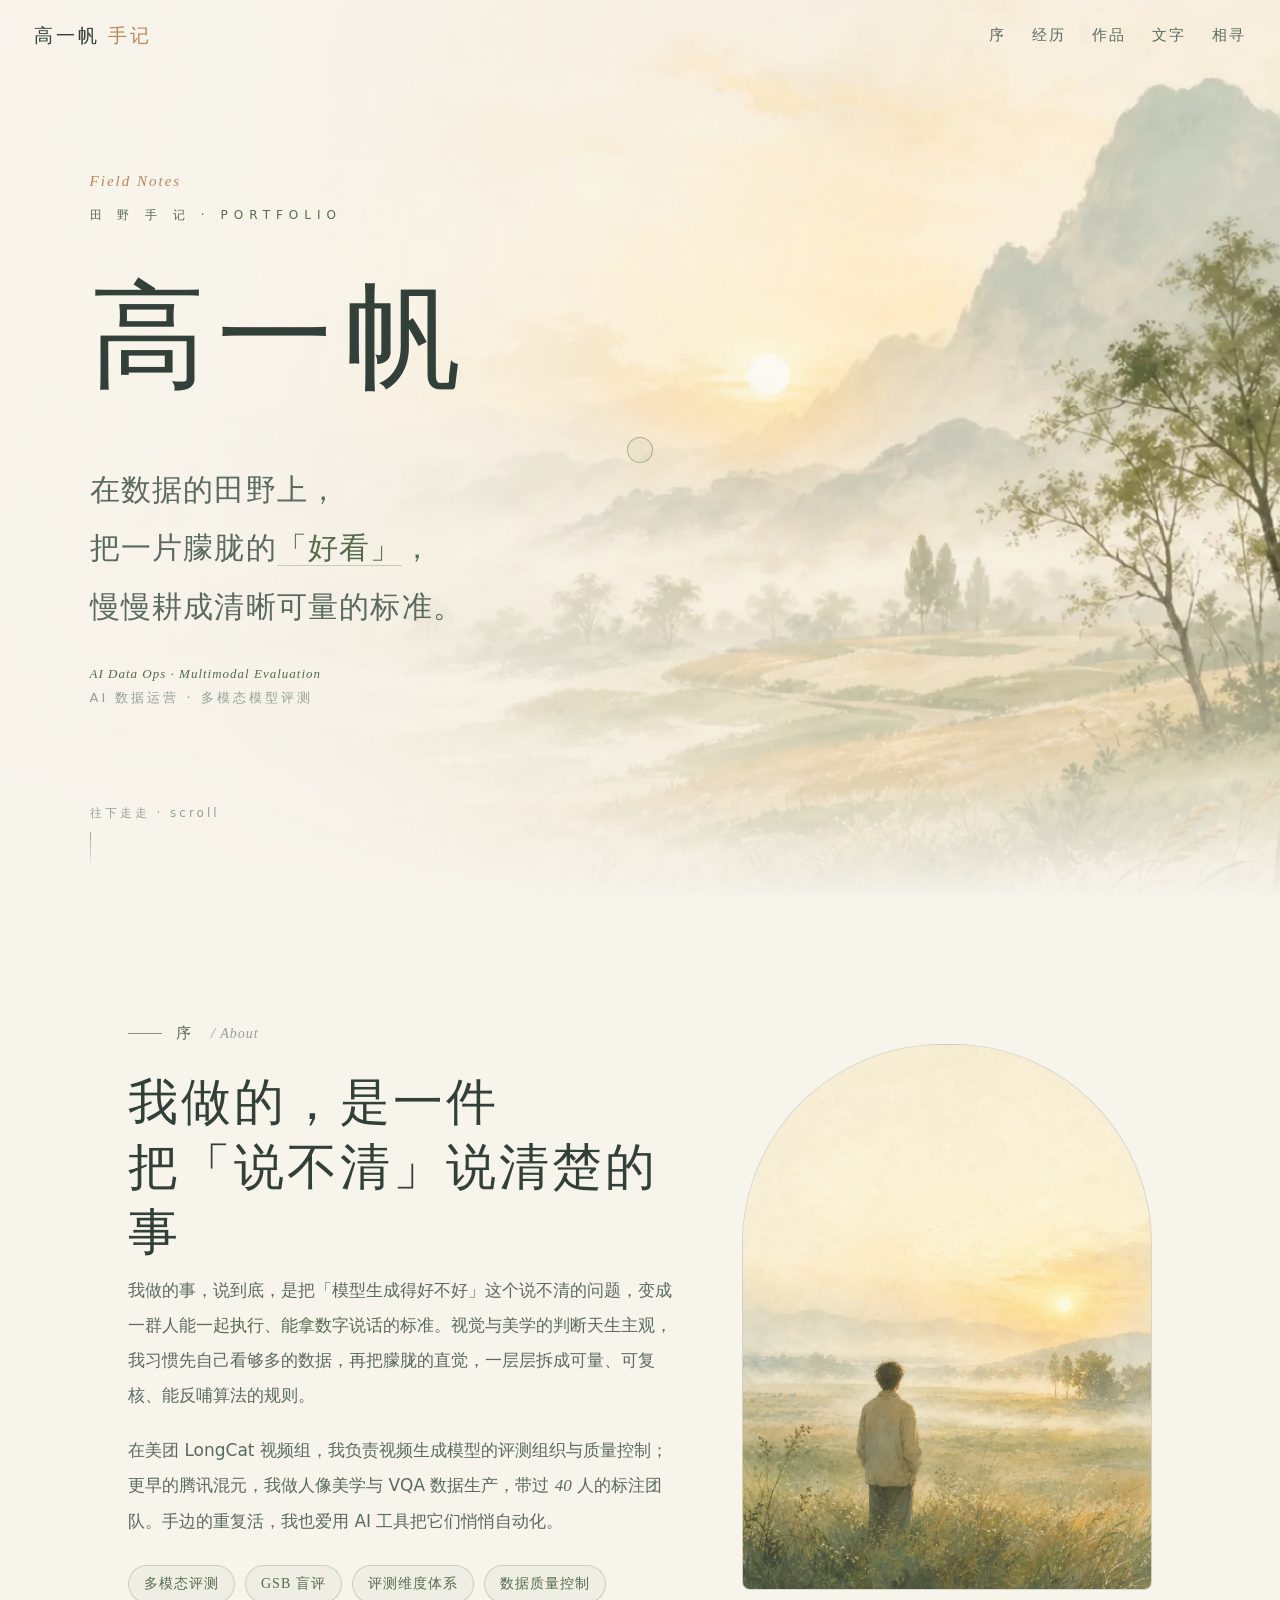
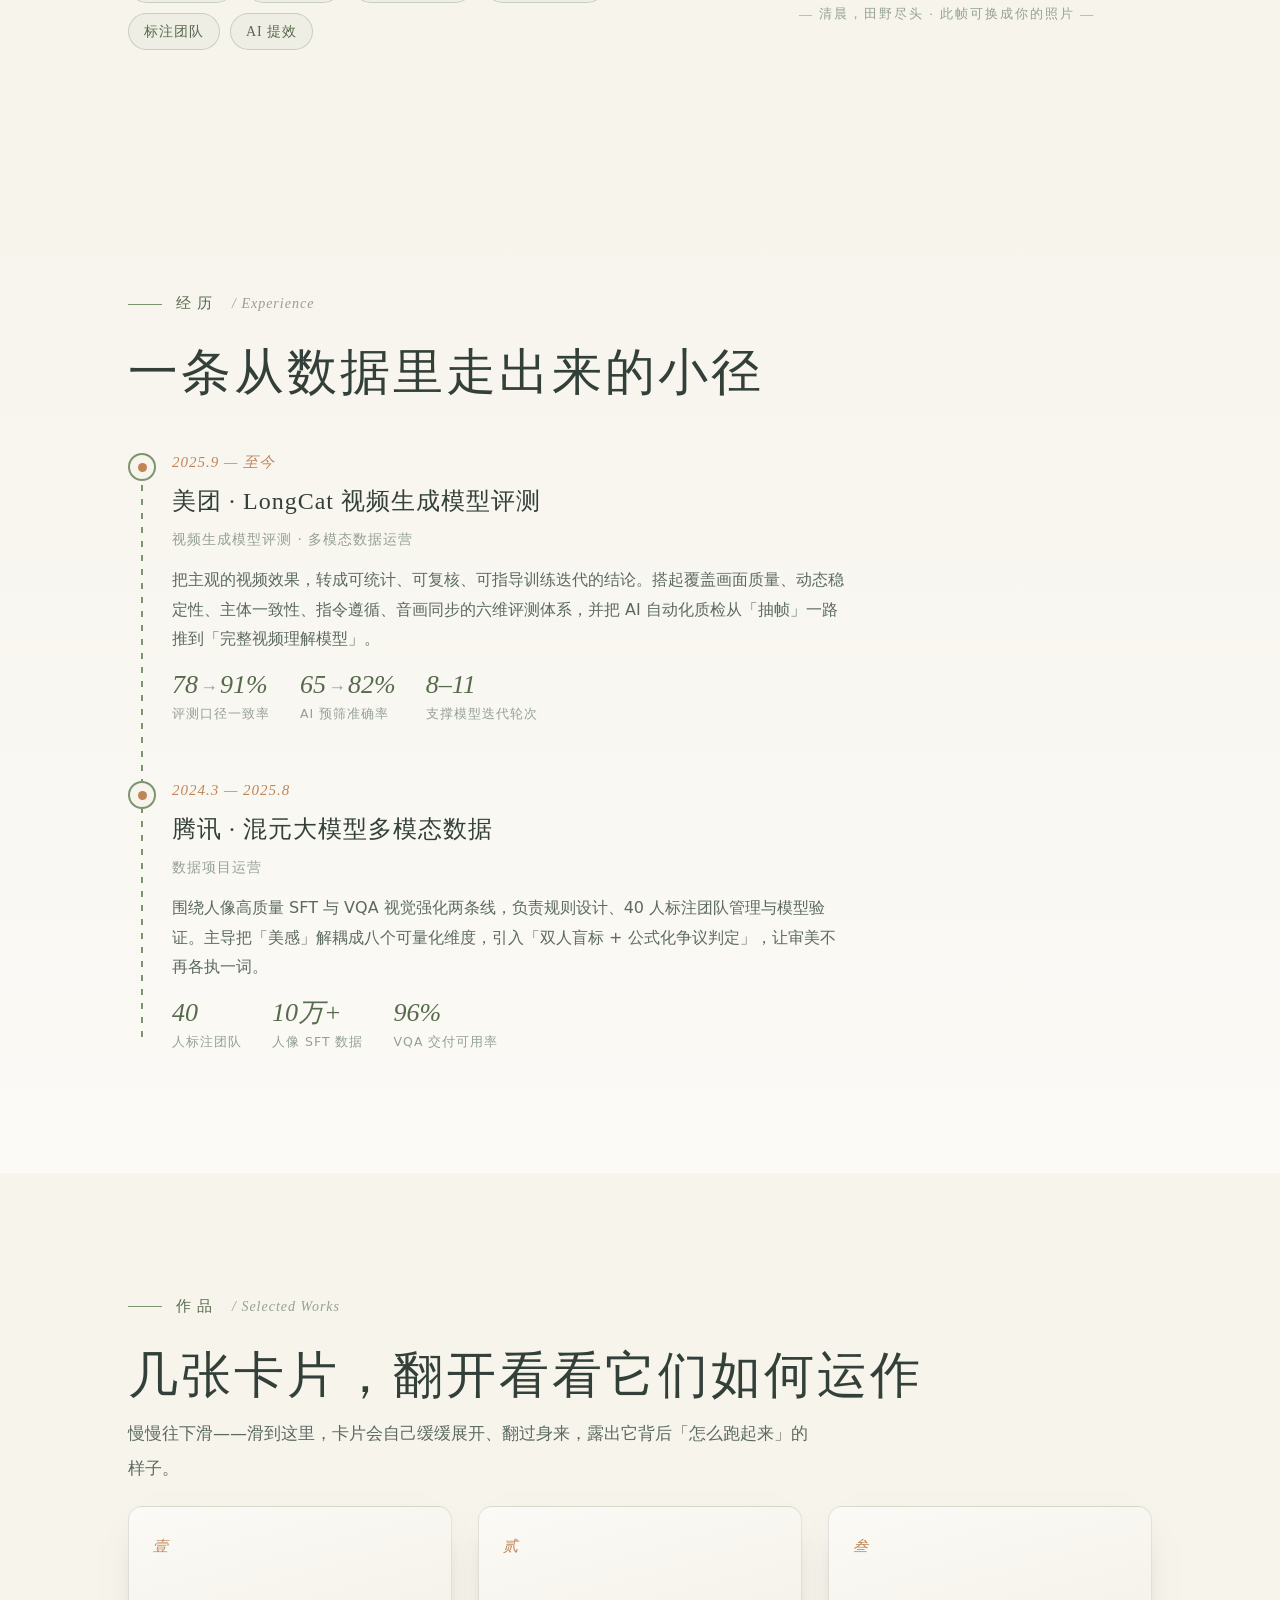
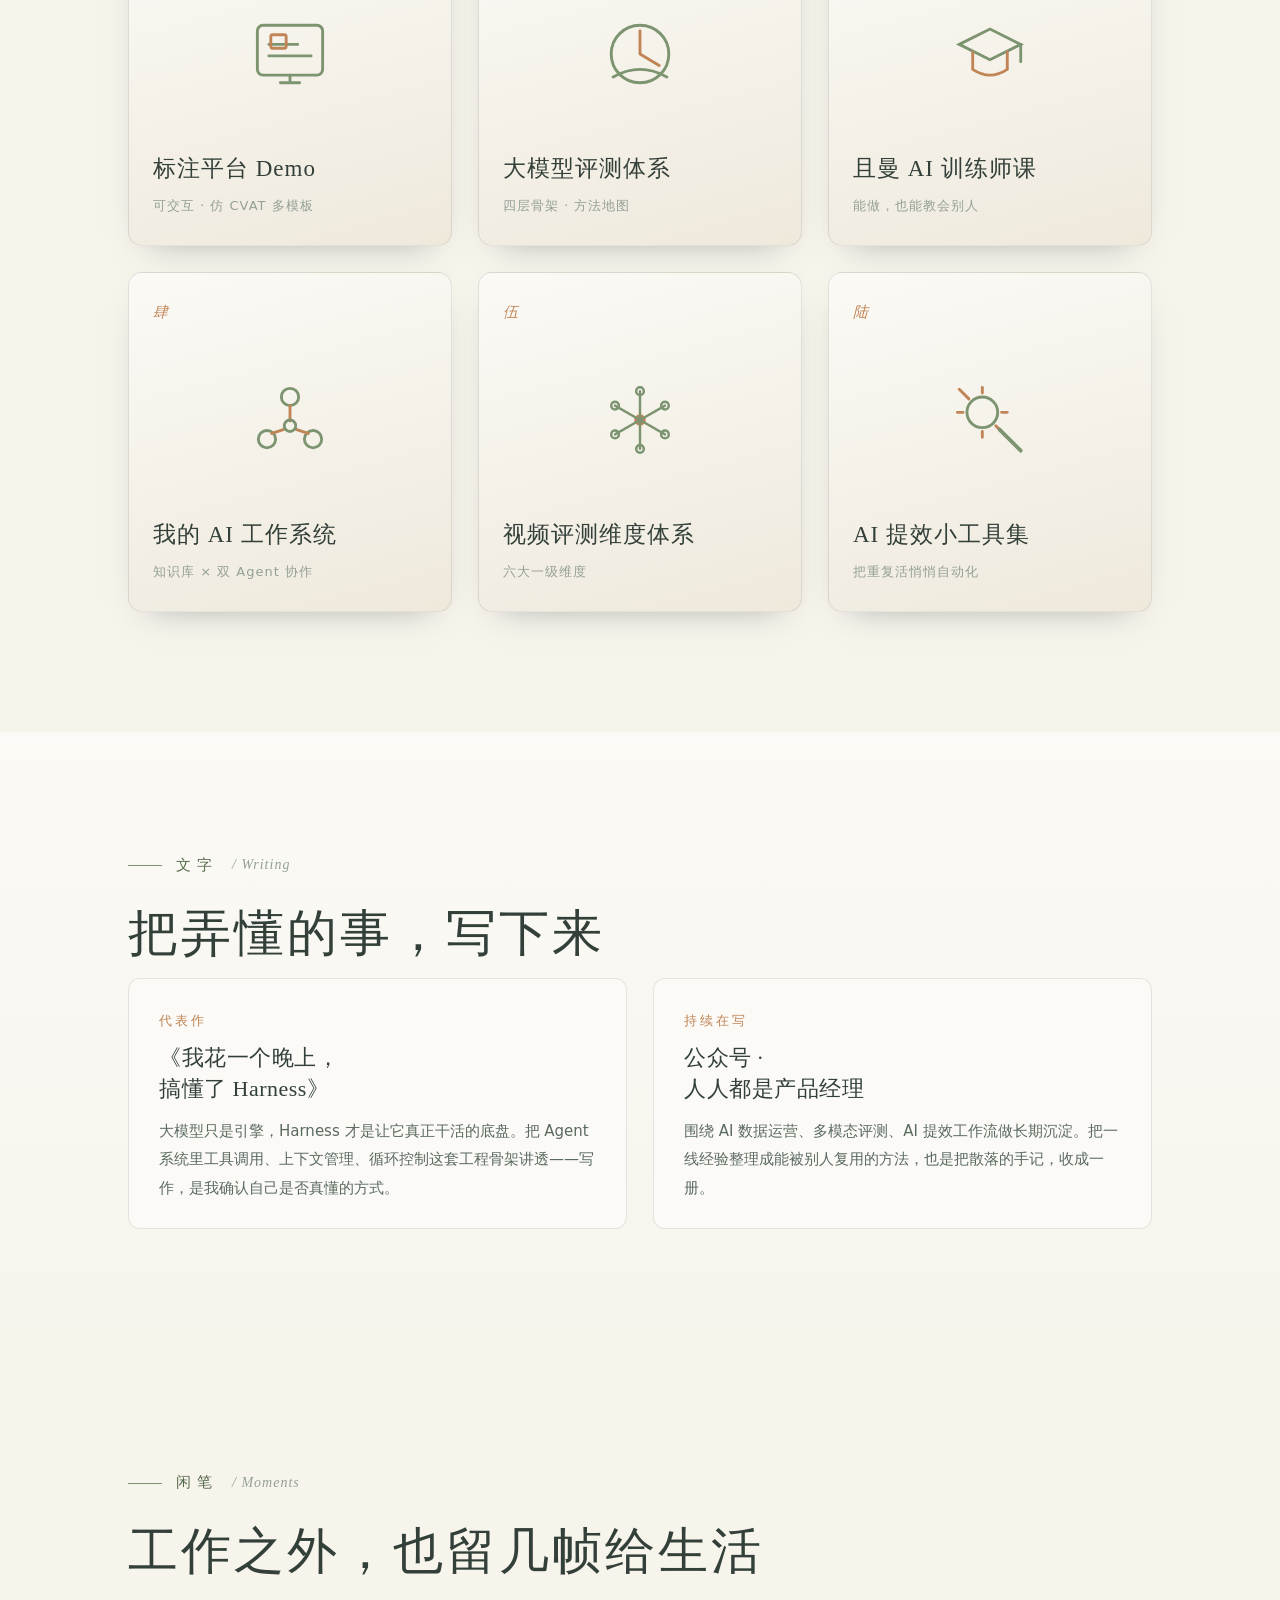
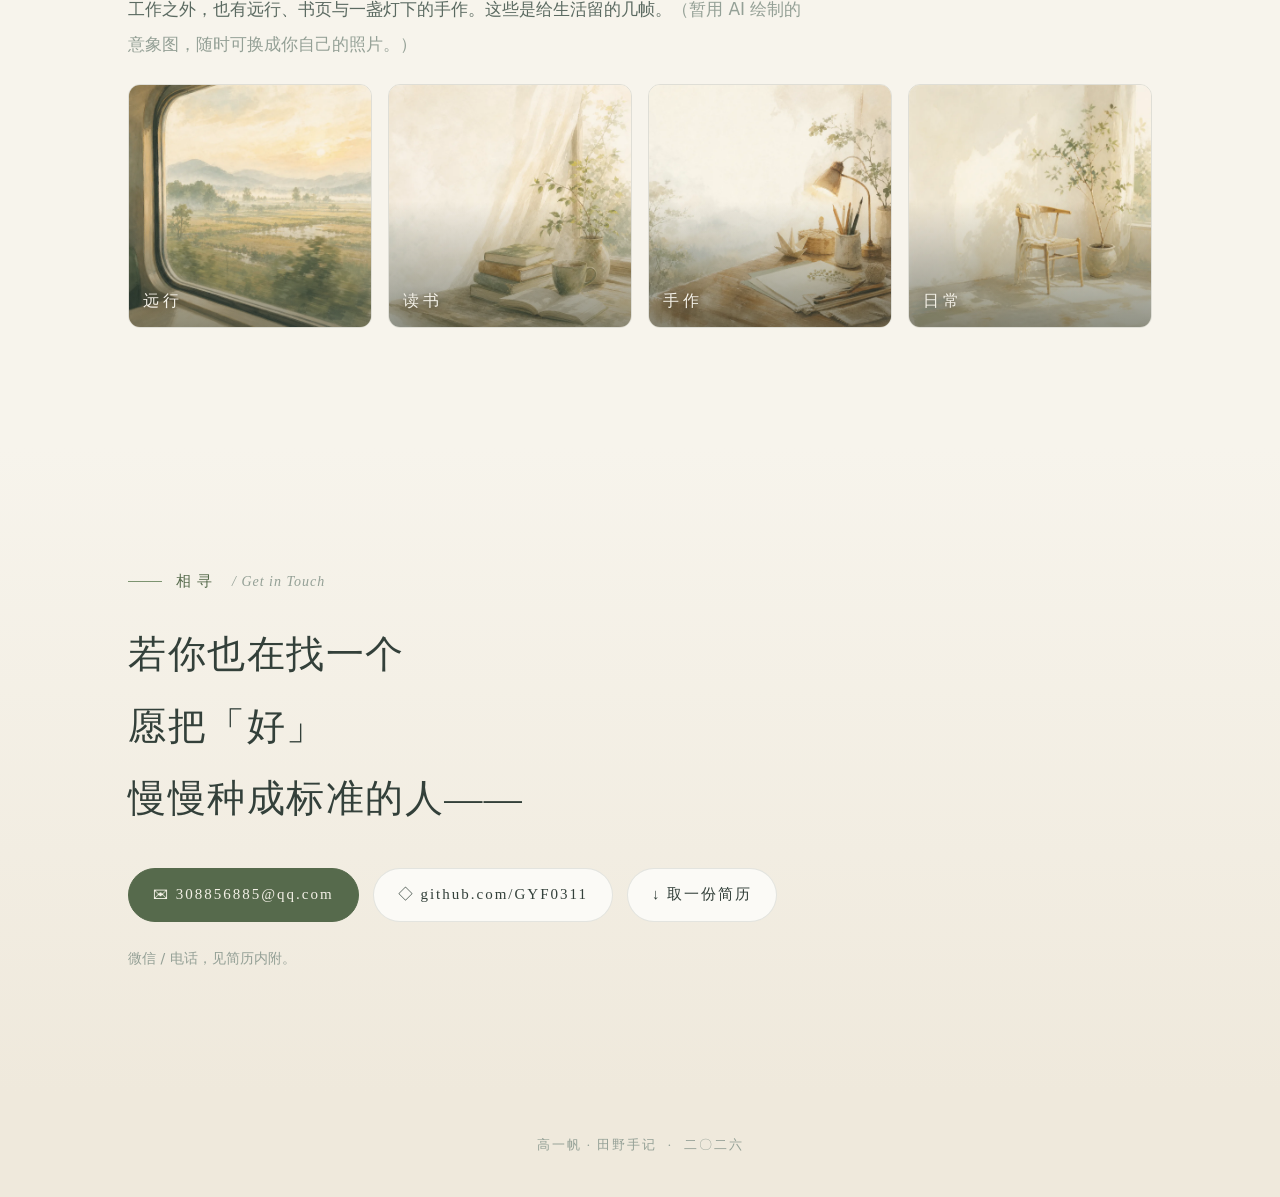
<file: index.html>
<!doctype html>
<html lang="zh-CN">
<head>
<meta charset="UTF-8" />
<meta name="viewport" content="width=device-width, initial-scale=1" />
<meta name="theme-color" content="#f7f4ec" />
<link rel="icon" type="image/svg+xml" href="assets/favicon.svg" />
<title>高一帆 · 手记</title>
<meta name="description" content="高一帆的个人手记 — 在 AI 的田野上，把一片朦胧的「好」，耕成清晰可量的标准。AI 数据运营 · 多模态模型评测。" />
<meta property="og:title" content="高一帆 · 手记" />
<meta property="og:description" content="把主观的「好」，耕成可丈量的标准。" />
<style>
/* ============================================================
   高一帆 · 手记 —— 田园诗意 · 白
   自包含单文件，无外链、无 CDN、离线可开
   ============================================================ */
:root{
  --paper:#f7f4ec; --paper-2:#efe9dc; --mist:#fbfaf6;
  --ink:#33403a; --ink-soft:#5b6a61; --ink-faint:#94a096;
  --moss:#7d9471; --moss-deep:#566a4c;
  --terra:#c08457; --sky:#a9c2cc; --gold:#d8b45f;
  --line:rgba(51,64,58,.12);
  --serif:"Songti SC","STSong","SimSun","Noto Serif SC","Source Han Serif SC",serif;
  --sans:"PingFang SC","Hiragino Sans GB","Microsoft YaHei",system-ui,-apple-system,sans-serif;
  --latin:Georgia,"Times New Roman",serif;
  --maxw:1080px;
}
*{box-sizing:border-box;margin:0;padding:0}
html{scroll-behavior:smooth;color-scheme:light}
body{
  font-family:var(--sans); color:var(--ink); background:var(--paper);
  line-height:1.85; -webkit-font-smoothing:antialiased; overflow-x:hidden;
}
a{color:inherit;text-decoration:none}
img{max-width:100%;display:block}

/* 交互与无障碍基线 */
a,button,.card3d,.c-btn,.moment{touch-action:manipulation;-webkit-tap-highlight-color:transparent}
a:focus-visible,button:focus-visible,.card3d:focus-visible,.c-btn:focus-visible{
  outline:2px solid var(--moss);outline-offset:3px;border-radius:5px}
section[id],header[id]{scroll-margin-top:82px}
.chap-title,.cover-poem,.milestone h3,.card-front h3,.letter h3,.sign-poem{text-wrap:balance}
.s-num,.big-num,.milestone .when{font-variant-numeric:tabular-nums}
/* 跳到正文 */
.skip{position:absolute;left:-999px;top:8px;z-index:200;background:var(--moss-deep);color:#f3f0e6;
  padding:10px 18px;border-radius:8px;font-family:var(--serif);letter-spacing:2px}
.skip:focus{left:16px}

/* 纸张纹理 + 微噪点 */
body::before{
  content:""; position:fixed; inset:0; z-index:1; pointer-events:none; opacity:.5;
  background-image:url("data:image/svg+xml,%3Csvg xmlns='http://www.w3.org/2000/svg' width='140' height='140'%3E%3Cfilter id='n'%3E%3CfeTurbulence type='fractalNoise' baseFrequency='0.85' numOctaves='2' stitchTiles='stitch'/%3E%3CfeColorMatrix type='saturate' values='0'/%3E%3C/filter%3E%3Crect width='100%25' height='100%25' filter='url(%23n)' opacity='0.045'/%3E%3C/svg%3E");
  mix-blend-mode:multiply;
}

.wrap{max-width:var(--maxw);margin:0 auto;padding:0 28px;position:relative;z-index:2}

/* 自定义光标跟随点（桌面） */
.cursor-dot{position:fixed;top:0;left:0;width:26px;height:26px;border-radius:50%;
  border:1px solid rgba(125,148,113,.55);background:rgba(125,148,113,.06);
  transform:translate(-50%,-50%);pointer-events:none;z-index:9999;
  transition:width .25s,height .25s,background .25s,border-color .25s;mix-blend-mode:multiply}
.cursor-dot.big{width:64px;height:64px;background:rgba(216,180,95,.10);border-color:rgba(216,180,95,.5)}
@media (hover:none){.cursor-dot{display:none}}

/* ---------------- 顶部细导航 ---------------- */
#nav{position:fixed;top:0;left:0;right:0;z-index:80;
  display:flex;align-items:center;justify-content:space-between;
  padding:18px max(34px,env(safe-area-inset-right)) 18px max(34px,env(safe-area-inset-left));
  transition:padding .4s,background .4s,box-shadow .4s}
#nav.solid{background:rgba(247,244,236,.82);backdrop-filter:blur(10px);
  box-shadow:0 1px 0 var(--line);padding:12px 34px}
#nav .brand{font-family:var(--serif);font-size:19px;letter-spacing:3px;color:var(--ink)}
#nav .seal{color:var(--terra)}
#nav .links{display:flex;gap:26px;font-family:var(--serif);font-size:15px;letter-spacing:2px;color:var(--ink-soft)}
#nav .links a{position:relative;transition:color .25s}
#nav .links a::after{content:"";position:absolute;left:0;bottom:-4px;width:0;height:1px;background:var(--moss);transition:width .3s}
#nav .links a:hover{color:var(--moss-deep)}
#nav .links a:hover::after{width:100%}
#nav .menu{display:none;font-size:22px;color:var(--ink);background:none;border:0;cursor:pointer}

/* ---------------- 封面 ---------------- */
#cover{position:relative;height:100vh;min-height:620px;overflow:hidden;z-index:2}
#scene{position:absolute;inset:0;z-index:1}
#scene .scene-img{position:absolute;inset:-8%;background-image:url("assets/img/hero-bg.webp");
  background-size:cover;background-position:74% 46%}
.layer{will-change:transform;transition:transform .18s ease-out}
#cover .veil-left{position:absolute;inset:0;z-index:2;pointer-events:none;
  background:linear-gradient(100deg,rgba(247,244,236,.94) 0%,rgba(247,244,236,.78) 24%,rgba(247,244,236,.34) 46%,rgba(247,244,236,0) 66%)}
#cover .veil{position:absolute;left:0;right:0;bottom:0;height:38%;z-index:2;pointer-events:none;
  background:linear-gradient(to bottom,rgba(247,244,236,0) 0%,rgba(247,244,236,.5) 58%,var(--paper) 100%)}
.cover-copy{position:absolute;z-index:3;left:0;top:50%;transform:translateY(-52%);text-align:left;
  padding:0 24px 0 max(48px,7vw);max-width:min(780px,94vw)}
.cover-en{font-family:var(--latin);font-style:italic;font-size:15px;letter-spacing:2px;color:var(--terra);
  opacity:0;animation:fadeUp 1.1s .25s forwards}
.cover-kicker{font-family:var(--sans);letter-spacing:6px;font-size:12px;color:var(--moss-deep);
  margin-top:8px;opacity:0;animation:fadeUp 1.1s .35s forwards}
.cover-name{font-family:var(--serif);font-weight:400;font-size:clamp(52px,11vw,116px);letter-spacing:.1em;
  color:var(--ink);margin:4px 0 2px;
  opacity:0;animation:fadeUp 1.2s .5s forwards}
.cover-poem{font-family:var(--serif);font-size:clamp(19px,2.6vw,30px);color:var(--ink-soft);
  letter-spacing:.04em;line-height:1.95;max-width:18em;margin:16px 0 0;
  opacity:0;animation:fadeUp 1.3s .85s forwards}
.cover-poem .hl{color:var(--moss-deep);border-bottom:1px solid rgba(125,148,113,.4);padding-bottom:1px}
.cover-sub{font-family:var(--sans);font-size:13px;letter-spacing:3px;color:var(--ink-faint);margin-top:26px;
  opacity:0;animation:fadeUp 1.3s 1.15s forwards}
.cover-sub .en{font-family:var(--latin);font-style:italic;letter-spacing:1px;color:var(--moss-deep)}
.scroll-cue{position:absolute;left:max(48px,7vw);bottom:34px;z-index:4;text-align:left;
  font-family:var(--sans);font-size:12px;letter-spacing:3px;color:var(--ink-faint);
  opacity:0;animation:fadeIn 1.4s 1.6s forwards}
.scroll-cue .arrow{display:block;margin:8px 0 0;width:1px;height:34px;background:linear-gradient(var(--ink-faint),transparent);
  animation:cue 2.2s ease-in-out infinite}
@keyframes cue{0%,100%{transform:scaleY(.5);opacity:.4;transform-origin:top}50%{transform:scaleY(1);opacity:1;transform-origin:top}}
@keyframes fadeUp{from{opacity:0;transform:translateY(26px)}to{opacity:1;transform:none}}
@keyframes fadeIn{from{opacity:0}to{opacity:1}}

/* ---------------- 通用区块 ---------------- */
section.chapter{position:relative;z-index:2;padding:120px 0;background:var(--paper)}
.chap-mark{font-family:var(--serif);font-size:15px;letter-spacing:6px;color:var(--moss-deep);
  display:flex;align-items:center;gap:14px;margin-bottom:22px}
.chap-mark::before{content:"";width:34px;height:1px;background:var(--moss)}
.chap-mark .en{font-family:var(--latin);font-style:italic;font-size:14px;letter-spacing:1px;color:var(--ink-faint)}
.chap-mark .en::before{content:"/ "}
.chap-title{font-family:var(--serif);font-weight:400;font-size:clamp(30px,4.4vw,50px);
  letter-spacing:.06em;line-height:1.3;color:var(--ink);margin-bottom:8px}
.prose{font-size:17px;color:var(--ink-soft);max-width:40em;line-height:2.05}
.prose + .prose{margin-top:20px}
.prose .ink{color:var(--moss-deep);font-family:var(--serif)}
.big-num{font-family:var(--latin);font-style:italic}

/* 落款印章 */
.seal-stamp{display:inline-flex;align-items:center;justify-content:center;width:52px;height:52px;
  border:1.5px solid var(--terra);border-radius:8px;color:var(--terra);font-family:var(--serif);
  font-size:22px;letter-spacing:-2px;line-height:1;transform:rotate(-4deg)}

/* reveal（仅在 JS 开启时隐藏，避免无 JS 空白） */
.js .reveal{opacity:0;transform:translateY(34px);transition:opacity 1s cubic-bezier(.2,.7,.2,1),transform 1s cubic-bezier(.2,.7,.2,1)}
.js .reveal.in{opacity:1;transform:none}
.js .reveal.d1{transition-delay:.1s}.js .reveal.d2{transition-delay:.22s}.js .reveal.d3{transition-delay:.34s}
.js .reveal.d4{transition-delay:.46s}.js .reveal.d5{transition-delay:.58s}

/* 序 · About 布局 */
.about-grid{display:grid;grid-template-columns:1.15fr .85fr;gap:60px;align-items:center}
.about-portrait{position:relative}
.about-portrait .frame img{width:100%;height:100%;object-fit:cover;display:block}
.about-portrait .frame{border:1px solid var(--line);border-radius:200px 200px 8px 8px;overflow:hidden;
  background:linear-gradient(160deg,#eef0e6,#e7ddcb);aspect-ratio:3/4}
.about-portrait figcaption{font-family:var(--serif);font-size:13px;color:var(--ink-faint);text-align:center;margin-top:12px;letter-spacing:2px}
.chips{display:flex;flex-wrap:wrap;gap:10px;margin-top:26px}
.chip{font-family:var(--serif);font-size:14px;letter-spacing:1px;color:var(--moss-deep);
  padding:5px 15px;border:1px solid rgba(125,148,113,.35);border-radius:999px;background:rgba(125,148,113,.06)}

/* 经历 · 小径 */
.path{position:relative;margin-top:20px;padding-left:44px}
.path::before{content:"";position:absolute;left:13px;top:8px;bottom:8px;width:2px;
  background:repeating-linear-gradient(var(--moss) 0 6px,transparent 6px 14px)}
.milestone{position:relative;margin-bottom:52px}
.milestone:last-child{margin-bottom:0}
.milestone .dot{position:absolute;left:-44px;top:4px;width:28px;height:28px;border-radius:50%;
  background:var(--paper);border:2px solid var(--moss);display:flex;align-items:center;justify-content:center}
.milestone .dot::after{content:"";width:9px;height:9px;border-radius:50%;background:var(--terra)}
.milestone .when{font-family:var(--latin);font-style:italic;font-size:15px;color:var(--terra);letter-spacing:1px}
.milestone h3{font-family:var(--serif);font-weight:400;font-size:24px;letter-spacing:1px;color:var(--ink);margin:2px 0 4px}
.milestone .who{font-size:14px;color:var(--ink-faint);letter-spacing:1px;margin-bottom:12px}
.milestone p{font-size:16px;color:var(--ink-soft);max-width:42em}
.stat-row{display:flex;flex-wrap:wrap;gap:30px;margin-top:18px}
.stat .s-num{font-family:var(--latin);font-style:italic;font-size:26px;color:var(--moss-deep);line-height:1}
.stat .s-num .to{color:var(--ink-faint);font-style:normal;font-size:18px;margin:0 2px}
.stat .s-lbl{font-size:12.5px;color:var(--ink-faint);letter-spacing:1px;margin-top:4px}

/* 作品 · 卡片花园 */
.garden{display:grid;grid-template-columns:repeat(3,1fr);gap:26px;margin-top:14px;perspective:1600px}
.card3d{position:relative;height:340px;cursor:pointer;transform-style:preserve-3d;display:block}
.js .card3d.unfold{animation:unfold 1s cubic-bezier(.2,.7,.2,1) both}
@keyframes unfold{from{opacity:0;transform:rotateX(-82deg) translateY(30px);transform-origin:top center}
  to{opacity:1;transform:none}}
.card-inner{position:relative;width:100%;height:100%;transform-style:preserve-3d;
  transition:transform .14s linear}
.card3d.flipped .card-inner{transform:rotateY(180deg)}
.card-face{position:absolute;inset:0;backface-visibility:hidden;-webkit-backface-visibility:hidden;
  border:1px solid var(--line);border-radius:14px;padding:26px 24px;overflow:hidden;
  display:flex;flex-direction:column;box-shadow:0 14px 34px -22px rgba(51,64,58,.5)}
.card-front{background:linear-gradient(165deg,var(--mist),var(--paper-2))}
.card-front .num{font-family:var(--latin);font-style:italic;font-size:15px;color:var(--terra)}
.card-front .illo{flex:1;display:flex;align-items:center;justify-content:center;margin:6px 0}
.card-front .illo svg{width:96px;height:96px}
.card-front h3{font-family:var(--serif);font-weight:400;font-size:23px;letter-spacing:1px;color:var(--ink)}
.card-front .tag{font-size:13px;color:var(--ink-faint);letter-spacing:1px;margin-top:4px}
.card-front .flip-hint{font-family:var(--serif);font-size:13px;color:var(--moss-deep);letter-spacing:2px;margin-top:12px;opacity:.75}
.card-back{background:linear-gradient(165deg,#586a4c,#3f4d38);color:#eef1e6;transform:rotateY(180deg);
  border-color:rgba(255,255,255,.14)}
.card-back .bk-title{font-family:var(--serif);font-size:19px;letter-spacing:1px;color:#f2f4ea;line-height:1.2}
.card-back .bk-mark{font-family:var(--serif);font-size:12px;letter-spacing:4px;color:var(--gold);margin:2px 0 4px}
.card-back .bk-viz{flex:1;display:flex;align-items:center;justify-content:center;margin:2px 0;min-height:0}
.card-back .bk-viz svg{width:100%;max-height:150px}
.card-back p{font-size:13.5px;line-height:1.7;color:#d7ddcd}
.card-back .go{font-family:var(--serif);font-size:14px;letter-spacing:2px;color:var(--gold);margin-top:10px;
  display:inline-flex;align-items:center;gap:6px;align-self:flex-start;border-bottom:1px solid rgba(216,180,95,.5);padding-bottom:2px}

/* 文字 · Writing */
.letters{display:grid;grid-template-columns:1fr 1fr;gap:26px;margin-top:12px}
.letter{border:1px solid var(--line);border-radius:12px;padding:30px 30px 26px;background:var(--mist);
  transition:transform .5s,box-shadow .5s}
.letter:hover{transform:translateY(-5px);box-shadow:0 18px 40px -26px rgba(51,64,58,.5)}
.letter .lb{font-family:var(--serif);font-size:13px;letter-spacing:3px;color:var(--terra)}
.letter h3{font-family:var(--serif);font-weight:400;font-size:22px;letter-spacing:.5px;color:var(--ink);margin:10px 0 12px;line-height:1.4}
.letter p{font-size:15px;color:var(--ink-soft);line-height:1.9}

/* 生活 · 意象图 */
.moments{display:grid;grid-template-columns:repeat(4,1fr);gap:16px;margin-top:14px}
.moment{position:relative;aspect-ratio:1;border-radius:12px;overflow:hidden;border:1px solid var(--line);margin:0}
.moment img{width:100%;height:100%;object-fit:cover;display:block;transition:transform .6s cubic-bezier(.2,.7,.2,1)}
.moment:hover img{transform:scale(1.06)}
.moment::after{content:"";position:absolute;inset:0;background:linear-gradient(to top,rgba(45,56,49,.5),transparent 52%);pointer-events:none}
.moment figcaption{position:absolute;left:14px;bottom:11px;z-index:2;font-family:var(--serif);
  font-size:16px;letter-spacing:4px;color:#f4f1e8;text-shadow:0 1px 8px rgba(0,0,0,.45)}

/* 联系 · 落款 */
#contact{background:linear-gradient(180deg,var(--paper),var(--paper-2))}
.sign-poem{font-family:var(--serif);font-size:clamp(22px,3.4vw,38px);line-height:1.9;color:var(--ink);letter-spacing:.04em;max-width:16em}
.contact-lines{display:flex;flex-wrap:wrap;gap:14px;margin-top:34px}
.c-btn{font-family:var(--serif);font-size:15px;letter-spacing:2px;color:var(--ink);
  padding:12px 24px;border:1px solid var(--line);border-radius:999px;background:var(--mist);
  display:inline-flex;align-items:center;gap:9px;
  transition:border-color .3s,color .3s,background .3s,transform .3s}
.c-btn:hover{border-color:var(--moss);color:var(--moss-deep);transform:translateY(-2px)}
.c-btn.primary{background:var(--moss-deep);color:#f3f0e6;border-color:var(--moss-deep)}
.c-btn.primary:hover{background:var(--moss);color:#fff}

footer{position:relative;z-index:2;text-align:center;padding:40px 0;background:var(--paper-2);
  font-family:var(--serif);font-size:13px;letter-spacing:2px;color:var(--ink-faint)}

@media (max-width:820px){
  #nav .links{position:fixed;inset:60px 0 auto 0;flex-direction:column;gap:0;background:rgba(247,244,236,.97);
    backdrop-filter:blur(12px);padding:6px 0;box-shadow:0 8px 24px -14px rgba(0,0,0,.3);transform:translateY(-130%);transition:transform .32s}
  #nav .links.open{transform:none}
  #nav .links a{padding:15px 34px;border-bottom:1px solid var(--line)}
  #nav .menu{display:block}
  section.chapter{padding:80px 0}
  .about-grid{grid-template-columns:1fr;gap:34px}
  .about-portrait{max-width:300px;margin:0 auto}
  .garden{grid-template-columns:1fr;perspective:1200px}
  .card3d{height:320px}
  .letters{grid-template-columns:1fr}
  .moments{grid-template-columns:repeat(2,1fr)}
}
@media (prefers-reduced-motion:reduce){
  *{animation:none!important}
  .js .reveal{opacity:1;transform:none}
  .layer{transition:none}
  .card-inner{transition:none}
}
</style>
</head>
<body>

<a class="skip" href="#about">跳到正文</a>
<div class="cursor-dot" id="cur" aria-hidden="true"></div>

<!-- ===== 顶部导航 ===== -->
<nav id="nav">
  <a class="brand" href="#cover">高一帆<span class="seal"> 手记</span></a>
  <button class="menu" aria-label="打开目录" aria-expanded="false">☰</button>
  <div class="links">
    <a href="#about">序</a>
    <a href="#exp">经历</a>
    <a href="#works">作品</a>
    <a href="#writing">文字</a>
    <a href="#contact">相寻</a>
  </div>
</nav>

<!-- ===== 封面 ===== -->
<header id="cover">
  <div id="scene">
    <!-- 背景层：AI 生成的晨雾田野水彩（随鼠标/滚动做视差） -->
    <div class="scene-img layer" data-depth="16" aria-hidden="true"></div>
  </div>
  <div class="veil-left"></div>
  <div class="veil"></div>
  <div class="cover-copy">
    <div class="cover-en" translate="no">Field Notes</div>
    <div class="cover-kicker">田 野 手 记 · PORTFOLIO</div>
    <h1 class="cover-name">高一帆</h1>
    <p class="cover-poem">在数据的田野上，<br>把一片朦胧的<span class="hl">「好看」</span>，<br>慢慢耕成清晰可量的标准。</p>
    <p class="cover-sub"><span class="en" translate="no">AI Data Ops · Multimodal Evaluation</span><br>AI 数据运营 · 多模态模型评测</p>
  </div>
  <div class="scroll-cue">往下走走 · scroll<span class="arrow"></span></div>
</header>

<!-- ===== 序 · About ===== -->
<section class="chapter" id="about">
  <div class="wrap about-grid">
    <div>
      <div class="chap-mark reveal">序 <span class="en" translate="no">About</span></div>
      <h2 class="chap-title reveal d1">我做的，是一件<br>把「说不清」说清楚的事</h2>
      <p class="prose reveal d2">我做的事，说到底，是把「模型生成得好不好」这个说不清的问题，变成一群人能<span class="ink">一起执行、能拿数字说话</span>的标准。视觉与美学的判断天生主观，我习惯先自己看够多的数据，再把朦胧的直觉，一层层拆成可量、可复核、能反哺算法的规则。</p>
      <p class="prose reveal d3">在美团 LongCat 视频组，我负责视频生成模型的评测组织与质量控制；更早的腾讯混元，我做人像美学与 VQA 数据生产，带过 <span class="big-num">40</span> 人的标注团队。手边的重复活，我也爱用 AI 工具把它们悄悄自动化。</p>
      <div class="chips reveal d4">
        <span class="chip">多模态评测</span><span class="chip">GSB 盲评</span><span class="chip">评测维度体系</span>
        <span class="chip">数据质量控制</span><span class="chip">标注团队</span><span class="chip">AI 提效</span>
      </div>
    </div>
    <figure class="about-portrait reveal d2">
      <div class="frame" id="portraitFrame">
        <img src="assets/img/portrait.webp" width="1200" height="1600" loading="lazy" decoding="async"
             alt="清晨薄雾的田野里，一个望向远方的背影" />
      </div>
      <figcaption>— 清晨，田野尽头 · 此帧可换成你的照片 —</figcaption>
    </figure>
  </div>
</section>

<!-- ===== 经历 · 小径 ===== -->
<section class="chapter" id="exp" style="background:linear-gradient(180deg,var(--paper),var(--mist))">
  <div class="wrap">
    <div class="chap-mark reveal">经历 <span class="en" translate="no">Experience</span></div>
    <h2 class="chap-title reveal d1">一条从数据里走出来的小径</h2>
    <div class="path" style="margin-top:44px">
      <div class="milestone reveal d1">
        <span class="dot"></span>
        <div class="when">2025.9 — 至今</div>
        <h3>美团 · LongCat 视频生成模型评测</h3>
        <div class="who">视频生成模型评测 · 多模态数据运营</div>
        <p>把主观的视频效果，转成可统计、可复核、可指导训练迭代的结论。搭起覆盖画面质量、动态稳定性、主体一致性、指令遵循、音画同步的六维评测体系，并把 AI 自动化质检从「抽帧」一路推到「完整视频理解模型」。</p>
        <div class="stat-row">
          <div class="stat"><div class="s-num">78<span class="to">→</span>91%</div><div class="s-lbl">评测口径一致率</div></div>
          <div class="stat"><div class="s-num">65<span class="to">→</span>82%</div><div class="s-lbl">AI 预筛准确率</div></div>
          <div class="stat"><div class="s-num">8–11</div><div class="s-lbl">支撑模型迭代轮次</div></div>
        </div>
      </div>
      <div class="milestone reveal d2">
        <span class="dot"></span>
        <div class="when">2024.3 — 2025.8</div>
        <h3>腾讯 · 混元大模型多模态数据</h3>
        <div class="who">数据项目运营</div>
        <p>围绕人像高质量 SFT 与 VQA 视觉强化两条线，负责规则设计、40 人标注团队管理与模型验证。主导把「美感」解耦成八个可量化维度，引入「双人盲标 + 公式化争议判定」，让审美不再各执一词。</p>
        <div class="stat-row">
          <div class="stat"><div class="s-num">40</div><div class="s-lbl">人标注团队</div></div>
          <div class="stat"><div class="s-num">10万+</div><div class="s-lbl">人像 SFT 数据</div></div>
          <div class="stat"><div class="s-num">96%</div><div class="s-lbl">VQA 交付可用率</div></div>
        </div>
      </div>
    </div>
  </div>
</section>

<!-- ===== 作品 · 卡片花园 ===== -->
<section class="chapter" id="works">
  <div class="wrap">
    <div class="chap-mark reveal">作品 <span class="en" translate="no">Selected Works</span></div>
    <h2 class="chap-title reveal d1">几张卡片，翻开看看它们如何运作</h2>
    <p class="prose reveal d2" style="margin-bottom:20px">慢慢往下滑——滑到这里，卡片会自己缓缓展开、翻过身来，露出它背后「怎么跑起来」的样子。</p>
    <div class="garden">

      <!-- 1 标注平台 -->
      <a class="card3d" href="projects/annotation-demo/index.html">
        <div class="card-inner">
          <div class="card-face card-front">
            <div class="num">壹</div>
            <div class="illo"><svg aria-hidden="true" viewBox="0 0 100 100" fill="none" stroke="#7d9471" stroke-width="3" stroke-linecap="round"><rect x="16" y="20" width="68" height="52" rx="6"/><path d="M28 40h30M28 52h44"/><rect x="30" y="30" width="16" height="14" rx="2" stroke="#c08457"/><path d="M40 80h20M50 72v8"/></svg></div>
            <h3>标注平台 Demo</h3>
            <div class="tag">可交互 · 仿 CVAT 多模板</div>
          </div>
          <div class="card-face card-back">
            <div class="bk-mark">如 何 运 作</div>
            <div class="bk-viz"><svg aria-hidden="true" viewBox="0 0 300 120" fill="none"><g stroke="#cfe0bf" stroke-width="2"><rect x="6" y="44" width="58" height="32" rx="5"/><rect x="86" y="44" width="58" height="32" rx="5"/><rect x="166" y="44" width="58" height="32" rx="5"/><rect x="246" y="44" width="48" height="32" rx="5"/></g><g fill="#e7edda" font-family="serif" font-size="11" text-anchor="middle"><text x="35" y="64">原始数据</text><text x="115" y="64">标注</text><text x="195" y="64">校验</text><text x="270" y="64">结果</text></g><g stroke="#d8b45f" stroke-width="2" marker-end="url(#ah)"><path d="M64 60h20"/><path d="M144 60h20"/><path d="M224 60h20"/></g><defs><marker id="ah" markerWidth="8" markerHeight="8" refX="6" refY="3" orient="auto"><path d="M0 0l6 3-6 3z" fill="#d8b45f"/></marker></defs></svg></div>
            <p>10 个场景走通「原始数据 → 标注 → 结果」的完整链路，一个统一平台切换不同模板去标不同的数据。</p>
            <span class="go">点开体验 →</span>
          </div>
        </div></a>

      <!-- 2 评测体系 -->
      <a class="card3d" href="projects/eval-research.html">
        <div class="card-inner">
          <div class="card-face card-front">
            <div class="num">贰</div>
            <div class="illo"><svg aria-hidden="true" viewBox="0 0 100 100" fill="none" stroke="#7d9471" stroke-width="3" stroke-linecap="round"><circle cx="50" cy="50" r="30"/><path d="M50 50L50 26M50 50l20 12" stroke="#c08457"/><path d="M22 74q28-16 56 0"/></svg></div>
            <h3>大模型评测体系</h3>
            <div class="tag">四层骨架 · 方法地图</div>
          </div>
          <div class="card-face card-back">
            <div class="bk-mark">如 何 运 作</div>
            <div class="bk-viz"><svg aria-hidden="true" viewBox="0 0 220 150" fill="none"><g stroke="#d8b45f" stroke-width="2" stroke-dasharray="4 5"><path d="M110 35 A 38 38 0 0 1 148 73" marker-end="url(#a2)"/><path d="M148 73 A 38 38 0 0 1 110 111" marker-end="url(#a2)"/><path d="M110 111 A 38 38 0 0 1 72 73" marker-end="url(#a2)"/><path d="M72 73 A 38 38 0 0 1 110 35" marker-end="url(#a2)"/></g><g fill="#e7edda" font-family="serif" font-size="11" text-anchor="middle"><text x="110" y="20">定维度</text><text x="184" y="77">盲评 GSB</text><text x="110" y="142">归因 badcase</text><text x="36" y="77">反哺算法</text></g><defs><marker id="a2" markerWidth="8" markerHeight="8" refX="5" refY="3" orient="auto"><path d="M0 0l6 3-6 3z" fill="#d8b45f"/></marker></defs></svg></div>
            <p>从「评什么」一路推到「什么条件下跑」，让一群人对同一段视频，打出一致的分。</p>
            <span class="go">读一读 →</span>
          </div>
        </div></a>

      <!-- 3 课程 -->
      <a class="card3d" href="projects/teaching.html">
        <div class="card-inner">
          <div class="card-face card-front">
            <div class="num">叁</div>
            <div class="illo"><svg aria-hidden="true" viewBox="0 0 100 100" fill="none" stroke="#7d9471" stroke-width="3" stroke-linecap="round"><path d="M18 40l32-16 32 16-32 16z"/><path d="M32 48v18q18 12 36 0V48" stroke="#c08457"/><path d="M82 40v18"/></svg></div>
            <h3>且曼 AI 训练师课</h3>
            <div class="tag">能做，也能教会别人</div>
          </div>
          <div class="card-face card-back">
            <div class="bk-mark">如 何 运 作</div>
            <div class="bk-viz"><svg aria-hidden="true" viewBox="0 0 280 120" fill="none"><g stroke="#d8b45f" stroke-width="2"><path d="M20 92l44-16 44-16 44-16 44-16" stroke-dasharray="3 4"/></g><g fill="#cfe0bf"><circle cx="20" cy="92" r="5"/><circle cx="88" cy="70" r="5"/><circle cx="156" cy="52" r="5"/><circle cx="224" cy="34" r="5"/></g><g fill="#e7edda" font-family="serif" font-size="11" text-anchor="middle"><text x="20" y="112">接需求</text><text x="88" y="92">写规则</text><text x="156" y="42">Prompt</text><text x="236" y="24">Workflow</text></g></svg></div>
            <p>接需求 → 写规则 → Prompt → Workflow → 复核回流，一条学生能亲手跑通的主线。</p>
            <span class="go">看课程 →</span>
          </div>
        </div></a>

      <!-- 4 AI 工作系统 -->
      <a class="card3d" href="projects/ai-workflow.html">
        <div class="card-inner">
          <div class="card-face card-front">
            <div class="num">肆</div>
            <div class="illo"><svg aria-hidden="true" viewBox="0 0 100 100" fill="none" stroke="#7d9471" stroke-width="3" stroke-linecap="round"><circle cx="50" cy="26" r="9"/><circle cx="26" cy="70" r="9"/><circle cx="74" cy="70" r="9"/><path d="M50 35v16M43 60l-12 4M57 60l12 4" stroke="#c08457"/><circle cx="50" cy="56" r="6"/></svg></div>
            <h3>我的 AI 工作系统</h3>
            <div class="tag">知识库 × 双 Agent 协作</div>
          </div>
          <div class="card-face card-back">
            <div class="bk-mark">如 何 运 作</div>
            <div class="bk-viz"><svg aria-hidden="true" viewBox="0 0 280 120" fill="none"><g stroke="#cfe0bf" stroke-width="2" fill="none"><rect x="10" y="50" width="56" height="26" rx="5"/><rect x="92" y="50" width="56" height="26" rx="5"/><rect x="174" y="24" width="60" height="26" rx="5"/><rect x="174" y="76" width="60" height="26" rx="5"/></g><g fill="#e7edda" font-family="serif" font-size="10" text-anchor="middle"><text x="38" y="67">资料</text><text x="120" y="67">lorekit</text><text x="204" y="41">Claude</text><text x="204" y="93">Codex</text></g><g stroke="#d8b45f" stroke-width="2"><path d="M66 63h22" marker-end="url(#a4)"/><path d="M148 60l24-20" marker-end="url(#a4)"/><path d="M148 66l24 20" marker-end="url(#a4)"/></g><defs><marker id="a4" markerWidth="8" markerHeight="8" refX="5" refY="3" orient="auto"><path d="M0 0l6 3-6 3z" fill="#d8b45f"/></marker></defs></svg></div>
            <p>资料经 lorekit 编译成长期知识库，Claude 主控 × Codex 第二工程师分工协作，把重复活自动化。</p>
            <span class="go">看系统 →</span>
          </div>
        </div></a>

      <!-- 5 视频维度 -->
      <a class="card3d" href="projects/eval-research.html#dimensions">
        <div class="card-inner">
          <div class="card-face card-front">
            <div class="num">伍</div>
            <div class="illo"><svg aria-hidden="true" viewBox="0 0 100 100" fill="none" stroke="#7d9471" stroke-width="2.6" stroke-linecap="round"><circle cx="50" cy="50" r="6" fill="#c08457" stroke="none"/><g><path d="M50 50V20M50 50l26 15M50 50l26-15M50 50L24 65M50 50L24 35M50 50v30"/></g><circle cx="50" cy="20" r="4"/><circle cx="76" cy="65" r="4"/><circle cx="76" cy="35" r="4"/><circle cx="24" cy="65" r="4"/><circle cx="24" cy="35" r="4"/><circle cx="50" cy="80" r="4"/></svg></div>
            <h3>视频评测维度体系</h3>
            <div class="tag">六大一级维度</div>
          </div>
          <div class="card-face card-back">
            <div class="bk-mark">六 维 放 射</div>
            <div class="bk-viz"><svg aria-hidden="true" viewBox="0 0 240 130" fill="none"><circle cx="120" cy="65" r="5" fill="#d8b45f"/><g stroke="#cfe0bf" stroke-width="1.6"><path d="M120 65L120 22M120 65l52 26M120 65l52-26M120 65L68 91M120 65L68 39M120 65v50"/></g><g fill="#e7edda" font-family="serif" font-size="10" text-anchor="middle"><text x="120" y="16">画面质量</text><text x="196" y="30">动态稳定</text><text x="196" y="100">主体一致</text><text x="120" y="128">指令遵循</text><text x="44" y="100">音画同步</text><text x="44" y="34">整体观感</text></g></svg></div>
            <p>把一段视频拆成六个正交维度，每个维度都配「拆解口径」和典型 badcase，让判断可复现。</p>
            <span class="go">看维度 →</span>
          </div>
        </div></a>

      <!-- 6 小工具 -->
      <a class="card3d" href="projects/ai-workflow.html#tools">
        <div class="card-inner">
          <div class="card-face card-front">
            <div class="num">陆</div>
            <div class="illo"><svg aria-hidden="true" viewBox="0 0 100 100" fill="none" stroke="#7d9471" stroke-width="3" stroke-linecap="round"><circle cx="42" cy="42" r="16"/><path d="M42 22v-6M42 68v-6M22 42h-6M68 42h-6M56 56l10 10M28 28L18 18" stroke="#c08457"/><path d="M60 60l22 22" stroke-width="4"/></svg></div>
            <h3>AI 提效小工具集</h3>
            <div class="tag">把重复活悄悄自动化</div>
          </div>
          <div class="card-face card-back">
            <div class="bk-mark">一 些 手 作</div>
            <div class="bk-viz"><svg aria-hidden="true" viewBox="0 0 240 120" fill="none"><g fill="#e7edda" font-family="serif" font-size="11" text-anchor="middle"><text x="60" y="40">爬虫脚本</text><text x="180" y="40">音视频分离</text><text x="60" y="80">抽帧描述</text><text x="180" y="80">批处理</text></g><g stroke="#d8b45f" stroke-width="1.6" stroke-dasharray="3 4"><rect x="20" y="24" width="80" height="24" rx="12"/><rect x="130" y="24" width="90" height="24" rx="12"/><rect x="20" y="64" width="80" height="24" rx="12"/><rect x="130" y="64" width="90" height="24" rx="12"/></g></svg></div>
            <p>爬取、抽帧、音视频分离、自动化描述——把爬下来的重复流程做成插件，给同学用。</p>
            <span class="go">看工具 →</span>
          </div>
        </div>
      </a>

    </div>
  </div>
</section>

<!-- ===== 文字 · Writing ===== -->
<section class="chapter" id="writing" style="background:linear-gradient(180deg,var(--mist),var(--paper))">
  <div class="wrap">
    <div class="chap-mark reveal">文字 <span class="en" translate="no">Writing</span></div>
    <h2 class="chap-title reveal d1">把弄懂的事，写下来</h2>
    <div class="letters">
      <article class="letter reveal d1">
        <div class="lb">代表作</div>
        <h3>《我花一个晚上，<br>搞懂了 Harness》</h3>
        <p>大模型只是引擎，Harness 才是让它真正干活的底盘。把 Agent 系统里工具调用、上下文管理、循环控制这套工程骨架讲透——写作，是我确认自己是否真懂的方式。</p>
      </article>
      <article class="letter reveal d2">
        <div class="lb">持续在写</div>
        <h3>公众号 ·<br>人人都是产品经理</h3>
        <p>围绕 AI 数据运营、多模态评测、AI 提效工作流做长期沉淀。把一线经验整理成能被别人复用的方法，也是把散落的手记，收成一册。</p>
      </article>
    </div>
  </div>
</section>

<!-- ===== 生活 · 留白 ===== -->
<section class="chapter" id="life">
  <div class="wrap">
    <div class="chap-mark reveal">闲笔 <span class="en" translate="no">Moments</span></div>
    <h2 class="chap-title reveal d1">工作之外，也留几帧给生活</h2>
    <p class="prose reveal d2" style="margin-bottom:22px">工作之外，也有远行、书页与一盏灯下的手作。这些是给生活留的几帧。<span style="color:var(--ink-faint)">（暂用 AI 绘制的意象图，随时可换成你自己的照片。）</span></p>
    <div class="moments reveal d3">
      <figure class="moment"><img src="assets/img/life-1-travel.webp" width="1100" height="1100" loading="lazy" decoding="async" alt="车窗外掠过的田园" /><figcaption>远行</figcaption></figure>
      <figure class="moment"><img src="assets/img/life-2-reading.webp" width="1100" height="1100" loading="lazy" decoding="async" alt="窗边的书与热饮" /><figcaption>读书</figcaption></figure>
      <figure class="moment"><img src="assets/img/life-3-craft.webp" width="1100" height="1100" loading="lazy" decoding="async" alt="暖灯下的书桌与手作" /><figcaption>手作</figcaption></figure>
      <figure class="moment"><img src="assets/img/life-4-daily.webp" width="1100" height="1100" loading="lazy" decoding="async" alt="洒进阳光的安静角落" /><figcaption>日常</figcaption></figure>
    </div>
  </div>
</section>

<!-- ===== 联系 · 落款 ===== -->
<section class="chapter" id="contact">
  <div class="wrap">
    <div class="chap-mark reveal">相寻 <span class="en" translate="no">Get in Touch</span></div>
    <p class="sign-poem reveal d1">若你也在找一个<br>愿把「好」<br>慢慢种成标准的人——</p>
    <div class="contact-lines reveal d2">
      <a class="c-btn primary" href="mailto:308856885@qq.com">✉ 308856885@qq.com</a>
      <a class="c-btn" href="https://github.com/GYF0311" target="_blank" rel="noopener">◇ github.com/GYF0311</a>
      <a class="c-btn" href="assets/高一帆-AI数据运营简历.pdf" target="_blank" rel="noopener">↓ 取一份简历</a>
    </div>
    <p class="prose reveal d3" style="margin-top:22px;font-size:14px;color:var(--ink-faint)">微信 / 电话，见简历内附。</p>
  </div>
</section>

<footer>高一帆 · 田野手记 &nbsp;·&nbsp; 二〇二六</footer>

<script>
(function(){
  "use strict";
  document.documentElement.classList.add("js");
  var reduce = matchMedia("(prefers-reduced-motion: reduce)").matches;

  /* 顶栏实心化 */
  var nav = document.getElementById("nav");
  addEventListener("scroll", function(){ nav.classList.toggle("solid", scrollY > 40); }, {passive:true});

  /* 移动端菜单 */
  var menu = nav.querySelector(".menu"), links = nav.querySelector(".links");
  function setMenu(open){ links.classList.toggle("open", open); menu.setAttribute("aria-expanded", open?"true":"false"); menu.setAttribute("aria-label", open?"关闭目录":"打开目录"); }
  menu.addEventListener("click", function(){ setMenu(!links.classList.contains("open")); });
  links.addEventListener("click", function(e){ if(e.target.tagName==="A") setMenu(false); });

  /* 光标跟随 */
  var cur = document.getElementById("cur");
  if(matchMedia("(hover:hover)").matches && !reduce){
    var cx=innerWidth/2, cy=innerHeight/2, tx=cx, ty=cy;
    addEventListener("mousemove", function(e){ tx=e.clientX; ty=e.clientY; });
    (function loop(){ cx+=(tx-cx)*.18; cy+=(ty-cy)*.18; cur.style.transform="translate("+cx+"px,"+cy+"px) translate(-50%,-50%)"; requestAnimationFrame(loop); })();
    document.querySelectorAll("a,.card3d,.c-btn,.moment").forEach(function(el){
      el.addEventListener("mouseenter", function(){ cur.classList.add("big"); });
      el.addEventListener("mouseleave", function(){ cur.classList.remove("big"); });
    });
  } else { cur.style.display="none"; }

  /* 封面视差：鼠标 + 滚动 */
  var scene = document.getElementById("scene");
  var layers = [].slice.call(document.querySelectorAll("#scene .layer"));
  var mx=0, my=0;
  if(!reduce){
    addEventListener("mousemove", function(e){
      mx = (e.clientX/innerWidth - .5); my = (e.clientY/innerHeight - .5);
      paint();
    });
    addEventListener("scroll", paint, {passive:true});
  }
  function paint(){
    var sc = scrollY;
    layers.forEach(function(l){
      var d = parseFloat(l.getAttribute("data-depth"))||0;
      var x = -mx*d, y = -my*(d*.5) + sc*(d*0.045);
      l.style.transform = "translate3d("+x+"px,"+y+"px,0) scale(1.06)";
    });
  }
  paint();

  /* 滚动揭幕 */
  var io = new IntersectionObserver(function(en){
    en.forEach(function(x){ if(x.isIntersecting){ x.target.classList.add("in"); io.unobserve(x.target); } });
  }, {threshold:.15, rootMargin:"0px 0px -6% 0px"});
  document.querySelectorAll(".reveal").forEach(function(el){ io.observe(el); });

  /* 卡片翻面：与滚动条绑定，随滚动逐渐翻页（不用点击） */
  var cards = [].slice.call(document.querySelectorAll(".card3d"));
  // 把正面标题也补到背面，翻过去后仍知道是哪个项目
  cards.forEach(function(c){
    var t = c.querySelector(".card-front h3"), back = c.querySelector(".card-back");
    if(t && back){ var h = document.createElement("div"); h.className="bk-title"; h.textContent = t.textContent; back.insertBefore(h, back.firstChild); }
  });
  var inners = cards.map(function(c){ return c.querySelector(".card-inner"); });
  if(reduce){
    inners.forEach(function(el){ el.style.transform = "rotateY(180deg)"; }); // 减少动效：直接展示内容面
  } else {
    var ticking = false;
    function flipByScroll(){
      var vh = innerHeight, top = vh * 0.82, bot = vh * 0.40; // 卡片中心从 82%→40% 屏高之间，线性翻 0→180°
      for(var i=0;i<cards.length;i++){
        var r = cards[i].getBoundingClientRect(), cy = r.top + r.height/2;
        var p = (top - cy) / (top - bot); p = p < 0 ? 0 : (p > 1 ? 1 : p);
        inners[i].style.transform = "rotateY(" + (p * 180).toFixed(2) + "deg)";
      }
      ticking = false;
    }
    addEventListener("scroll", function(){ if(!ticking){ ticking = true; requestAnimationFrame(flipByScroll); } }, {passive:true});
    addEventListener("resize", flipByScroll);
    flipByScroll();
  }
  // 整张卡仍是链接：点任意处 / 回车前往对应项目
})();
</script>
</body>
</html>
</file>
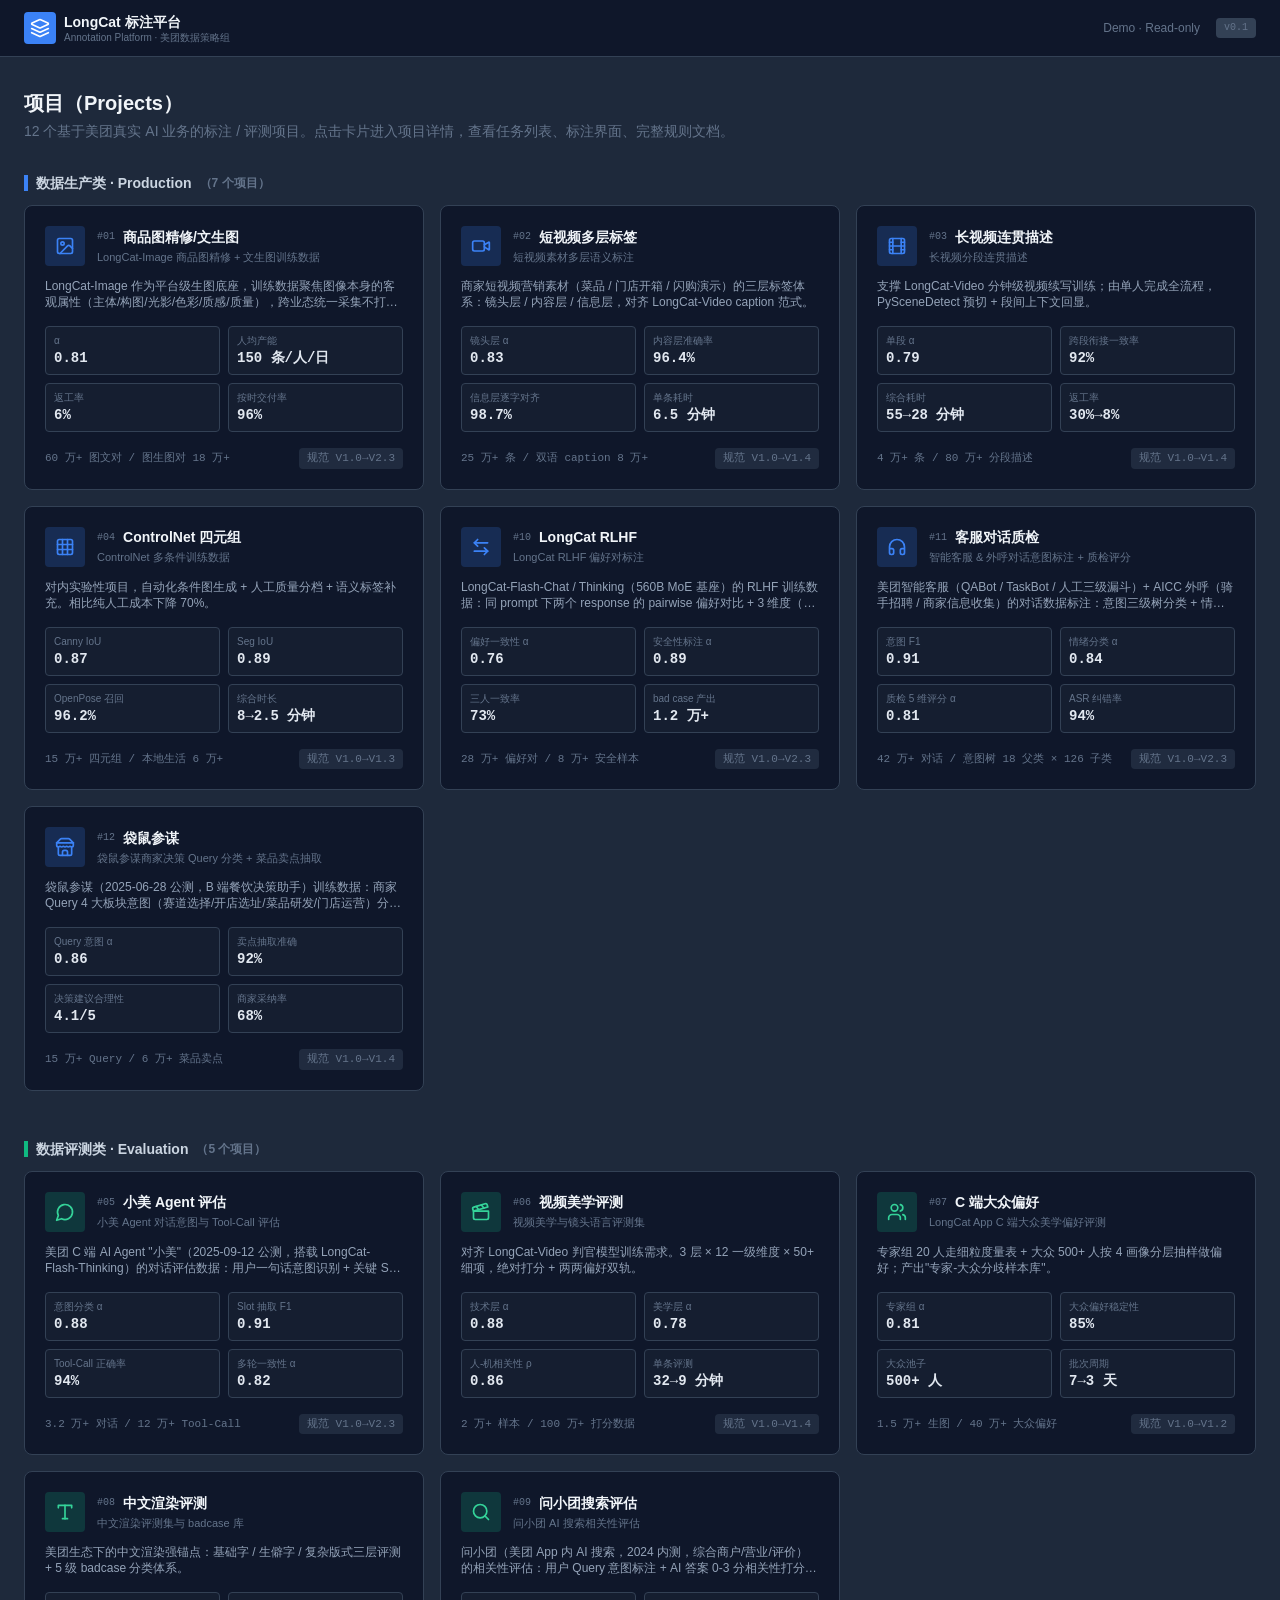
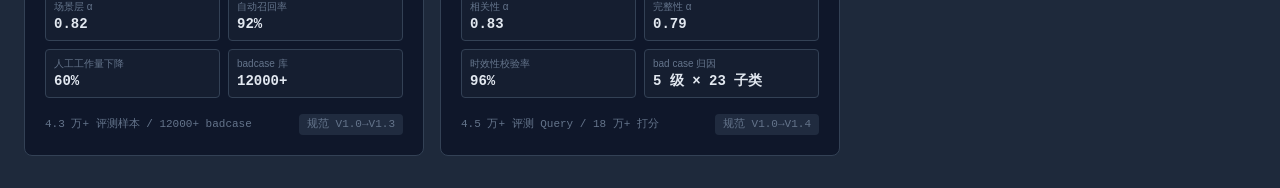
<file: projects/annotation-demo/index.html>
<!doctype html>
<html lang="zh-CN">
  <head>
    <meta charset="UTF-8" />
    <link rel="icon" type="image/svg+xml" href="./favicon.svg" />
    <meta name="viewport" content="width=1280,initial-scale=1" />
    <title>LongCat 标注平台 · Annotation Platform</title>
    <script type="module" crossorigin src="./assets/index-q4Q-eAlD.js"></script>
    <link rel="stylesheet" crossorigin href="./assets/index-Clq8YKck.css">
  </head>
  <body class="bg-cvat-bg">
    <div id="root"></div>
  </body>
</html>
</file>
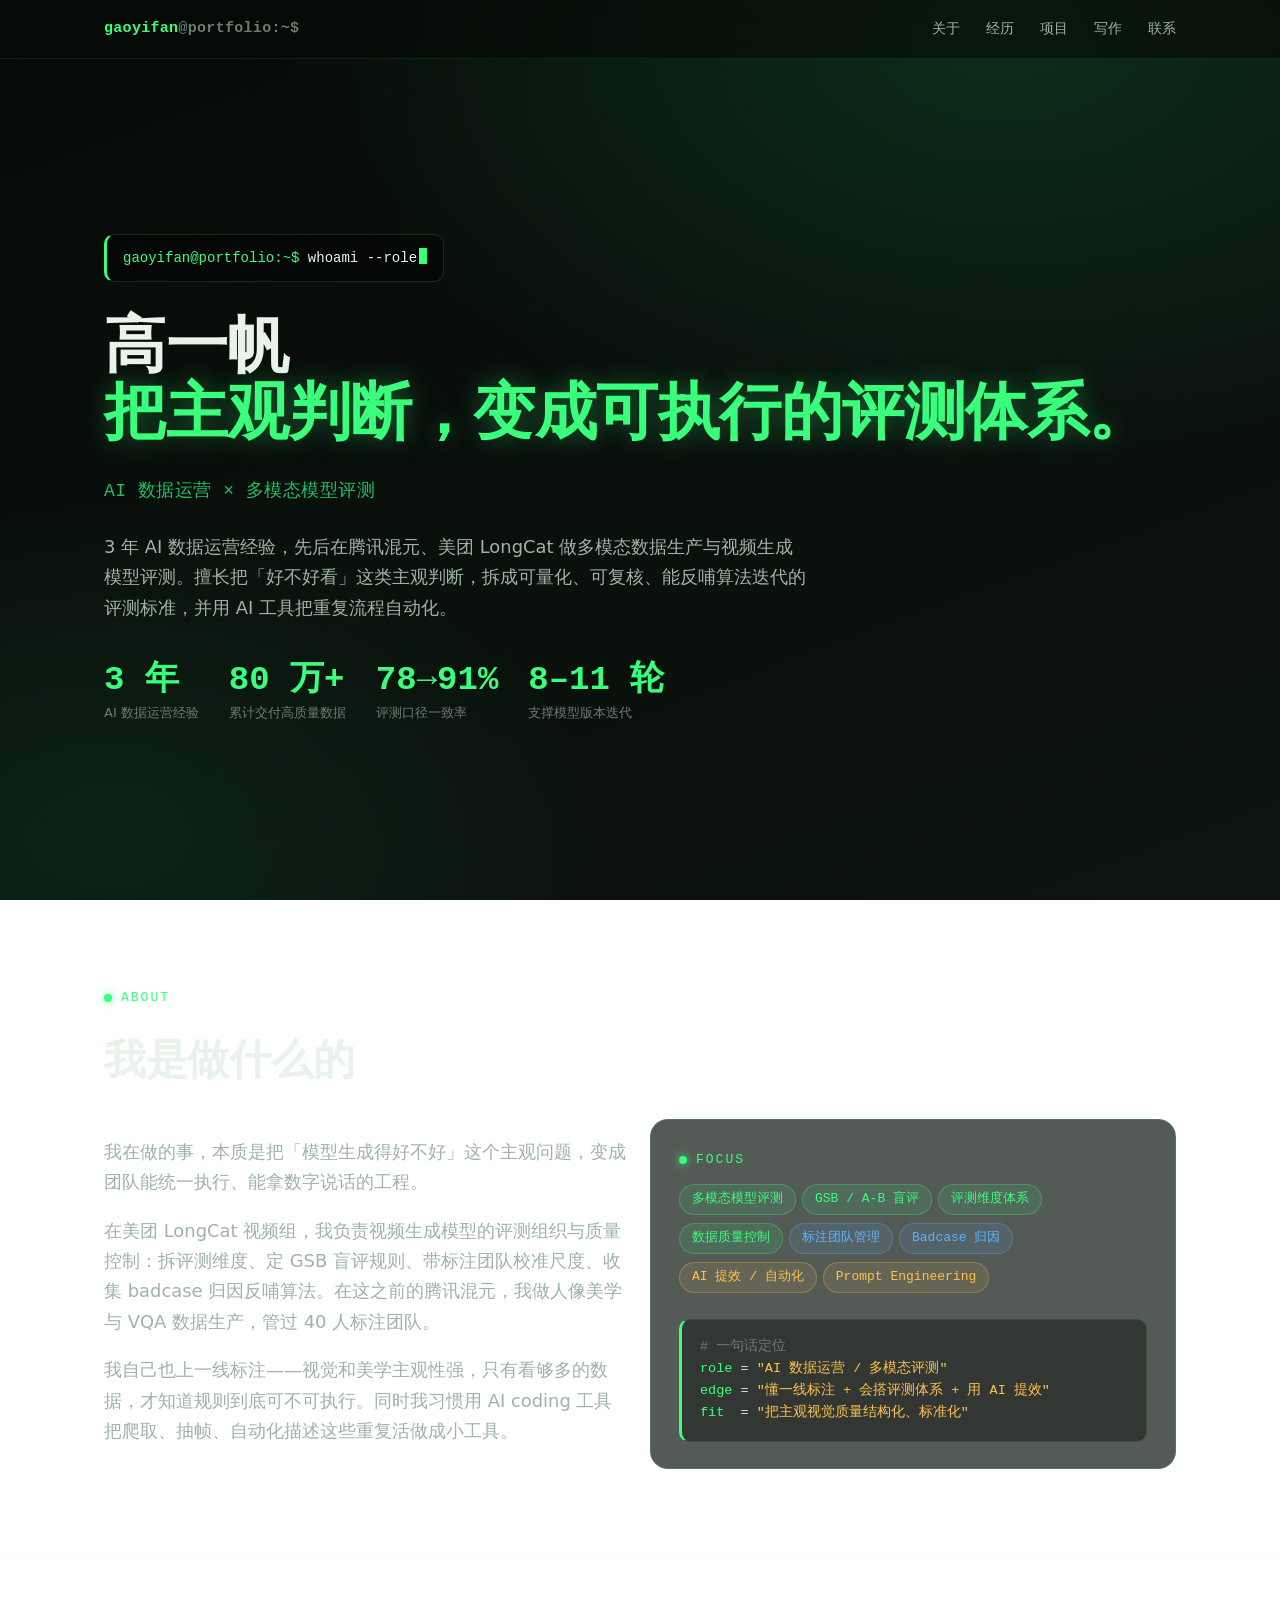
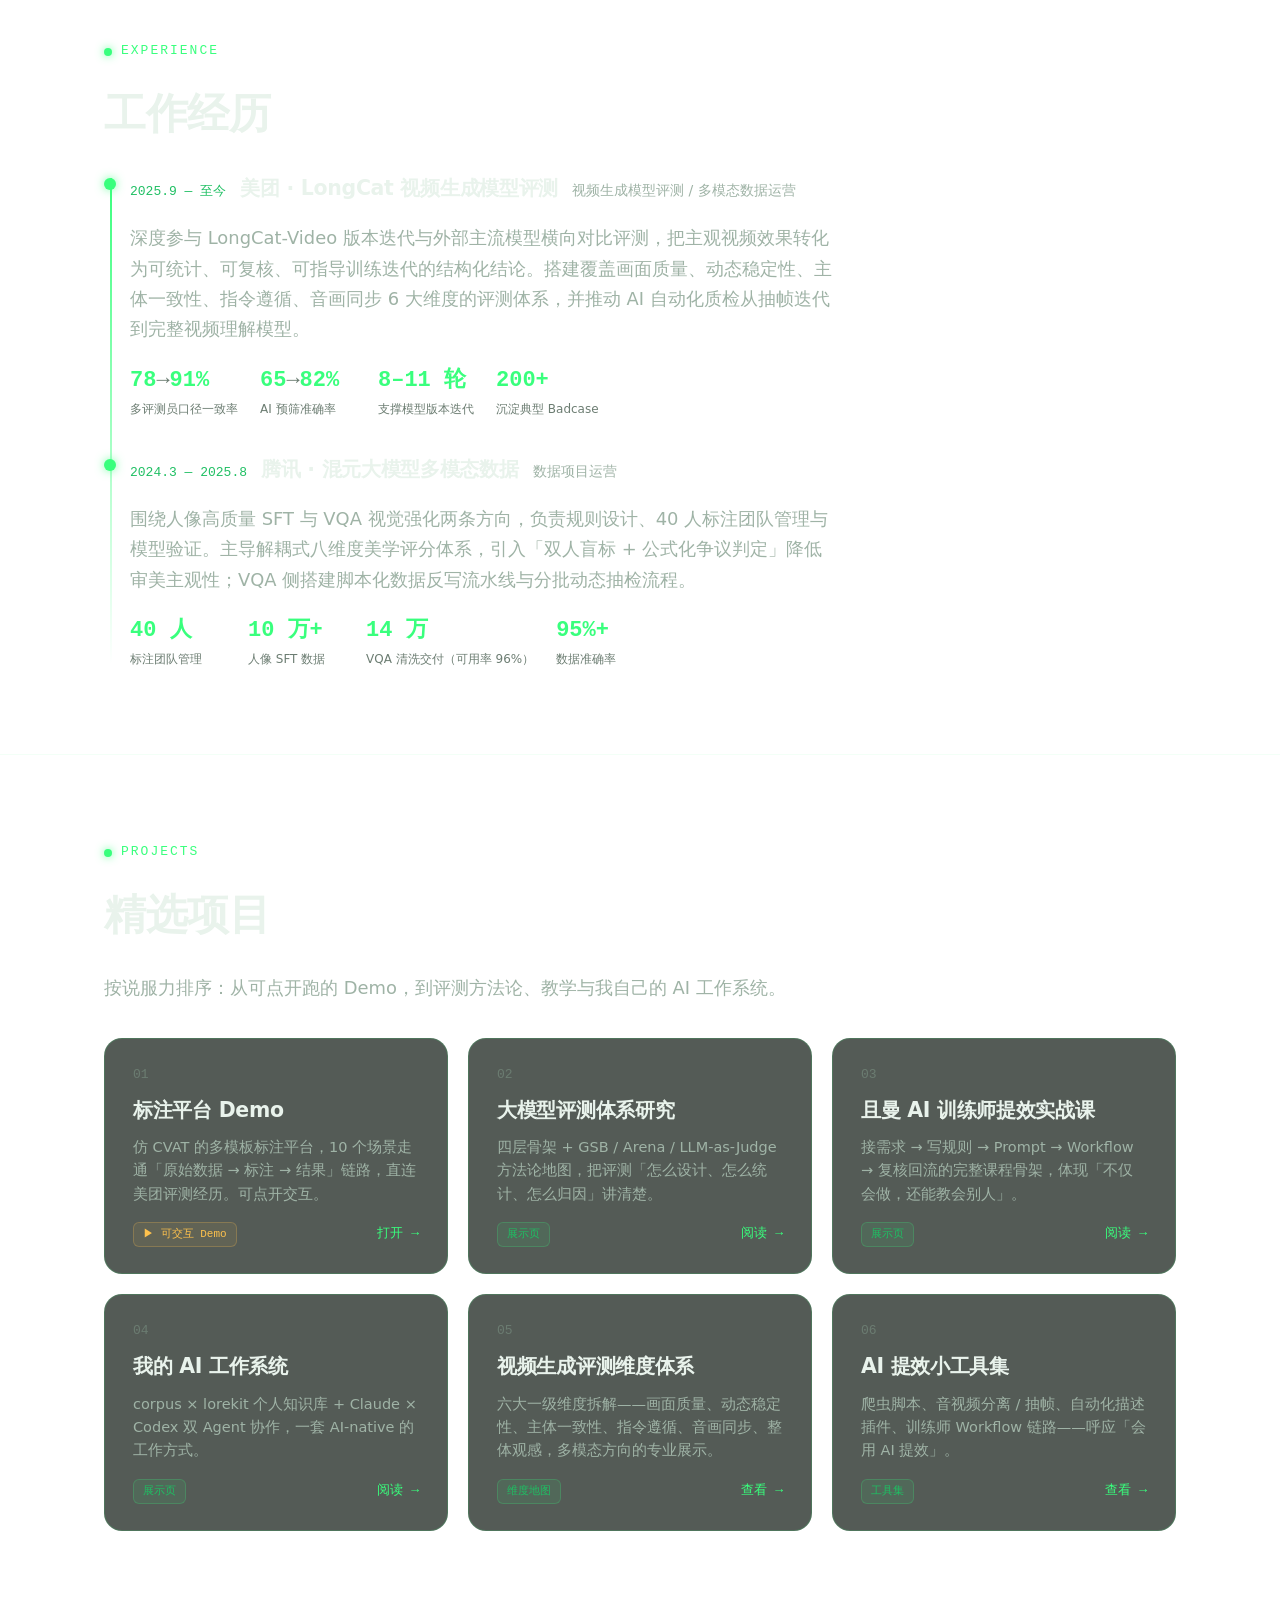
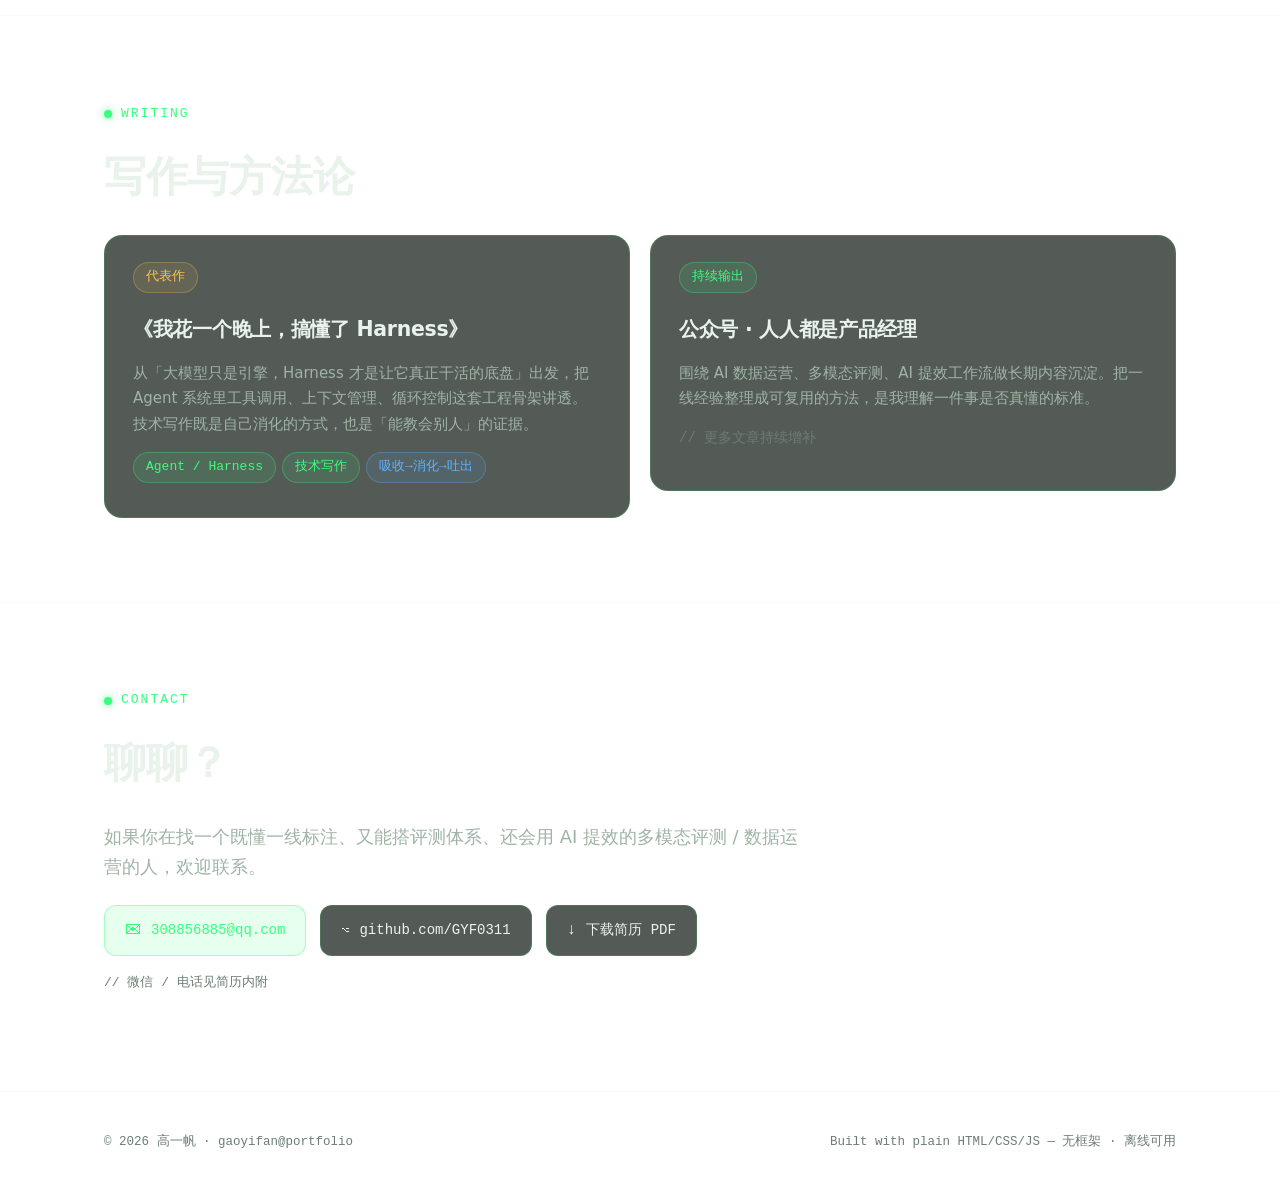
<file: index-dark.html>
<!doctype html>
<html lang="zh-CN">
<head>
  <meta charset="UTF-8" />
  <meta name="viewport" content="width=device-width, initial-scale=1" />
  <title>高一帆 · AI 数据运营 / 多模态模型评测</title>
  <meta name="description" content="高一帆 — 3 年 AI 数据运营与多模态模型评测经验，腾讯混元、美团 LongCat，把主观视觉质量判断变成可执行、可复核的评测体系。" />
  <link rel="icon" type="image/svg+xml" href="assets/favicon.svg" />

  <!-- Open Graph / 微信分享卡片 -->
  <meta property="og:type" content="website" />
  <meta property="og:title" content="高一帆 · AI 数据运营 / 多模态模型评测" />
  <meta property="og:description" content="把主观判断变成可执行的评测体系。腾讯混元 → 美团 LongCat，多模态评测 × AI 提效。" />
  <meta name="twitter:card" content="summary" />

  <link rel="stylesheet" href="assets/portfolio.css" />
</head>
<body>

  <!-- ================= 顶部导航 ================= -->
  <nav id="topnav">
    <div class="wrap">
      <a class="nav-logo" href="#hero">gaoyifan<span class="caret">@portfolio:~$</span></a>
      <button class="nav-toggle" aria-label="菜单">≡</button>
      <div class="nav-links">
        <a href="#about">关于</a>
        <a href="#experience">经历</a>
        <a href="#projects">项目</a>
        <a href="#writing">写作</a>
        <a href="#contact">联系</a>
      </div>
    </div>
  </nav>

  <!-- ================= Hero ================= -->
  <header id="hero">
    <div class="wrap">
      <div class="hero-term">
        <span class="prompt">gaoyifan@portfolio:~$</span>
        <span class="typed" data-typed='["whoami --role","cat 定位.txt","./run 评测体系.sh"]'></span><span class="cursor"></span>
      </div>
      <h1>高一帆<br><span class="hl">把主观判断，变成可执行的评测体系。</span></h1>
      <p class="hero-sub">AI 数据运营 × 多模态模型评测</p>
      <p class="lead">3 年 AI 数据运营经验，先后在腾讯混元、美团 LongCat 做多模态数据生产与视频生成模型评测。擅长把「好不好看」这类主观判断，拆成可量化、可复核、能反哺算法迭代的评测标准，并用 AI 工具把重复流程自动化。</p>
      <div class="hero-stats">
        <div class="hero-stat"><div class="num">3 年</div><div class="lbl">AI 数据运营经验</div></div>
        <div class="hero-stat"><div class="num">80 万+</div><div class="lbl">累计交付高质量数据</div></div>
        <div class="hero-stat"><div class="num">78→91%</div><div class="lbl">评测口径一致率</div></div>
        <div class="hero-stat"><div class="num">8–11 轮</div><div class="lbl">支撑模型版本迭代</div></div>
      </div>
    </div>
  </header>

  <!-- ================= About ================= -->
  <section class="block" id="about">
    <div class="wrap">
      <div class="kicker reveal">About</div>
      <h2 class="reveal">我是做什么的</h2>
      <div class="grid g2" style="align-items:start">
        <div class="reveal">
          <p class="lead">我在做的事，本质是把「模型生成得好不好」这个主观问题，变成团队能统一执行、能拿数字说话的工程。</p>
          <p class="lead" style="margin-top:16px">在美团 LongCat 视频组，我负责视频生成模型的评测组织与质量控制：拆评测维度、定 GSB 盲评规则、带标注团队校准尺度、收集 badcase 归因反哺算法。在这之前的腾讯混元，我做人像美学与 VQA 数据生产，管过 40 人标注团队。</p>
          <p class="lead" style="margin-top:16px">我自己也上一线标注——视觉和美学主观性强，只有看够多的数据，才知道规则到底可不可执行。同时我习惯用 AI coding 工具把爬取、抽帧、自动化描述这些重复活做成小工具。</p>
        </div>
        <div class="card reveal">
          <div class="kicker" style="margin-bottom:14px">Focus</div>
          <div class="chips">
            <span class="chip">多模态模型评测</span>
            <span class="chip">GSB / A-B 盲评</span>
            <span class="chip">评测维度体系</span>
            <span class="chip">数据质量控制</span>
            <span class="chip blue">标注团队管理</span>
            <span class="chip blue">Badcase 归因</span>
            <span class="chip amber">AI 提效 / 自动化</span>
            <span class="chip amber">Prompt Engineering</span>
          </div>
          <pre class="code" style="margin-top:18px"><span class="c"># 一句话定位</span>
<span class="k">role</span> = <span class="s">"AI 数据运营 / 多模态评测"</span>
<span class="k">edge</span> = <span class="s">"懂一线标注 + 会搭评测体系 + 用 AI 提效"</span>
<span class="k">fit</span>  = <span class="s">"把主观视觉质量结构化、标准化"</span></pre>
        </div>
      </div>
    </div>
  </section>

  <!-- ================= Experience ================= -->
  <section class="block" id="experience">
    <div class="wrap">
      <div class="kicker reveal">Experience</div>
      <h2 class="reveal">工作经历</h2>
      <div class="timeline">

        <div class="tl-item reveal">
          <div class="tl-head">
            <span class="tl-time">2025.9 — 至今</span>
            <h3>美团 · LongCat 视频生成模型评测</h3>
            <span class="tl-role">视频生成模型评测 / 多模态数据运营</span>
          </div>
          <p class="lead">深度参与 LongCat-Video 版本迭代与外部主流模型横向对比评测，把主观视频效果转化为可统计、可复核、可指导训练迭代的结构化结论。搭建覆盖画面质量、动态稳定性、主体一致性、指令遵循、音画同步 6 大维度的评测体系，并推动 AI 自动化质检从抽帧迭代到完整视频理解模型。</p>
          <div class="metrics">
            <div class="metric"><div class="m-num">78<span class="arrow">→</span>91%</div><div class="m-lbl">多评测员口径一致率</div></div>
            <div class="metric"><div class="m-num">65<span class="arrow">→</span>82%</div><div class="m-lbl">AI 预筛准确率</div></div>
            <div class="metric"><div class="m-num">8–11 轮</div><div class="m-lbl">支撑模型版本迭代</div></div>
            <div class="metric"><div class="m-num">200+</div><div class="m-lbl">沉淀典型 Badcase</div></div>
          </div>
        </div>

        <div class="tl-item reveal">
          <div class="tl-head">
            <span class="tl-time">2024.3 — 2025.8</span>
            <h3>腾讯 · 混元大模型多模态数据</h3>
            <span class="tl-role">数据项目运营</span>
          </div>
          <p class="lead">围绕人像高质量 SFT 与 VQA 视觉强化两条方向，负责规则设计、40 人标注团队管理与模型验证。主导解耦式八维度美学评分体系，引入「双人盲标 + 公式化争议判定」降低审美主观性；VQA 侧搭建脚本化数据反写流水线与分批动态抽检流程。</p>
          <div class="metrics">
            <div class="metric"><div class="m-num">40 人</div><div class="m-lbl">标注团队管理</div></div>
            <div class="metric"><div class="m-num">10 万+</div><div class="m-lbl">人像 SFT 数据</div></div>
            <div class="metric"><div class="m-num">14 万</div><div class="m-lbl">VQA 清洗交付（可用率 96%）</div></div>
            <div class="metric"><div class="m-num">95%+</div><div class="m-lbl">数据准确率</div></div>
          </div>
        </div>

      </div>
    </div>
  </section>

  <!-- ================= Projects ================= -->
  <section class="block" id="projects">
    <div class="wrap">
      <div class="kicker reveal">Projects</div>
      <h2 class="reveal">精选项目</h2>
      <p class="lead reveal" style="margin-bottom:34px">按说服力排序：从可点开跑的 Demo，到评测方法论、教学与我自己的 AI 工作系统。</p>

      <div class="grid g3">

        <a class="card proj-card hoverable reveal" href="projects/annotation-demo/index.html">
          <div class="proj-num">01</div>
          <h3>标注平台 Demo</h3>
          <p>仿 CVAT 的多模板标注平台，10 个场景走通「原始数据 → 标注 → 结果」链路，直连美团评测经历。可点开交互。</p>
          <div class="proj-foot"><span class="badge live">▶ 可交互 Demo</span><span>打开 →</span></div>
        </a>

        <a class="card proj-card hoverable reveal" href="projects/eval-research.html">
          <div class="proj-num">02</div>
          <h3>大模型评测体系研究</h3>
          <p>四层骨架 + GSB / Arena / LLM-as-Judge 方法论地图，把评测「怎么设计、怎么统计、怎么归因」讲清楚。</p>
          <div class="proj-foot"><span class="badge">展示页</span><span>阅读 →</span></div>
        </a>

        <a class="card proj-card hoverable reveal" href="projects/teaching.html">
          <div class="proj-num">03</div>
          <h3>且曼 AI 训练师提效实战课</h3>
          <p>接需求 → 写规则 → Prompt → Workflow → 复核回流的完整课程骨架，体现「不仅会做，还能教会别人」。</p>
          <div class="proj-foot"><span class="badge">展示页</span><span>阅读 →</span></div>
        </a>

        <a class="card proj-card hoverable reveal" href="projects/ai-workflow.html">
          <div class="proj-num">04</div>
          <h3>我的 AI 工作系统</h3>
          <p>corpus × lorekit 个人知识库 + Claude × Codex 双 Agent 协作，一套 AI-native 的工作方式。</p>
          <div class="proj-foot"><span class="badge">展示页</span><span>阅读 →</span></div>
        </a>

        <a class="card proj-card hoverable reveal" href="projects/eval-research.html#dimensions">
          <div class="proj-num">05</div>
          <h3>视频生成评测维度体系</h3>
          <p>六大一级维度拆解——画面质量、动态稳定性、主体一致性、指令遵循、音画同步、整体观感，多模态方向的专业展示。</p>
          <div class="proj-foot"><span class="badge">维度地图</span><span>查看 →</span></div>
        </a>

        <a class="card proj-card hoverable reveal" href="projects/ai-workflow.html#tools">
          <div class="proj-num">06</div>
          <h3>AI 提效小工具集</h3>
          <p>爬虫脚本、音视频分离 / 抽帧、自动化描述插件、训练师 Workflow 链路——呼应「会用 AI 提效」。</p>
          <div class="proj-foot"><span class="badge">工具集</span><span>查看 →</span></div>
        </a>

      </div>
    </div>
  </section>

  <!-- ================= Writing ================= -->
  <section class="block" id="writing">
    <div class="wrap">
      <div class="kicker reveal">Writing</div>
      <h2 class="reveal">写作与方法论</h2>
      <div class="grid g2" style="align-items:start">
        <div class="card reveal">
          <span class="chip amber">代表作</span>
          <h3 style="margin-top:12px">《我花一个晚上，搞懂了 Harness》</h3>
          <p class="lead" style="font-size:15px">从「大模型只是引擎，Harness 才是让它真正干活的底盘」出发，把 Agent 系统里工具调用、上下文管理、循环控制这套工程骨架讲透。技术写作既是自己消化的方式，也是「能教会别人」的证据。</p>
          <div class="chips" style="margin-top:14px">
            <span class="chip">Agent / Harness</span>
            <span class="chip">技术写作</span>
            <span class="chip blue">吸收→消化→吐出</span>
          </div>
        </div>
        <div class="card reveal">
          <span class="chip">持续输出</span>
          <h3 style="margin-top:12px">公众号 · 人人都是产品经理</h3>
          <p class="lead" style="font-size:15px">围绕 AI 数据运营、多模态评测、AI 提效工作流做长期内容沉淀。把一线经验整理成可复用的方法，是我理解一件事是否真懂的标准。</p>
          <p class="lead" style="font-size:14px;color:var(--txt-faint);margin-top:14px;font-family:var(--mono)">// 更多文章持续增补</p>
        </div>
      </div>
    </div>
  </section>

  <!-- ================= Contact ================= -->
  <section class="block" id="contact">
    <div class="wrap">
      <div class="kicker reveal">Contact</div>
      <h2 class="reveal">聊聊？</h2>
      <p class="lead reveal">如果你在找一个既懂一线标注、又能搭评测体系、还会用 AI 提效的多模态评测 / 数据运营的人，欢迎联系。</p>
      <div class="contact-row reveal">
        <a class="contact-btn primary" href="mailto:308856885@qq.com"><span class="ico">✉</span> 308856885@qq.com</a>
        <a class="contact-btn" href="https://github.com/GYF0311" target="_blank" rel="noopener"><span class="ico">⌥</span> github.com/GYF0311</a>
        <a class="contact-btn" href="assets/高一帆-AI数据运营简历.pdf" target="_blank" rel="noopener"><span class="ico">↓</span> 下载简历 PDF</a>
      </div>
      <p class="lead" style="font-size:13px;color:var(--txt-faint);margin-top:16px;font-family:var(--mono)">// 微信 / 电话见简历内附</p>
    </div>
  </section>

  <!-- ================= 页脚 ================= -->
  <footer class="site">
    <div class="wrap">
      <span>© 2026 高一帆 · gaoyifan@portfolio</span>
      <span>Built with plain HTML/CSS/JS — 无框架 · 离线可用</span>
    </div>
  </footer>

  <script src="assets/portfolio.js"></script>
</body>
</html>
</file>
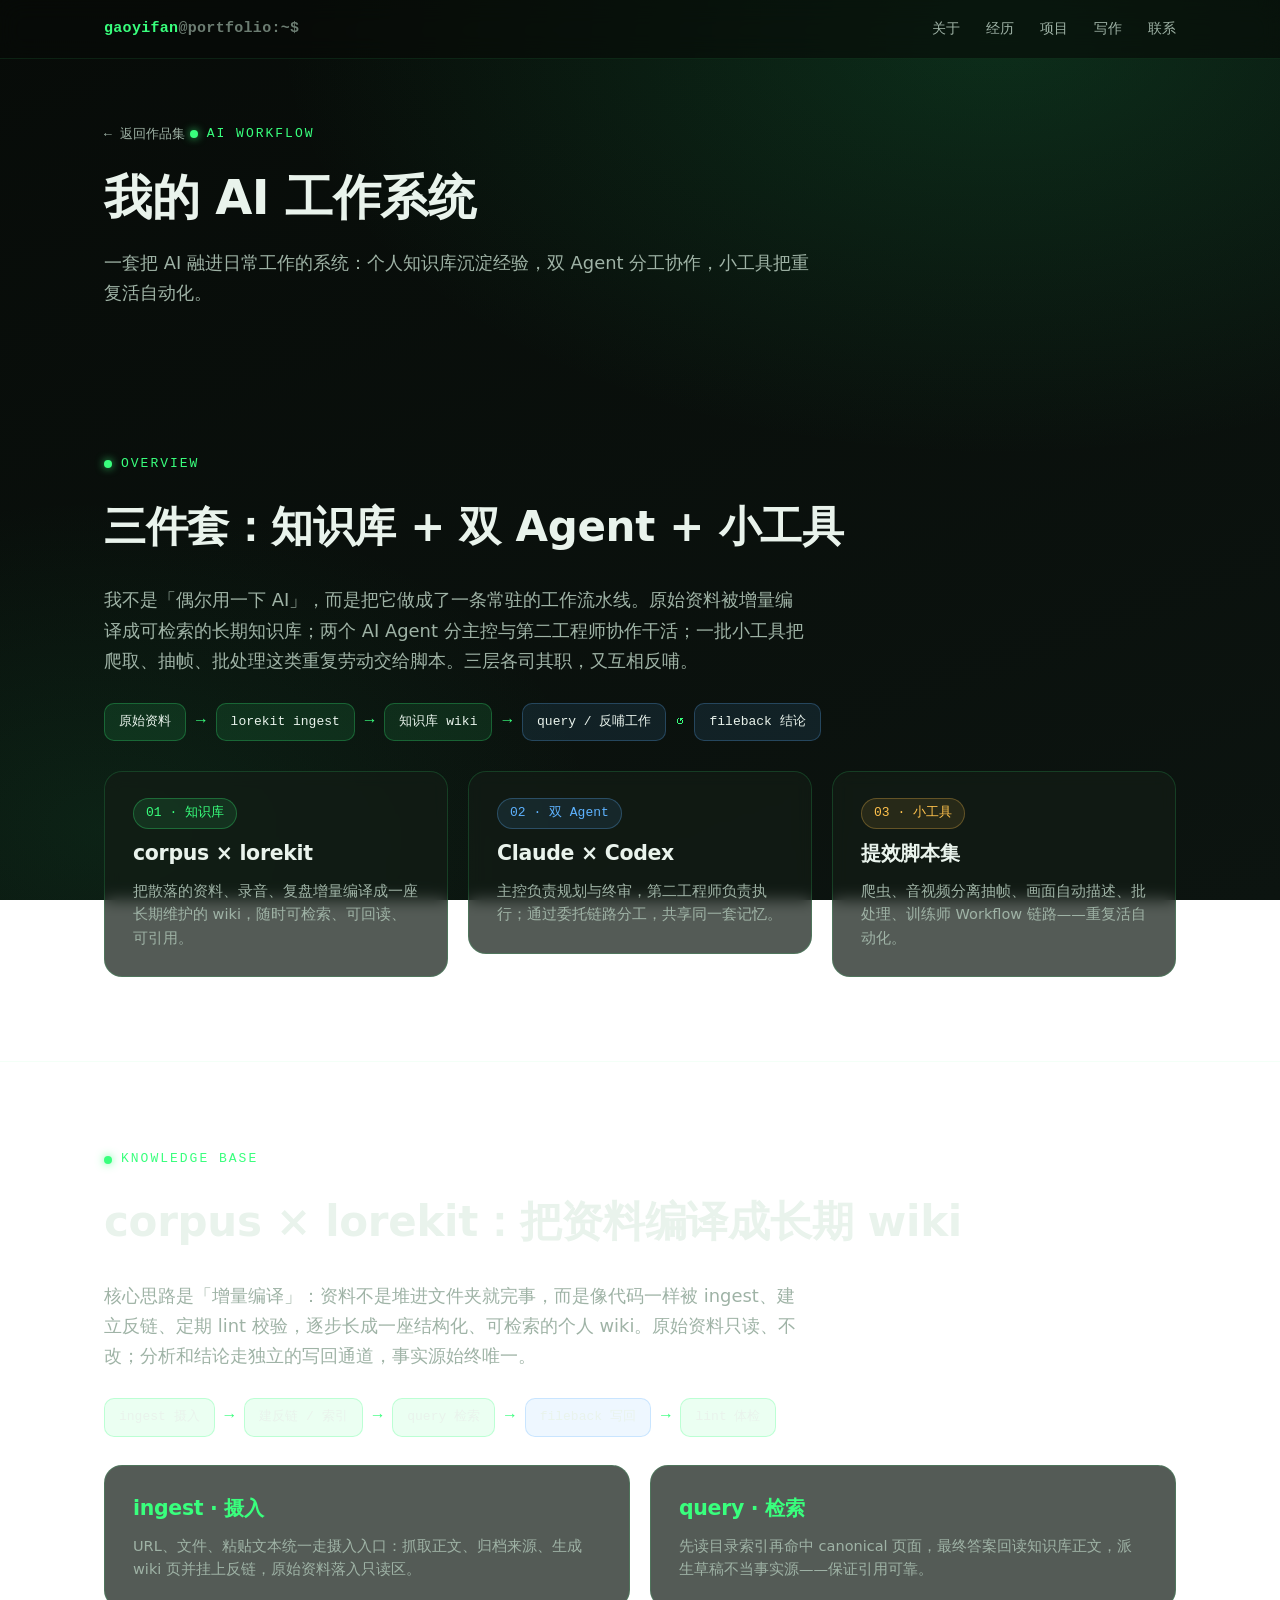
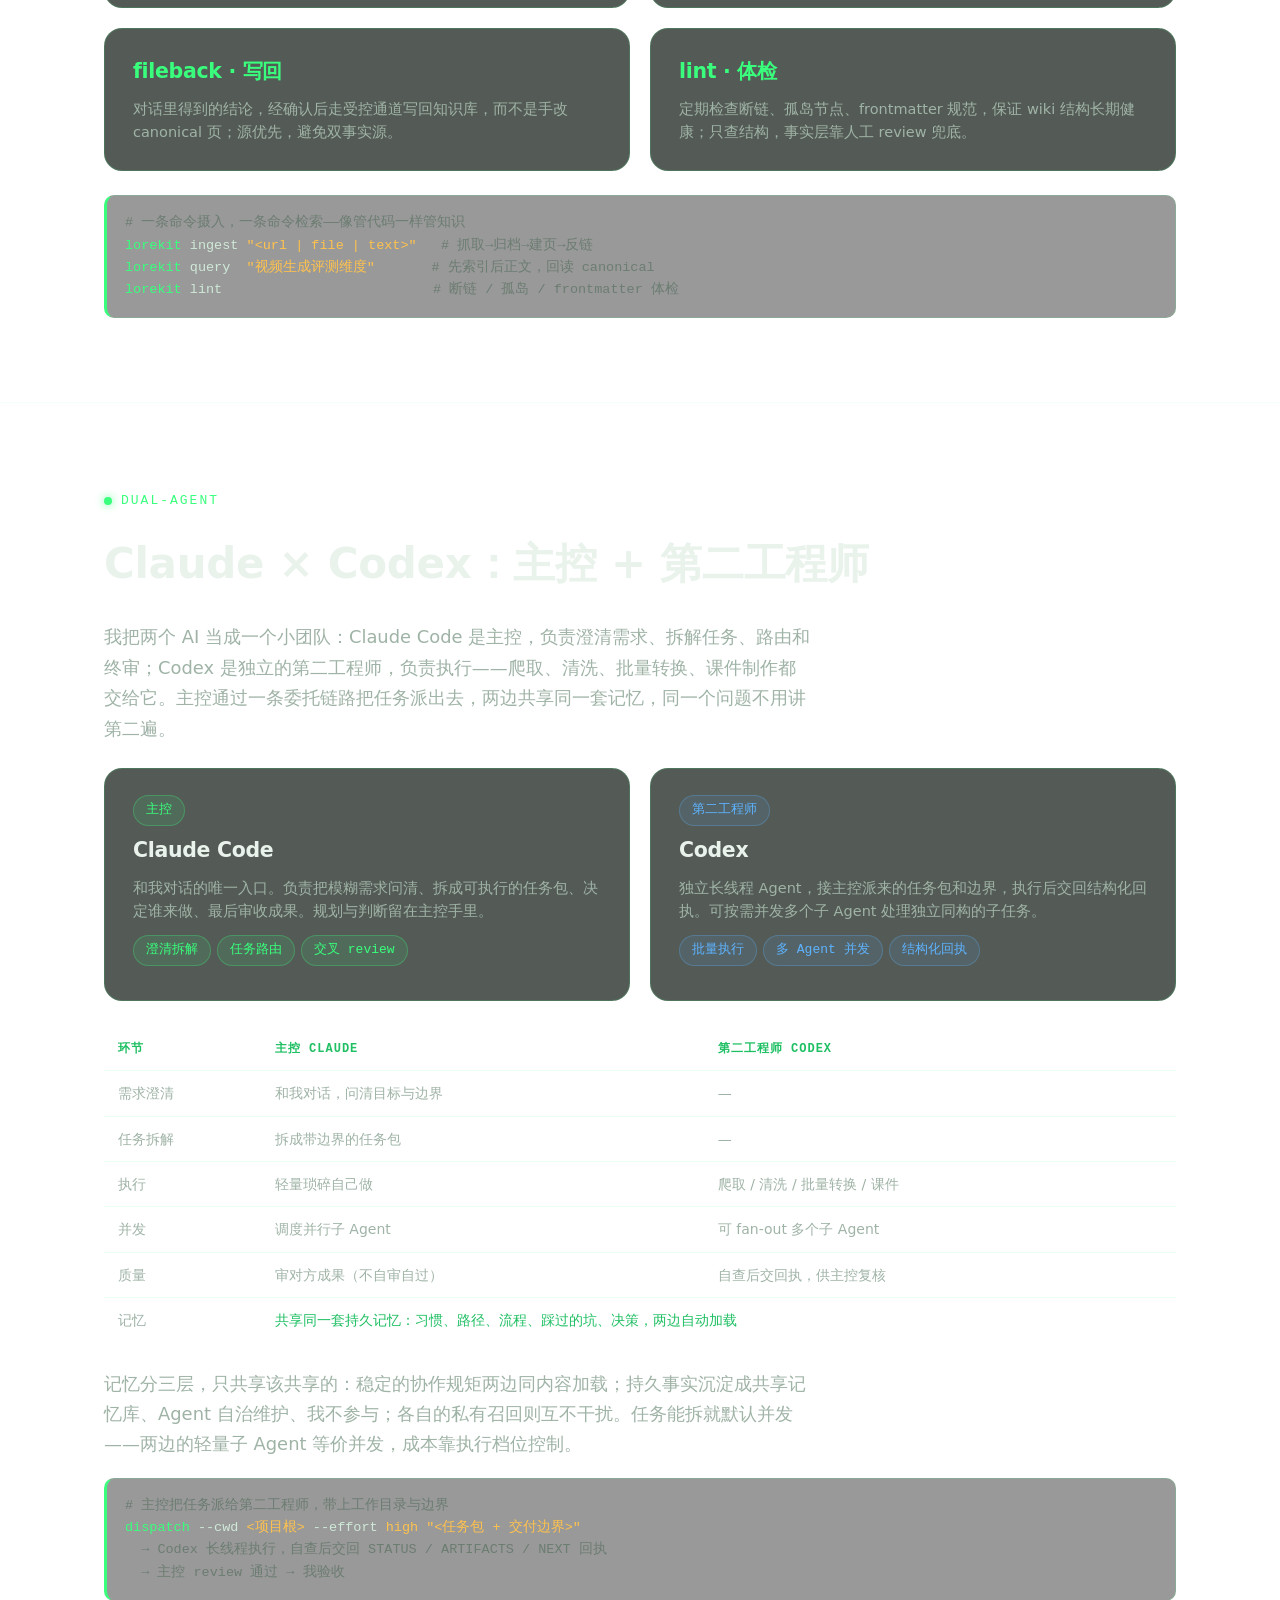
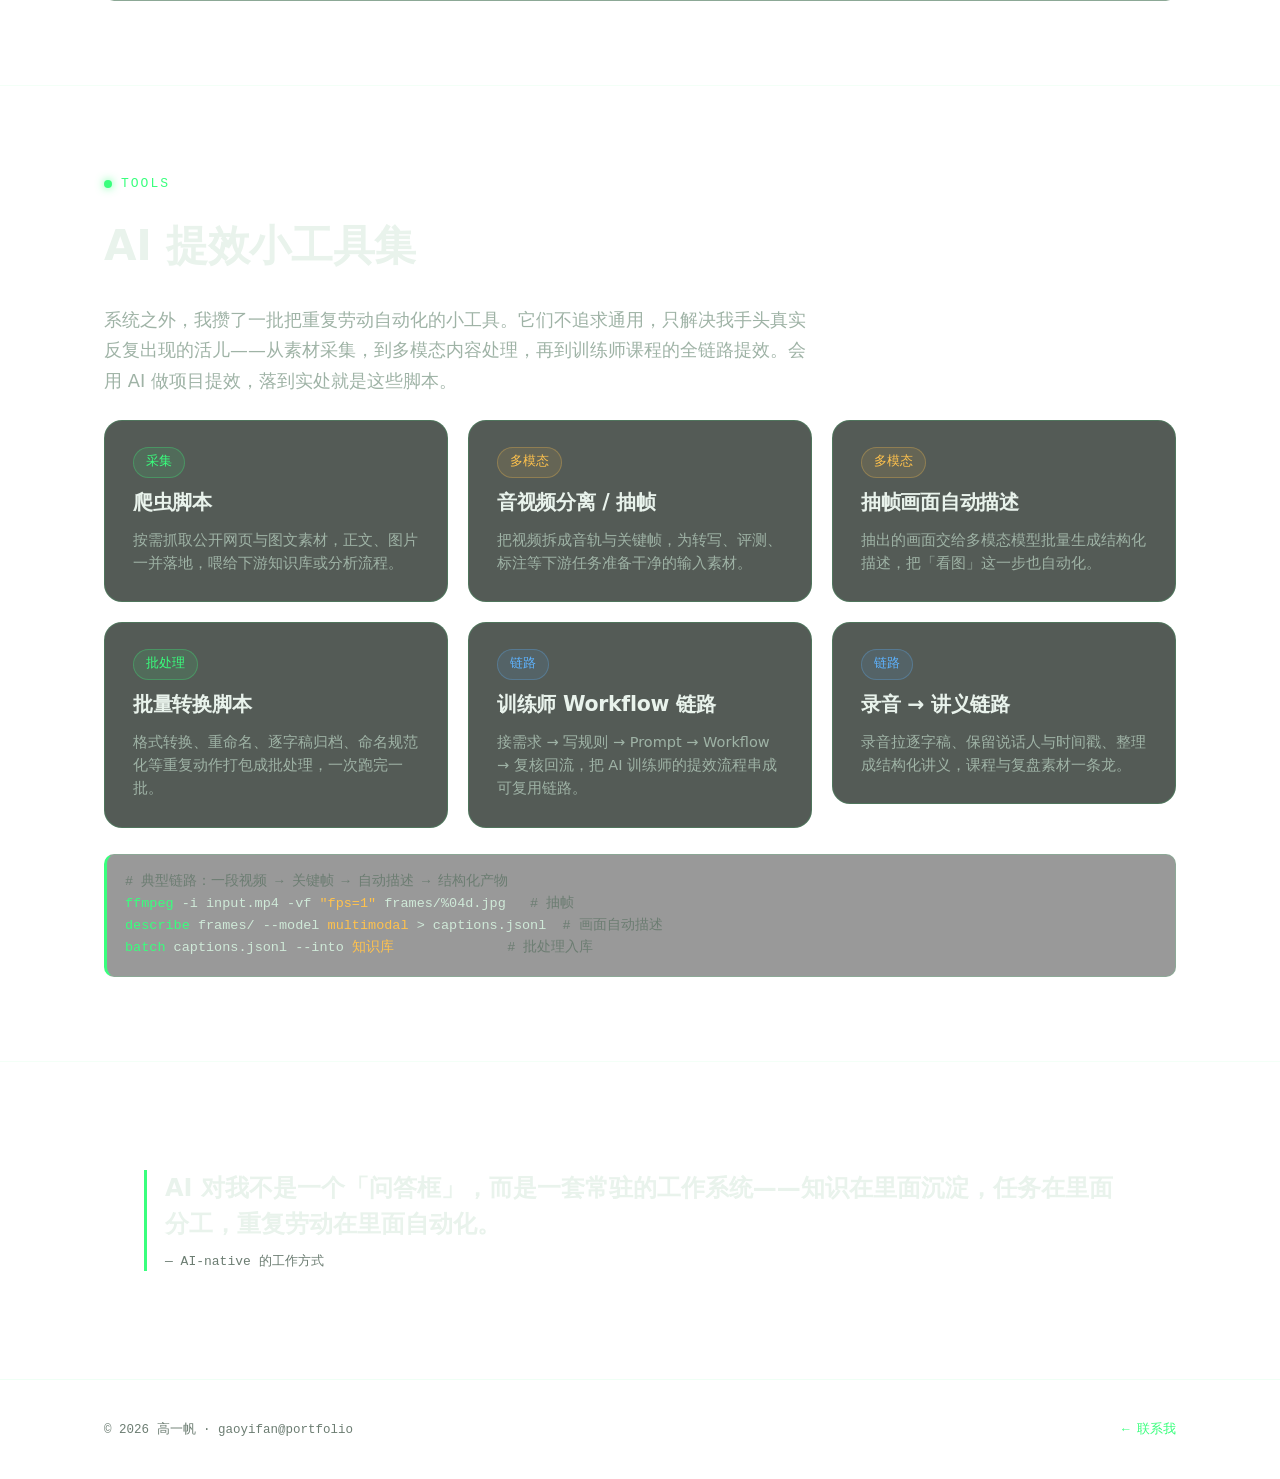
<file: projects/ai-workflow.html>
<!doctype html>
<html lang="zh-CN">
<head>
  <meta charset="UTF-8" />
  <meta name="viewport" content="width=device-width, initial-scale=1" />
  <title>我的 AI 工作系统 · 高一帆</title>
  <meta name="description" content="AI-native 工作方式：corpus×lorekit 个人知识库 + Claude×Codex 双 Agent 协作 + AI 提效小工具集。" />
  <link rel="icon" type="image/svg+xml" href="../assets/favicon.svg" />
  <link rel="stylesheet" href="../assets/portfolio.css" />
</head>
<body>
  <nav id="topnav">
    <div class="wrap">
      <a class="nav-logo" href="../index.html#hero">gaoyifan<span class="caret">@portfolio:~$</span></a>
      <button class="nav-toggle" aria-label="菜单">≡</button>
      <div class="nav-links">
        <a href="../index.html#about">关于</a>
        <a href="../index.html#experience">经历</a>
        <a href="../index.html#projects">项目</a>
        <a href="../index.html#writing">写作</a>
        <a href="../index.html#contact">联系</a>
      </div>
    </div>
  </nav>
  <header class="page-hero">
    <div class="wrap">
      <a class="backlink" href="../index.html#projects">← 返回作品集</a>
      <div class="kicker">AI Workflow</div>
      <h1>我的 AI 工作系统</h1>
      <p class="lead">一套把 AI 融进日常工作的系统：个人知识库沉淀经验，双 Agent 分工协作，小工具把重复活自动化。</p>
    </div>
  </header>

  <!-- ================= 系统总览 ================= -->
  <section class="block">
    <div class="wrap">
      <div class="kicker reveal">Overview</div>
      <h2 class="reveal">三件套：知识库 + 双 Agent + 小工具</h2>
      <p class="lead reveal">我不是「偶尔用一下 AI」，而是把它做成了一条常驻的工作流水线。原始资料被增量编译成可检索的长期知识库；两个 AI Agent 分主控与第二工程师协作干活；一批小工具把爬取、抽帧、批处理这类重复劳动交给脚本。三层各司其职，又互相反哺。</p>

      <div class="flow reveal" style="margin:26px 0 30px">
        <span class="node">原始资料</span>
        <span class="arrow">→</span>
        <span class="node">lorekit ingest</span>
        <span class="arrow">→</span>
        <span class="node">知识库 wiki</span>
        <span class="arrow">→</span>
        <span class="node alt">query / 反哺工作</span>
        <span class="arrow">↺</span>
        <span class="node alt">fileback 结论</span>
      </div>

      <div class="grid g3 reveal" style="align-items:start">
        <div class="card">
          <span class="chip">01 · 知识库</span>
          <h3>corpus × lorekit</h3>
          <p style="color:var(--txt-dim);font-size:14.5px;margin:0">把散落的资料、录音、复盘增量编译成一座长期维护的 wiki，随时可检索、可回读、可引用。</p>
        </div>
        <div class="card">
          <span class="chip blue">02 · 双 Agent</span>
          <h3>Claude × Codex</h3>
          <p style="color:var(--txt-dim);font-size:14.5px;margin:0">主控负责规划与终审，第二工程师负责执行；通过委托链路分工，共享同一套记忆。</p>
        </div>
        <div class="card">
          <span class="chip amber">03 · 小工具</span>
          <h3>提效脚本集</h3>
          <p style="color:var(--txt-dim);font-size:14.5px;margin:0">爬虫、音视频分离抽帧、画面自动描述、批处理、训练师 Workflow 链路——重复活自动化。</p>
        </div>
      </div>
    </div>
  </section>

  <!-- ================= corpus × lorekit 知识库 ================= -->
  <section class="block">
    <div class="wrap">
      <div class="kicker reveal">Knowledge Base</div>
      <h2 class="reveal">corpus × lorekit：把资料编译成长期 wiki</h2>
      <p class="lead reveal">核心思路是「增量编译」：资料不是堆进文件夹就完事，而是像代码一样被 ingest、建立反链、定期 lint 校验，逐步长成一座结构化、可检索的个人 wiki。原始资料只读、不改；分析和结论走独立的写回通道，事实源始终唯一。</p>

      <div class="flow reveal" style="margin:26px 0 28px">
        <span class="node">ingest 摄入</span>
        <span class="arrow">→</span>
        <span class="node">建反链 / 索引</span>
        <span class="arrow">→</span>
        <span class="node">query 检索</span>
        <span class="arrow">→</span>
        <span class="node alt">fileback 写回</span>
        <span class="arrow">→</span>
        <span class="node">lint 体检</span>
      </div>

      <div class="grid g2 reveal" style="align-items:start;margin-bottom:24px">
        <div class="card">
          <h3 style="color:var(--green)">ingest · 摄入</h3>
          <p style="color:var(--txt-dim);font-size:14.5px;margin:0">URL、文件、粘贴文本统一走摄入入口：抓取正文、归档来源、生成 wiki 页并挂上反链，原始资料落入只读区。</p>
        </div>
        <div class="card">
          <h3 style="color:var(--green)">query · 检索</h3>
          <p style="color:var(--txt-dim);font-size:14.5px;margin:0">先读目录索引再命中 canonical 页面，最终答案回读知识库正文，派生草稿不当事实源——保证引用可靠。</p>
        </div>
        <div class="card">
          <h3 style="color:var(--green)">fileback · 写回</h3>
          <p style="color:var(--txt-dim);font-size:14.5px;margin:0">对话里得到的结论，经确认后走受控通道写回知识库，而不是手改 canonical 页；源优先，避免双事实源。</p>
        </div>
        <div class="card">
          <h3 style="color:var(--green)">lint · 体检</h3>
          <p style="color:var(--txt-dim);font-size:14.5px;margin:0">定期检查断链、孤岛节点、frontmatter 规范，保证 wiki 结构长期健康；只查结构，事实层靠人工 review 兜底。</p>
        </div>
      </div>

      <pre class="code reveal"><span class="c"># 一条命令摄入，一条命令检索——像管代码一样管知识</span>
<span class="k">lorekit</span> ingest <span class="s">"&lt;url | file | text&gt;"</span>   <span class="c"># 抓取→归档→建页→反链</span>
<span class="k">lorekit</span> query  <span class="s">"视频生成评测维度"</span>       <span class="c"># 先索引后正文，回读 canonical</span>
<span class="k">lorekit</span> lint                          <span class="c"># 断链 / 孤岛 / frontmatter 体检</span></pre>
    </div>
  </section>

  <!-- ================= Claude × Codex 双 Agent 协作 ================= -->
  <section class="block">
    <div class="wrap">
      <div class="kicker reveal">Dual-Agent</div>
      <h2 class="reveal">Claude × Codex：主控 + 第二工程师</h2>
      <p class="lead reveal">我把两个 AI 当成一个小团队：Claude Code 是主控，负责澄清需求、拆解任务、路由和终审；Codex 是独立的第二工程师，负责执行——爬取、清洗、批量转换、课件制作都交给它。主控通过一条委托链路把任务派出去，两边共享同一套记忆，同一个问题不用讲第二遍。</p>

      <div class="grid g2 reveal" style="align-items:start;margin:24px 0 28px">
        <div class="card">
          <span class="chip">主控</span>
          <h3>Claude Code</h3>
          <p style="color:var(--txt-dim);font-size:14.5px;margin:0 0 12px">和我对话的唯一入口。负责把模糊需求问清、拆成可执行的任务包、决定谁来做、最后审收成果。规划与判断留在主控手里。</p>
          <div class="chips">
            <span class="chip">澄清拆解</span>
            <span class="chip">任务路由</span>
            <span class="chip">交叉 review</span>
          </div>
        </div>
        <div class="card">
          <span class="chip blue">第二工程师</span>
          <h3>Codex</h3>
          <p style="color:var(--txt-dim);font-size:14.5px;margin:0 0 12px">独立长线程 Agent，接主控派来的任务包和边界，执行后交回结构化回执。可按需并发多个子 Agent 处理独立同构的子任务。</p>
          <div class="chips">
            <span class="chip blue">批量执行</span>
            <span class="chip blue">多 Agent 并发</span>
            <span class="chip blue">结构化回执</span>
          </div>
        </div>
      </div>

      <div class="tablewrap reveal" style="margin-bottom:26px">
        <table class="data">
          <thead>
            <tr><th>环节</th><th>主控 Claude</th><th>第二工程师 Codex</th></tr>
          </thead>
          <tbody>
            <tr><td>需求澄清</td><td>和我对话，问清目标与边界</td><td>—</td></tr>
            <tr><td>任务拆解</td><td>拆成带边界的任务包</td><td>—</td></tr>
            <tr><td>执行</td><td>轻量琐碎自己做</td><td>爬取 / 清洗 / 批量转换 / 课件</td></tr>
            <tr><td>并发</td><td>调度并行子 Agent</td><td>可 fan-out 多个子 Agent</td></tr>
            <tr><td>质量</td><td>审对方成果（不自审自过）</td><td>自查后交回执，供主控复核</td></tr>
            <tr><td>记忆</td><td colspan="2" style="color:var(--green-soft)">共享同一套持久记忆：习惯、路径、流程、踩过的坑、决策，两边自动加载</td></tr>
          </tbody>
        </table>
      </div>

      <p class="lead reveal" style="margin-bottom:18px">记忆分三层，只共享该共享的：稳定的协作规矩两边同内容加载；持久事实沉淀成共享记忆库、Agent 自治维护、我不参与；各自的私有召回则互不干扰。任务能拆就默认并发——两边的轻量子 Agent 等价并发，成本靠执行档位控制。</p>

      <pre class="code reveal"><span class="c"># 主控把任务派给第二工程师，带上工作目录与边界</span>
<span class="k">dispatch</span> --cwd <span class="s">&lt;项目根&gt;</span> --effort <span class="s">high</span> <span class="s">"&lt;任务包 + 交付边界&gt;"</span>
  <span class="c">→ Codex 长线程执行，自查后交回 STATUS / ARTIFACTS / NEXT 回执</span>
  <span class="c">→ 主控 review 通过 → 我验收</span></pre>
    </div>
  </section>

  <!-- ================= AI 提效小工具集 ================= -->
  <section class="block" id="tools">
    <div class="wrap">
      <div class="kicker reveal">Tools</div>
      <h2 class="reveal">AI 提效小工具集</h2>
      <p class="lead reveal">系统之外，我攒了一批把重复劳动自动化的小工具。它们不追求通用，只解决我手头真实反复出现的活儿——从素材采集，到多模态内容处理，再到训练师课程的全链路提效。会用 AI 做项目提效，落到实处就是这些脚本。</p>

      <div class="grid g3 reveal" style="align-items:start;margin-top:24px">
        <div class="card">
          <span class="chip">采集</span>
          <h3>爬虫脚本</h3>
          <p style="color:var(--txt-dim);font-size:14.5px;margin:0">按需抓取公开网页与图文素材，正文、图片一并落地，喂给下游知识库或分析流程。</p>
        </div>
        <div class="card">
          <span class="chip amber">多模态</span>
          <h3>音视频分离 / 抽帧</h3>
          <p style="color:var(--txt-dim);font-size:14.5px;margin:0">把视频拆成音轨与关键帧，为转写、评测、标注等下游任务准备干净的输入素材。</p>
        </div>
        <div class="card">
          <span class="chip amber">多模态</span>
          <h3>抽帧画面自动描述</h3>
          <p style="color:var(--txt-dim);font-size:14.5px;margin:0">抽出的画面交给多模态模型批量生成结构化描述，把「看图」这一步也自动化。</p>
        </div>
        <div class="card">
          <span class="chip">批处理</span>
          <h3>批量转换脚本</h3>
          <p style="color:var(--txt-dim);font-size:14.5px;margin:0">格式转换、重命名、逐字稿归档、命名规范化等重复动作打包成批处理，一次跑完一批。</p>
        </div>
        <div class="card">
          <span class="chip blue">链路</span>
          <h3>训练师 Workflow 链路</h3>
          <p style="color:var(--txt-dim);font-size:14.5px;margin:0">接需求 → 写规则 → Prompt → Workflow → 复核回流，把 AI 训练师的提效流程串成可复用链路。</p>
        </div>
        <div class="card">
          <span class="chip blue">链路</span>
          <h3>录音 → 讲义链路</h3>
          <p style="color:var(--txt-dim);font-size:14.5px;margin:0">录音拉逐字稿、保留说话人与时间戳、整理成结构化讲义，课程与复盘素材一条龙。</p>
        </div>
      </div>

      <pre class="code reveal" style="margin-top:26px"><span class="c"># 典型链路：一段视频 → 关键帧 → 自动描述 → 结构化产物</span>
<span class="k">ffmpeg</span> -i input.mp4 -vf <span class="s">"fps=1"</span> frames/%04d.jpg   <span class="c"># 抽帧</span>
<span class="k">describe</span> frames/ --model <span class="s">multimodal</span> &gt; captions.jsonl  <span class="c"># 画面自动描述</span>
<span class="k">batch</span> captions.jsonl --into <span class="s">知识库</span>              <span class="c"># 批处理入库</span></pre>
    </div>
  </section>

  <!-- ================= Quote ================= -->
  <section class="block">
    <div class="wrap">
      <blockquote class="quote reveal">
        AI 对我不是一个「问答框」，而是一套常驻的工作系统——知识在里面沉淀，任务在里面分工，重复劳动在里面自动化。
        <span class="src">— AI-native 的工作方式</span>
      </blockquote>
    </div>
  </section>

  <footer class="site">
    <div class="wrap">
      <span>© 2026 高一帆 · gaoyifan@portfolio</span>
      <a href="../index.html#contact" style="color:var(--green)">← 联系我</a>
    </div>
  </footer>
  <script src="../assets/portfolio.js"></script>
</body>
</html>
</file>
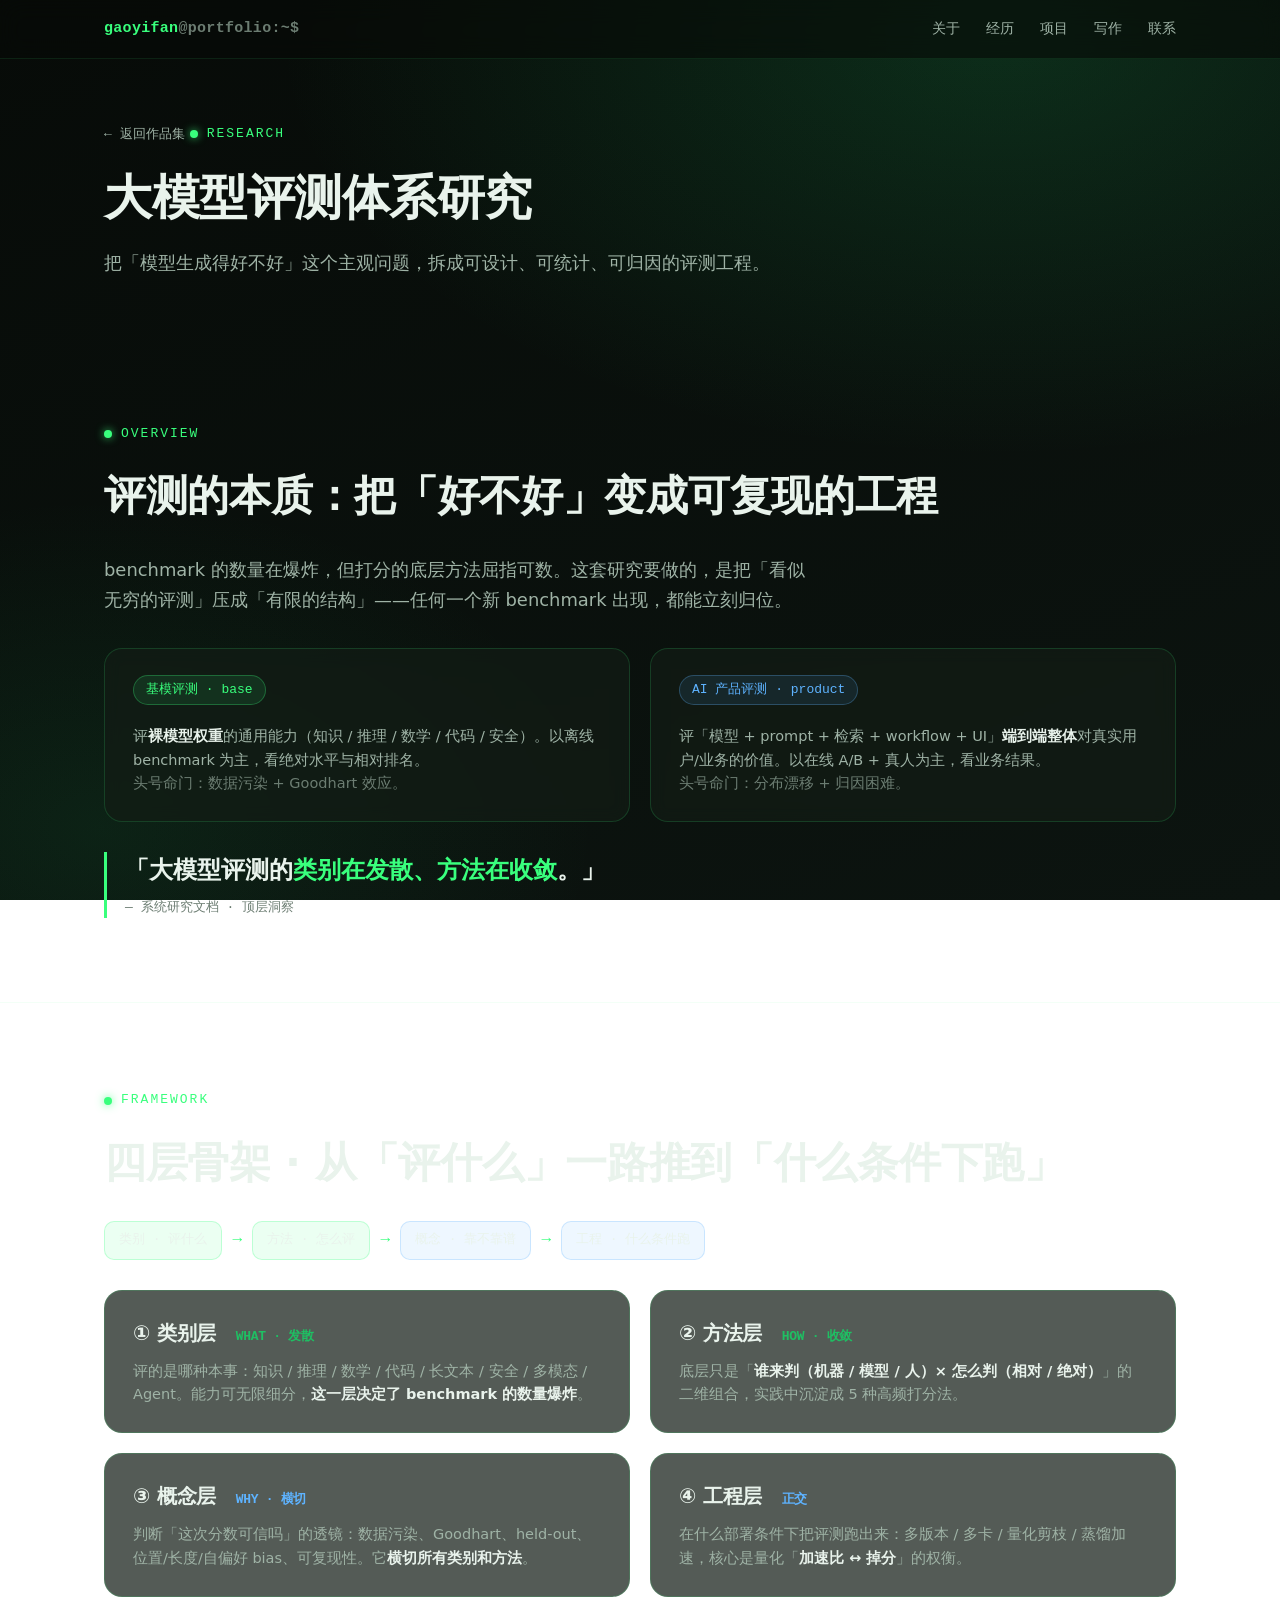
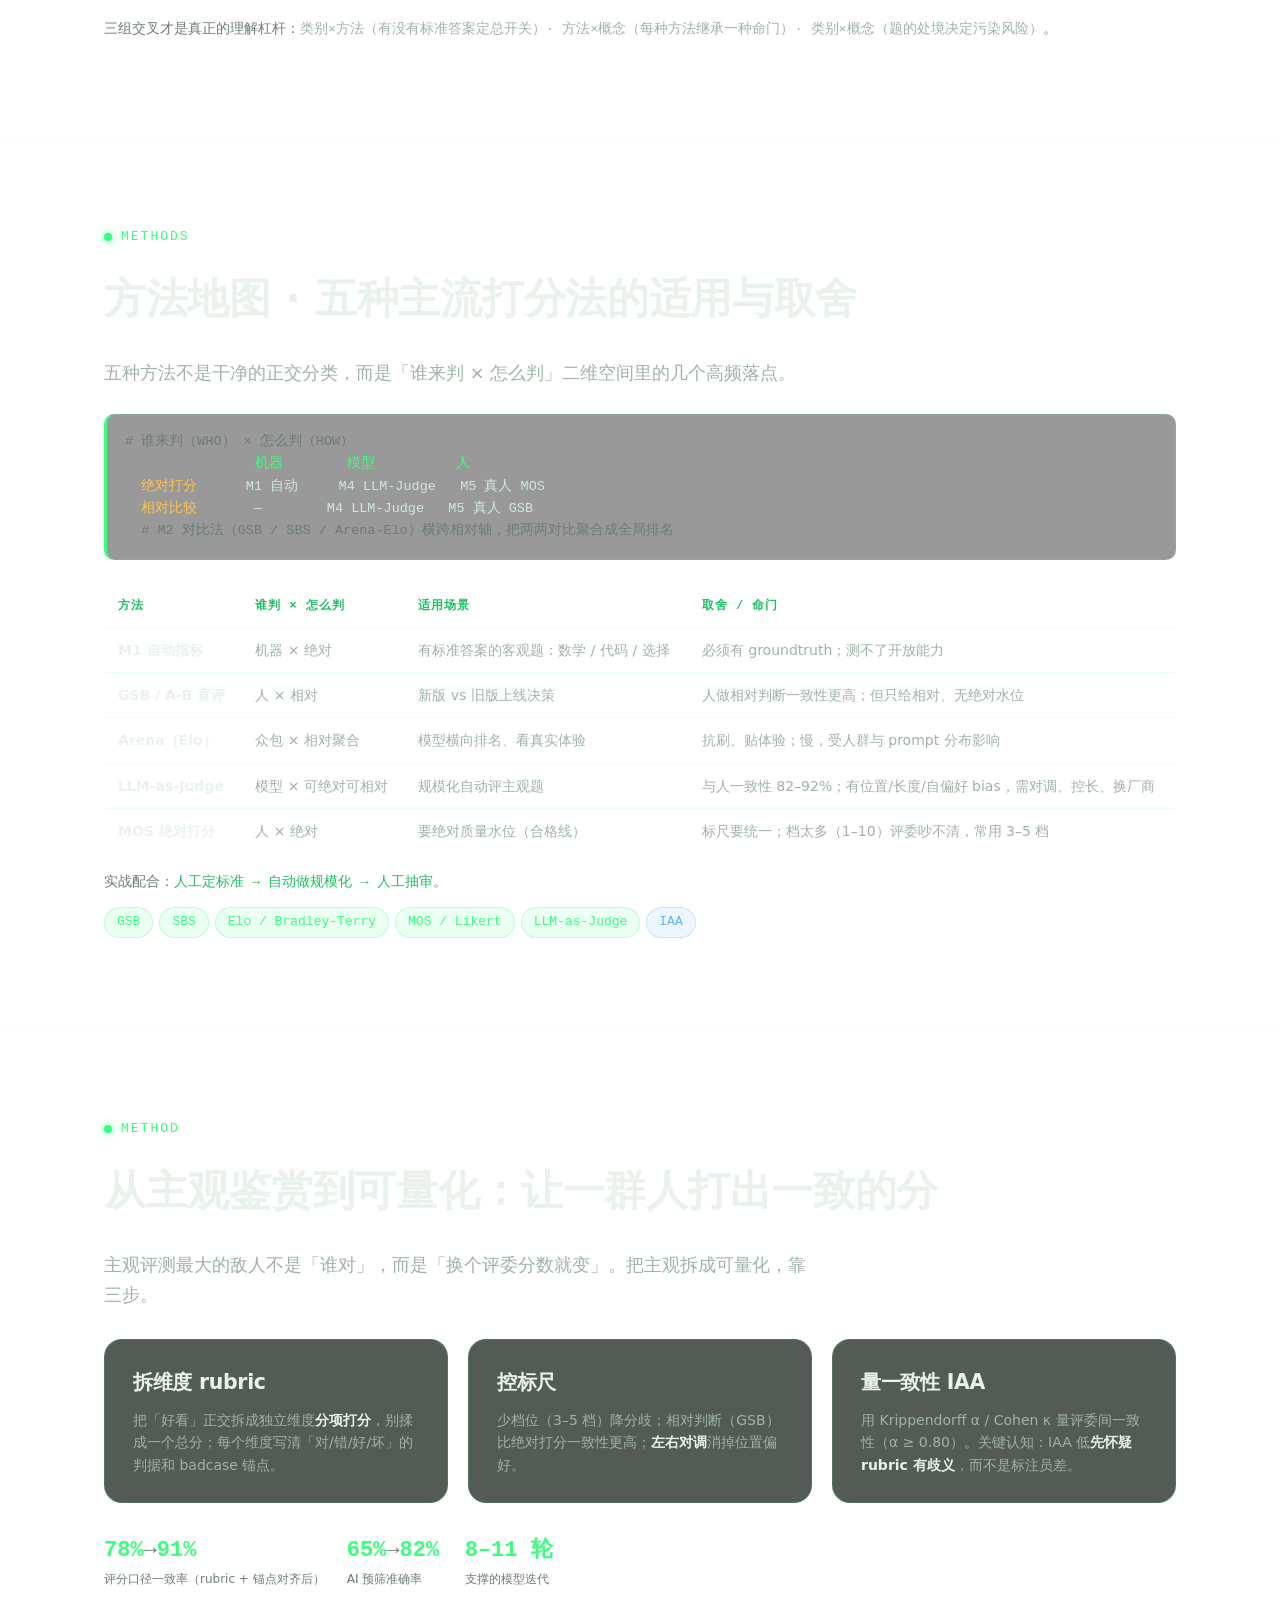
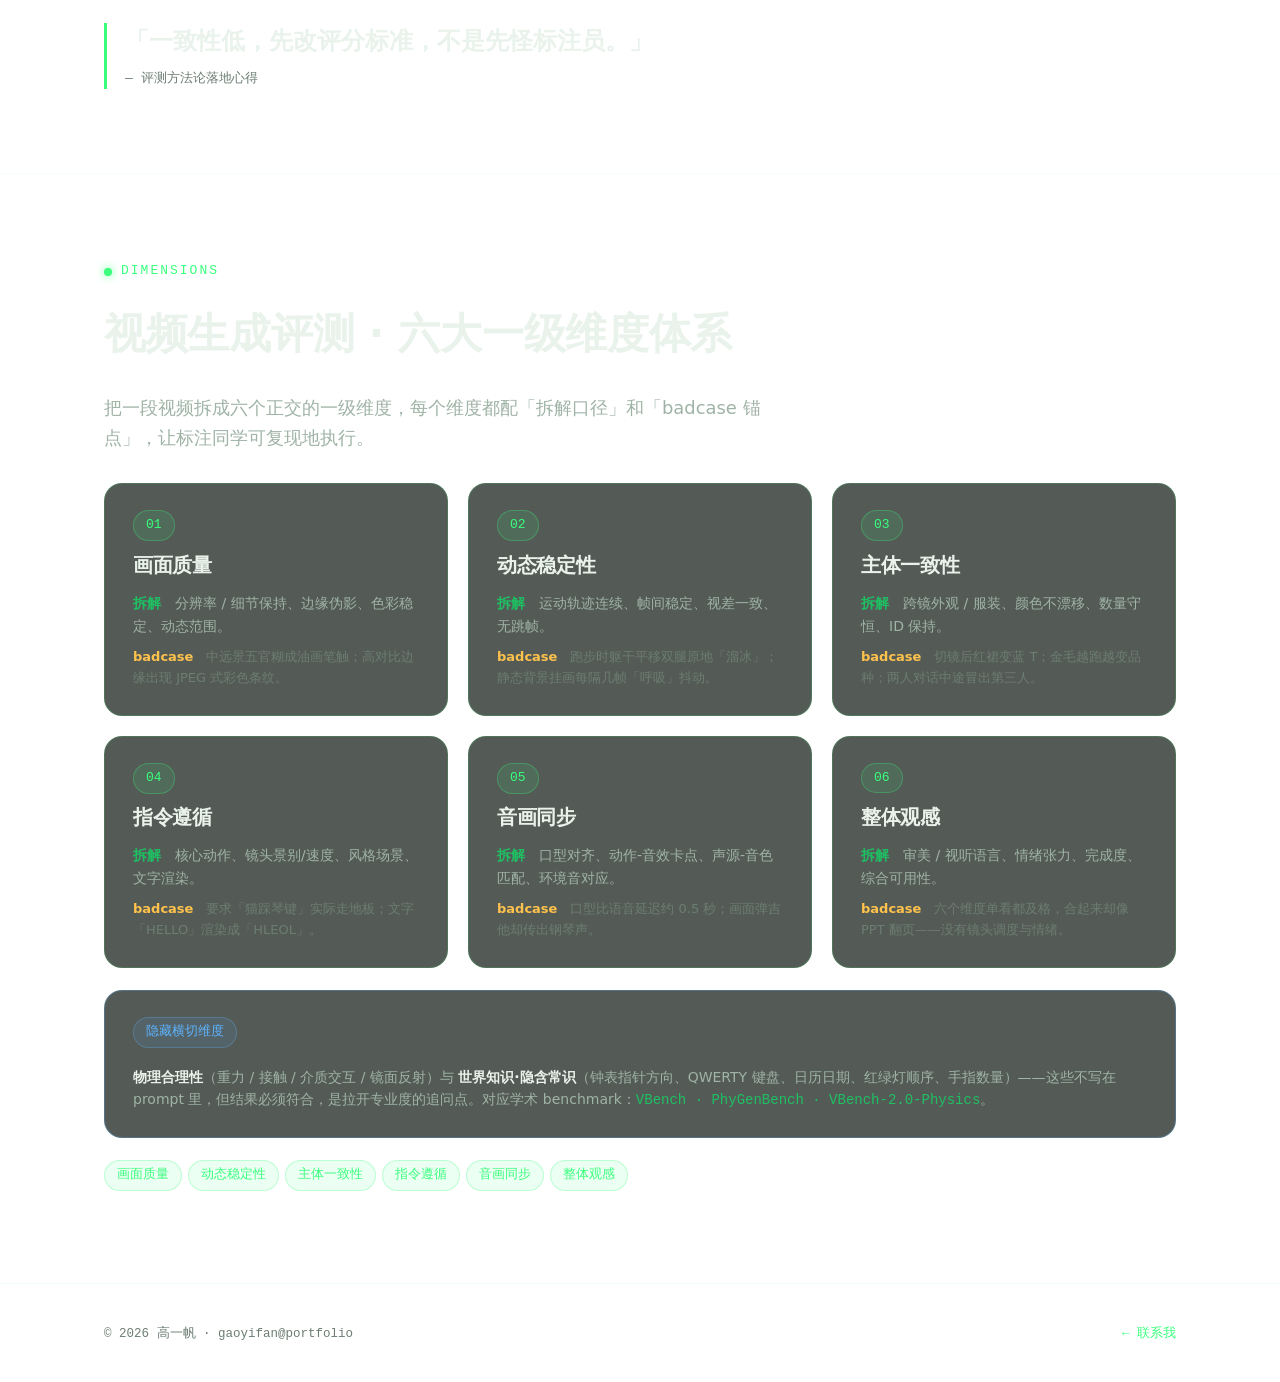
<file: projects/eval-research.html>
<!doctype html>
<html lang="zh-CN">
<head>
  <meta charset="UTF-8" />
  <meta name="viewport" content="width=device-width, initial-scale=1" />
  <title>大模型评测体系研究 · 高一帆</title>
  <meta name="description" content="大模型与视频生成评测方法论：四层骨架、GSB/Arena/LLM-as-Judge 方法地图、六大评测维度体系。" />
  <link rel="icon" type="image/svg+xml" href="../assets/favicon.svg" />
  <link rel="stylesheet" href="../assets/portfolio.css" />
</head>
<body>
  <nav id="topnav">
    <div class="wrap">
      <a class="nav-logo" href="../index.html#hero">gaoyifan<span class="caret">@portfolio:~$</span></a>
      <button class="nav-toggle" aria-label="菜单">≡</button>
      <div class="nav-links">
        <a href="../index.html#about">关于</a>
        <a href="../index.html#experience">经历</a>
        <a href="../index.html#projects">项目</a>
        <a href="../index.html#writing">写作</a>
        <a href="../index.html#contact">联系</a>
      </div>
    </div>
  </nav>
  <header class="page-hero">
    <div class="wrap">
      <a class="backlink" href="../index.html#projects">← 返回作品集</a>
      <div class="kicker">Research</div>
      <h1>大模型评测体系研究</h1>
      <p class="lead">把「模型生成得好不好」这个主观问题，拆成可设计、可统计、可归因的评测工程。</p>
    </div>
  </header>

  <!-- ===== 1. Overview ===== -->
  <section class="block reveal">
    <div class="wrap">
      <div class="kicker">Overview</div>
      <h2>评测的本质：把「好不好」变成可复现的工程</h2>
      <p class="lead" style="margin-bottom:32px">benchmark 的数量在爆炸，但打分的底层方法屈指可数。这套研究要做的，是把「看似无穷的评测」压成「有限的结构」——任何一个新 benchmark 出现，都能立刻归位。</p>
      <div class="grid g2" style="margin-bottom:30px">
        <div class="card">
          <div class="chip">基模评测 · base</div>
          <p style="color:var(--txt-dim);font-size:14.5px;margin:12px 0 0">评<b style="color:var(--txt)">裸模型权重</b>的通用能力（知识 / 推理 / 数学 / 代码 / 安全）。以离线 benchmark 为主，看绝对水平与相对排名。<br><span style="color:var(--txt-faint)">头号命门：数据污染 + Goodhart 效应。</span></p>
        </div>
        <div class="card">
          <div class="chip blue">AI 产品评测 · product</div>
          <p style="color:var(--txt-dim);font-size:14.5px;margin:12px 0 0">评「模型 + prompt + 检索 + workflow + UI」<b style="color:var(--txt)">端到端整体</b>对真实用户/业务的价值。以在线 A/B + 真人为主，看业务结果。<br><span style="color:var(--txt-faint)">头号命门：分布漂移 + 归因困难。</span></p>
        </div>
      </div>
      <div class="quote">「大模型评测的<span style="color:var(--green)">类别在发散、方法在收敛</span>。」
        <span class="src">— 系统研究文档 · 顶层洞察</span>
      </div>
    </div>
  </section>

  <!-- ===== 2. 四层骨架 ===== -->
  <section class="block reveal">
    <div class="wrap">
      <div class="kicker">Framework</div>
      <h2>四层骨架 · 从「评什么」一路推到「什么条件下跑」</h2>
      <div class="flow" style="margin:6px 0 30px">
        <span class="node">类别 · 评什么</span><span class="arrow">→</span>
        <span class="node">方法 · 怎么评</span><span class="arrow">→</span>
        <span class="node alt">概念 · 靠不靠谱</span><span class="arrow">→</span>
        <span class="node alt">工程 · 什么条件跑</span>
      </div>
      <div class="grid g2">
        <div class="card">
          <h3>① 类别层　<span style="color:var(--green-soft);font-family:var(--mono);font-size:13px">WHAT · 发散</span></h3>
          <p style="color:var(--txt-dim);font-size:14.5px;margin:8px 0 0">评的是哪种本事：知识 / 推理 / 数学 / 代码 / 长文本 / 安全 / 多模态 / Agent。能力可无限细分，<b style="color:var(--txt)">这一层决定了 benchmark 的数量爆炸</b>。</p>
        </div>
        <div class="card">
          <h3>② 方法层　<span style="color:var(--green-soft);font-family:var(--mono);font-size:13px">HOW · 收敛</span></h3>
          <p style="color:var(--txt-dim);font-size:14.5px;margin:8px 0 0">底层只是「<b style="color:var(--txt)">谁来判（机器 / 模型 / 人）× 怎么判（相对 / 绝对）</b>」的二维组合，实践中沉淀成 5 种高频打分法。</p>
        </div>
        <div class="card">
          <h3>③ 概念层　<span style="color:var(--blue);font-family:var(--mono);font-size:13px">WHY · 横切</span></h3>
          <p style="color:var(--txt-dim);font-size:14.5px;margin:8px 0 0">判断「这次分数可信吗」的透镜：数据污染、Goodhart、held-out、位置/长度/自偏好 bias、可复现性。它<b style="color:var(--txt)">横切所有类别和方法</b>。</p>
        </div>
        <div class="card">
          <h3>④ 工程层　<span style="color:var(--blue);font-family:var(--mono);font-size:13px">正交</span></h3>
          <p style="color:var(--txt-dim);font-size:14.5px;margin:8px 0 0">在什么部署条件下把评测跑出来：多版本 / 多卡 / 量化剪枝 / 蒸馏加速，核心是量化「<b style="color:var(--txt)">加速比 ↔ 掉分</b>」的权衡。</p>
        </div>
      </div>
      <p style="color:var(--txt-faint);font-size:13.5px;margin-top:22px;font-family:var(--mono)">三组交叉才是真正的理解杠杆：<span style="color:var(--txt-dim)">类别×方法（有没有标准答案定总开关）· 方法×概念（每种方法继承一种命门）· 类别×概念（题的处境决定污染风险）</span>。</p>
    </div>
  </section>

  <!-- ===== 3. 方法论地图 ===== -->
  <section class="block reveal">
    <div class="wrap">
      <div class="kicker">Methods</div>
      <h2>方法地图 · 五种主流打分法的适用与取舍</h2>
      <p class="lead" style="margin-bottom:26px">五种方法不是干净的正交分类，而是「谁来判 × 怎么判」二维空间里的几个高频落点。</p>
      <pre class="code" style="margin-bottom:26px"><span class="c"># 谁来判（WHO） × 怎么判（HOW）</span>
                <span class="k">机器</span>        <span class="k">模型</span>          <span class="k">人</span>
  <span class="s">绝对打分</span>      M1 自动     M4 LLM-Judge   M5 真人 MOS
  <span class="s">相对比较</span>       —        M4 LLM-Judge   M5 真人 GSB
  <span class="c"># M2 对比法（GSB / SBS / Arena-Elo）横跨相对轴，把两两对比聚合成全局排名</span></pre>
      <div class="tablewrap">
        <table class="data">
          <thead>
            <tr><th>方法</th><th>谁判 × 怎么判</th><th>适用场景</th><th>取舍 / 命门</th></tr>
          </thead>
          <tbody>
            <tr><td><b style="color:var(--txt)">M1 自动指标</b></td><td>机器 × 绝对</td><td>有标准答案的客观题：数学 / 代码 / 选择</td><td>必须有 groundtruth；测不了开放能力</td></tr>
            <tr><td><b style="color:var(--txt)">GSB / A-B 盲评</b></td><td>人 × 相对</td><td>新版 vs 旧版上线决策</td><td>人做相对判断一致性更高；但只给相对、无绝对水位</td></tr>
            <tr><td><b style="color:var(--txt)">Arena（Elo）</b></td><td>众包 × 相对聚合</td><td>模型横向排名、看真实体验</td><td>抗刷、贴体验；慢，受人群与 prompt 分布影响</td></tr>
            <tr><td><b style="color:var(--txt)">LLM-as-Judge</b></td><td>模型 × 可绝对可相对</td><td>规模化自动评主观题</td><td>与人一致性 82–92%；有位置/长度/自偏好 bias，需对调、控长、换厂商</td></tr>
            <tr><td><b style="color:var(--txt)">MOS 绝对打分</b></td><td>人 × 绝对</td><td>要绝对质量水位（合格线）</td><td>标尺要统一；档太多（1–10）评委吵不清，常用 3–5 档</td></tr>
          </tbody>
        </table>
      </div>
      <p style="color:var(--txt-faint);font-size:13.5px;margin-top:18px;font-family:var(--mono)">实战配合：<span style="color:var(--green-soft)">人工定标准 → 自动做规模化 → 人工抽审</span>。</p>
      <div class="chips" style="margin-top:14px">
        <span class="chip">GSB</span><span class="chip">SBS</span><span class="chip">Elo / Bradley-Terry</span><span class="chip">MOS / Likert</span><span class="chip">LLM-as-Judge</span><span class="chip blue">IAA</span>
      </div>
    </div>
  </section>

  <!-- ===== 4. 主观→可量化 ===== -->
  <section class="block reveal">
    <div class="wrap">
      <div class="kicker">Method</div>
      <h2>从主观鉴赏到可量化：让一群人打出一致的分</h2>
      <p class="lead" style="margin-bottom:28px">主观评测最大的敌人不是「谁对」，而是「换个评委分数就变」。把主观拆成可量化，靠三步。</p>
      <div class="grid g3" style="margin-bottom:30px">
        <div class="card">
          <h3>拆维度 rubric</h3>
          <p style="color:var(--txt-dim);font-size:14px;margin:8px 0 0">把「好看」正交拆成独立维度<b style="color:var(--txt)">分项打分</b>，别揉成一个总分；每个维度写清「对/错/好/坏」的判据和 badcase 锚点。</p>
        </div>
        <div class="card">
          <h3>控标尺</h3>
          <p style="color:var(--txt-dim);font-size:14px;margin:8px 0 0">少档位（3–5 档）降分歧；相对判断（GSB）比绝对打分一致性更高；<b style="color:var(--txt)">左右对调</b>消掉位置偏好。</p>
        </div>
        <div class="card">
          <h3>量一致性 IAA</h3>
          <p style="color:var(--txt-dim);font-size:14px;margin:8px 0 0">用 Krippendorff α / Cohen κ 量评委间一致性（α ≥ 0.80）。关键认知：IAA 低<b style="color:var(--txt)">先怀疑 rubric 有歧义</b>，而不是标注员差。</p>
        </div>
      </div>
      <div class="metrics">
        <div class="metric"><div class="m-num">78%<span class="arrow">→</span>91%</div><div class="m-lbl">评分口径一致率（rubric + 锚点对齐后）</div></div>
        <div class="metric"><div class="m-num">65%<span class="arrow">→</span>82%</div><div class="m-lbl">AI 预筛准确率</div></div>
        <div class="metric"><div class="m-num">8–11 轮</div><div class="m-lbl">支撑的模型迭代</div></div>
      </div>
      <div class="quote" style="margin-top:34px">「一致性低，先改评分标准，不是先怪标注员。」
        <span class="src">— 评测方法论落地心得</span>
      </div>
    </div>
  </section>

  <!-- ===== 5. 视频维度体系 ===== -->
  <section class="block reveal" id="dimensions">
    <div class="wrap">
      <div class="kicker">Dimensions</div>
      <h2>视频生成评测 · 六大一级维度体系</h2>
      <p class="lead" style="margin-bottom:30px">把一段视频拆成六个正交的一级维度，每个维度都配「拆解口径」和「badcase 锚点」，让标注同学可复现地执行。</p>
      <div class="grid g3">
        <div class="card">
          <div class="chip">01</div>
          <h3>画面质量</h3>
          <p style="color:var(--txt-dim);font-size:14px;margin:8px 0 10px"><b style="color:var(--green-soft)">拆解</b>　分辨率 / 细节保持、边缘伪影、色彩稳定、动态范围。</p>
          <p style="color:var(--txt-faint);font-size:13px;margin:0"><b style="color:var(--amber)">badcase</b>　中远景五官糊成油画笔触；高对比边缘出现 JPEG 式彩色条纹。</p>
        </div>
        <div class="card">
          <div class="chip">02</div>
          <h3>动态稳定性</h3>
          <p style="color:var(--txt-dim);font-size:14px;margin:8px 0 10px"><b style="color:var(--green-soft)">拆解</b>　运动轨迹连续、帧间稳定、视差一致、无跳帧。</p>
          <p style="color:var(--txt-faint);font-size:13px;margin:0"><b style="color:var(--amber)">badcase</b>　跑步时躯干平移双腿原地「溜冰」；静态背景挂画每隔几帧「呼吸」抖动。</p>
        </div>
        <div class="card">
          <div class="chip">03</div>
          <h3>主体一致性</h3>
          <p style="color:var(--txt-dim);font-size:14px;margin:8px 0 10px"><b style="color:var(--green-soft)">拆解</b>　跨镜外观 / 服装、颜色不漂移、数量守恒、ID 保持。</p>
          <p style="color:var(--txt-faint);font-size:13px;margin:0"><b style="color:var(--amber)">badcase</b>　切镜后红裙变蓝 T；金毛越跑越变品种；两人对话中途冒出第三人。</p>
        </div>
        <div class="card">
          <div class="chip">04</div>
          <h3>指令遵循</h3>
          <p style="color:var(--txt-dim);font-size:14px;margin:8px 0 10px"><b style="color:var(--green-soft)">拆解</b>　核心动作、镜头景别/速度、风格场景、文字渲染。</p>
          <p style="color:var(--txt-faint);font-size:13px;margin:0"><b style="color:var(--amber)">badcase</b>　要求「猫踩琴键」实际走地板；文字「HELLO」渲染成「HLEOL」。</p>
        </div>
        <div class="card">
          <div class="chip">05</div>
          <h3>音画同步</h3>
          <p style="color:var(--txt-dim);font-size:14px;margin:8px 0 10px"><b style="color:var(--green-soft)">拆解</b>　口型对齐、动作-音效卡点、声源-音色匹配、环境音对应。</p>
          <p style="color:var(--txt-faint);font-size:13px;margin:0"><b style="color:var(--amber)">badcase</b>　口型比语音延迟约 0.5 秒；画面弹吉他却传出钢琴声。</p>
        </div>
        <div class="card">
          <div class="chip">06</div>
          <h3>整体观感</h3>
          <p style="color:var(--txt-dim);font-size:14px;margin:8px 0 10px"><b style="color:var(--green-soft)">拆解</b>　审美 / 视听语言、情绪张力、完成度、综合可用性。</p>
          <p style="color:var(--txt-faint);font-size:13px;margin:0"><b style="color:var(--amber)">badcase</b>　六个维度单看都及格，合起来却像 PPT 翻页——没有镜头调度与情绪。</p>
        </div>
      </div>
      <div class="card" style="margin-top:22px;border-color:rgba(94,179,255,0.28)">
        <div class="chip blue">隐藏横切维度</div>
        <p style="color:var(--txt-dim);font-size:14px;margin:10px 0 0"><b style="color:var(--txt)">物理合理性</b>（重力 / 接触 / 介质交互 / 镜面反射）与 <b style="color:var(--txt)">世界知识·隐含常识</b>（钟表指针方向、QWERTY 键盘、日历日期、红绿灯顺序、手指数量）——这些不写在 prompt 里，但结果必须符合，是拉开专业度的追问点。对应学术 benchmark：<span style="font-family:var(--mono);color:var(--green-soft)">VBench · PhyGenBench · VBench-2.0-Physics</span>。</p>
      </div>
      <div class="chips" style="margin-top:22px">
        <span class="chip">画面质量</span><span class="chip">动态稳定性</span><span class="chip">主体一致性</span><span class="chip">指令遵循</span><span class="chip">音画同步</span><span class="chip">整体观感</span>
      </div>
    </div>
  </section>

  <footer class="site">
    <div class="wrap">
      <span>© 2026 高一帆 · gaoyifan@portfolio</span>
      <a href="../index.html#contact" style="color:var(--green)">← 联系我</a>
    </div>
  </footer>
  <script src="../assets/portfolio.js"></script>
</body>
</html>
</file>
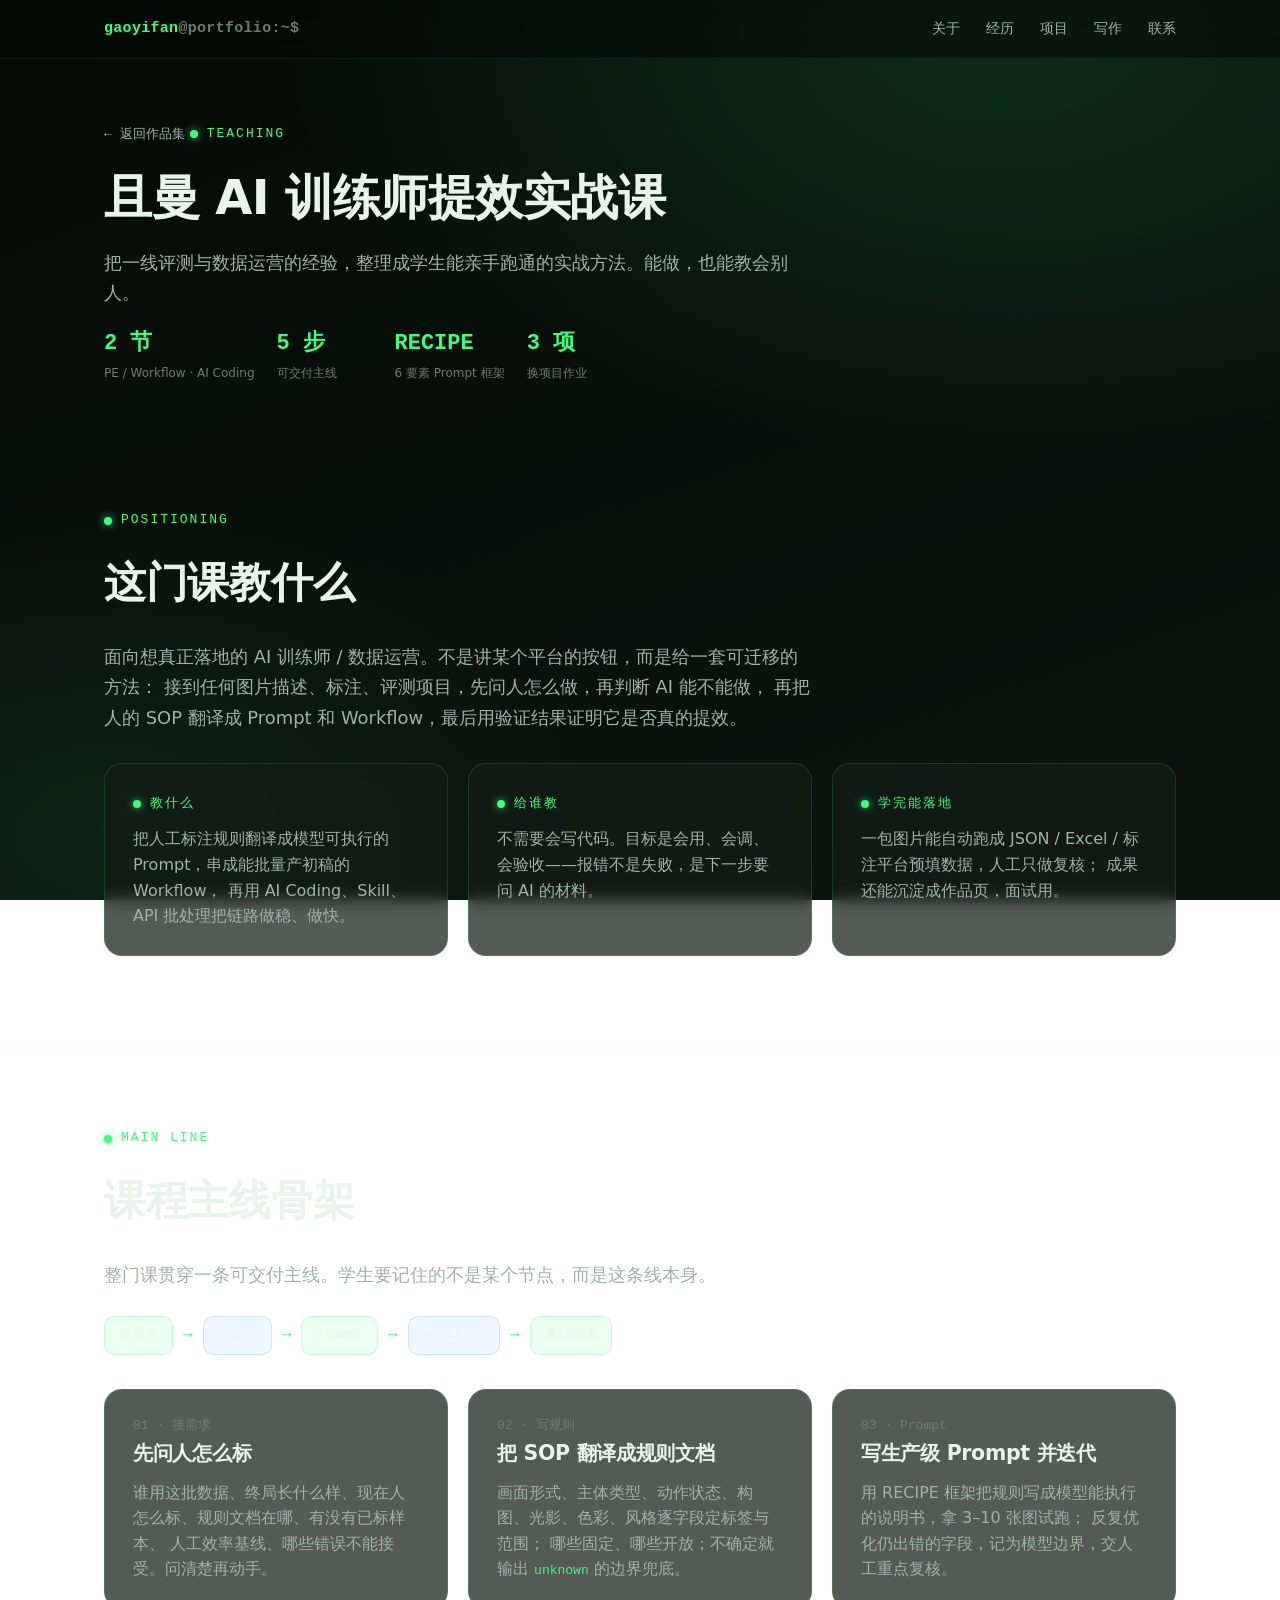
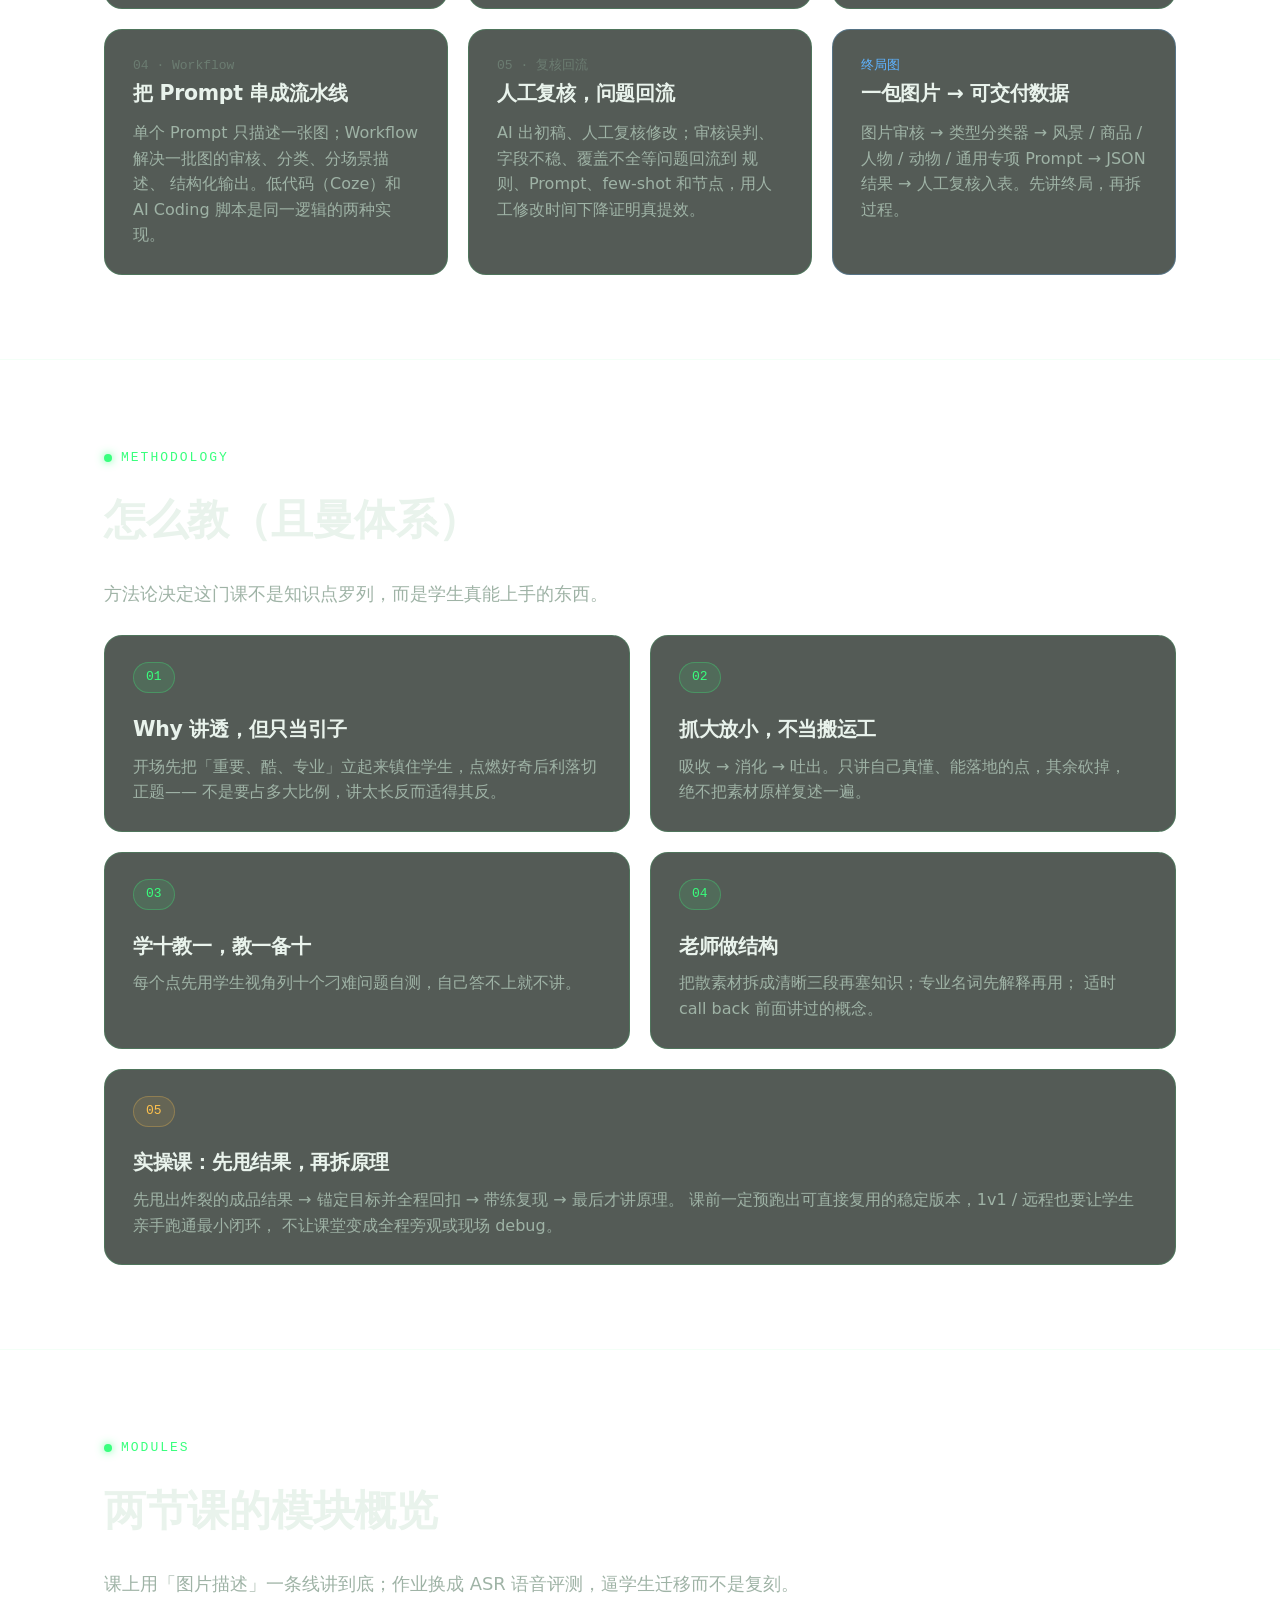
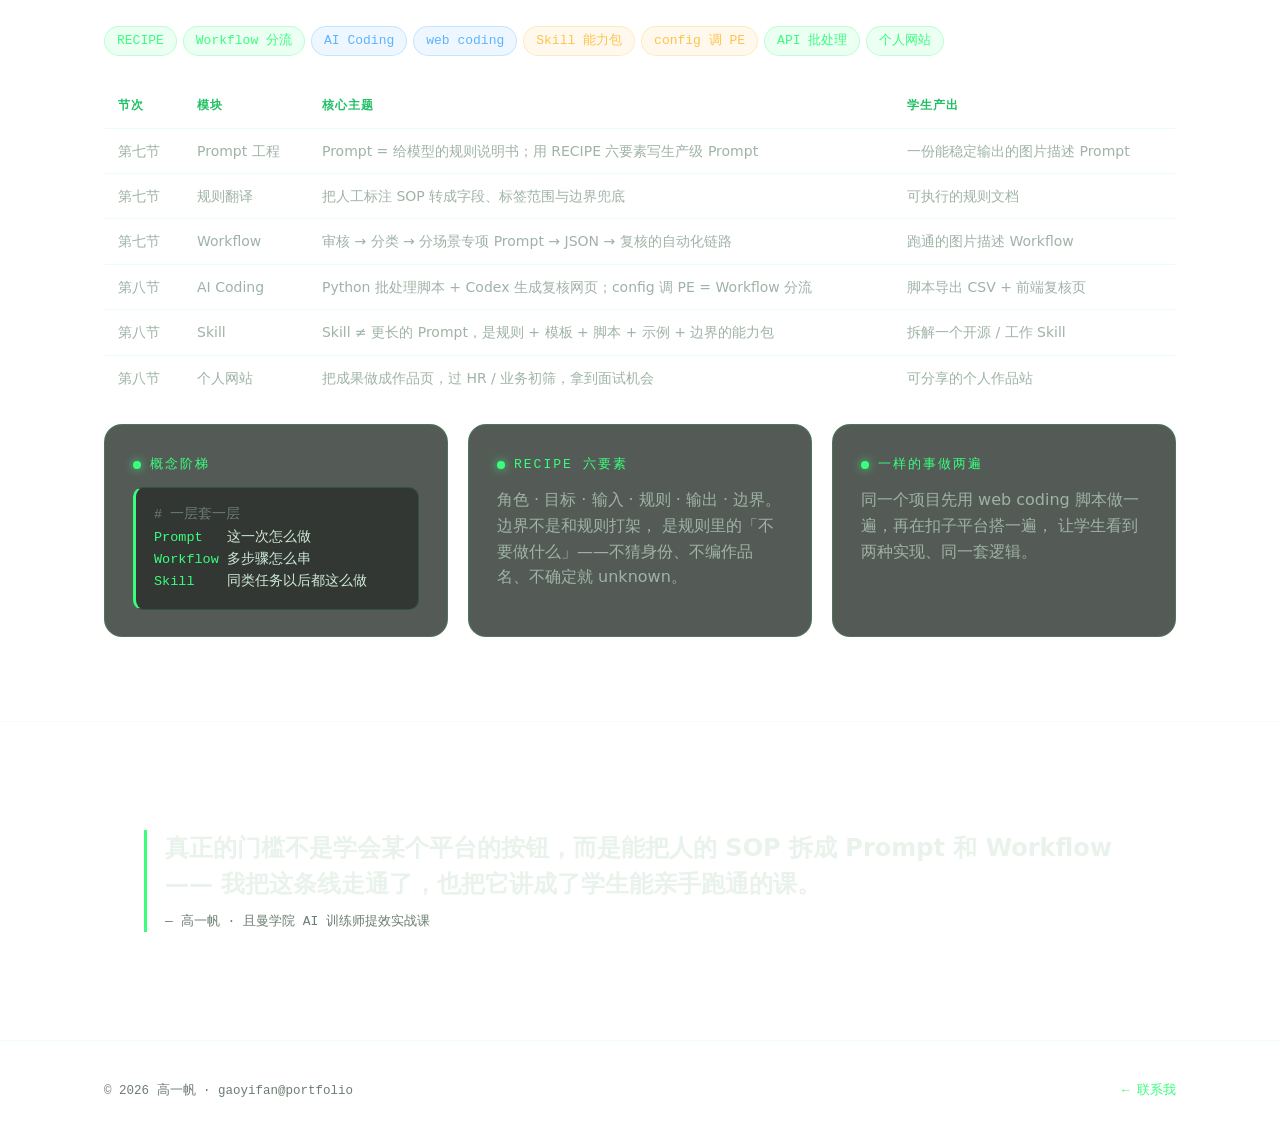
<file: projects/teaching.html>
<!doctype html>
<html lang="zh-CN">
<head>
  <meta charset="UTF-8" />
  <meta name="viewport" content="width=device-width, initial-scale=1" />
  <title>且曼 AI 训练师提效实战课 · 高一帆</title>
  <meta name="description" content="且曼学院 AI 训练师提效实战课：接需求→写规则→Prompt→Workflow→复核回流，一套能教会别人的实战方法论。" />
  <link rel="icon" type="image/svg+xml" href="../assets/favicon.svg" />
  <link rel="stylesheet" href="../assets/portfolio.css" />
</head>
<body>
  <nav id="topnav">
    <div class="wrap">
      <a class="nav-logo" href="../index.html#hero">gaoyifan<span class="caret">@portfolio:~$</span></a>
      <button class="nav-toggle" aria-label="菜单">≡</button>
      <div class="nav-links">
        <a href="../index.html#about">关于</a>
        <a href="../index.html#experience">经历</a>
        <a href="../index.html#projects">项目</a>
        <a href="../index.html#writing">写作</a>
        <a href="../index.html#contact">联系</a>
      </div>
    </div>
  </nav>
  <header class="page-hero">
    <div class="wrap">
      <a class="backlink" href="../index.html#projects">← 返回作品集</a>
      <div class="kicker">Teaching</div>
      <h1>且曼 AI 训练师提效实战课</h1>
      <p class="lead">把一线评测与数据运营的经验，整理成学生能亲手跑通的实战方法。能做，也能教会别人。</p>
      <div class="metrics">
        <div class="metric"><div class="m-num">2 节</div><div class="m-lbl">PE / Workflow · AI Coding</div></div>
        <div class="metric"><div class="m-num">5 步</div><div class="m-lbl">可交付主线</div></div>
        <div class="metric"><div class="m-num">RECIPE</div><div class="m-lbl">6 要素 Prompt 框架</div></div>
        <div class="metric"><div class="m-num">3 项</div><div class="m-lbl">换项目作业</div></div>
      </div>
    </div>
  </header>

  <!-- 1. 课程定位 -->
  <section class="block reveal" id="positioning">
    <div class="wrap">
      <div class="kicker">Positioning</div>
      <h2>这门课教什么</h2>
      <p class="lead" style="margin-bottom:30px">
        面向想真正落地的 AI 训练师 / 数据运营。不是讲某个平台的按钮，而是给一套可迁移的方法：
        接到任何图片描述、标注、评测项目，先问人怎么做，再判断 AI 能不能做，
        再把人的 SOP 翻译成 Prompt 和 Workflow，最后用验证结果证明它是否真的提效。
      </p>
      <div class="grid g3">
        <div class="card">
          <div class="kicker" style="margin-bottom:12px">教什么</div>
          <p style="color:var(--txt-dim);margin:0">
            把人工标注规则翻译成模型可执行的 Prompt，串成能批量产初稿的 Workflow，
            再用 AI Coding、Skill、API 批处理把链路做稳、做快。
          </p>
        </div>
        <div class="card">
          <div class="kicker" style="margin-bottom:12px">给谁教</div>
          <p style="color:var(--txt-dim);margin:0">
            不需要会写代码。目标是会用、会调、会验收——报错不是失败，是下一步要问 AI 的材料。
          </p>
        </div>
        <div class="card">
          <div class="kicker" style="margin-bottom:12px">学完能落地</div>
          <p style="color:var(--txt-dim);margin:0">
            一包图片能自动跑成 JSON / Excel / 标注平台预填数据，人工只做复核；
            成果还能沉淀成作品页，面试用。
          </p>
        </div>
      </div>
    </div>
  </section>

  <!-- 2. 课程主线骨架 -->
  <section class="block reveal" id="mainline">
    <div class="wrap">
      <div class="kicker">Main Line</div>
      <h2>课程主线骨架</h2>
      <p class="lead" style="margin-bottom:26px">
        整门课贯穿一条可交付主线。学生要记住的不是某个节点，而是这条线本身。
      </p>
      <div class="flow" style="margin-bottom:34px">
        <span class="node">接需求</span>
        <span class="arrow">→</span>
        <span class="node alt">写规则</span>
        <span class="arrow">→</span>
        <span class="node">Prompt</span>
        <span class="arrow">→</span>
        <span class="node alt">Workflow</span>
        <span class="arrow">→</span>
        <span class="node">复核回流</span>
      </div>
      <div class="grid g3">
        <div class="card">
          <div class="proj-num">01 · 接需求</div>
          <h3>先问人怎么标</h3>
          <p style="color:var(--txt-dim);margin:0">
            谁用这批数据、终局长什么样、现在人怎么标、规则文档在哪、有没有已标样本、
            人工效率基线、哪些错误不能接受。问清楚再动手。
          </p>
        </div>
        <div class="card">
          <div class="proj-num">02 · 写规则</div>
          <h3>把 SOP 翻译成规则文档</h3>
          <p style="color:var(--txt-dim);margin:0">
            画面形式、主体类型、动作状态、构图、光影、色彩、风格逐字段定标签与范围；
            哪些固定、哪些开放；不确定就输出 <code style="color:var(--green)">unknown</code> 的边界兜底。
          </p>
        </div>
        <div class="card">
          <div class="proj-num">03 · Prompt</div>
          <h3>写生产级 Prompt 并迭代</h3>
          <p style="color:var(--txt-dim);margin:0">
            用 RECIPE 框架把规则写成模型能执行的说明书，拿 3–10 张图试跑；
            反复优化仍出错的字段，记为模型边界，交人工重点复核。
          </p>
        </div>
        <div class="card">
          <div class="proj-num">04 · Workflow</div>
          <h3>把 Prompt 串成流水线</h3>
          <p style="color:var(--txt-dim);margin:0">
            单个 Prompt 只描述一张图；Workflow 解决一批图的审核、分类、分场景描述、
            结构化输出。低代码（Coze）和 AI Coding 脚本是同一逻辑的两种实现。
          </p>
        </div>
        <div class="card">
          <div class="proj-num">05 · 复核回流</div>
          <h3>人工复核，问题回流</h3>
          <p style="color:var(--txt-dim);margin:0">
            AI 出初稿、人工复核修改；审核误判、字段不稳、覆盖不全等问题回流到
            规则、Prompt、few-shot 和节点，用人工修改时间下降证明真提效。
          </p>
        </div>
        <div class="card" style="border-color:rgba(94,179,255,0.28)">
          <div class="proj-num" style="color:var(--blue)">终局图</div>
          <h3>一包图片 → 可交付数据</h3>
          <p style="color:var(--txt-dim);margin:0">
            图片审核 → 类型分类器 → 风景 / 商品 / 人物 / 动物 / 通用专项 Prompt →
            JSON 结果 → 人工复核入表。先讲终局，再拆过程。
          </p>
        </div>
      </div>
    </div>
  </section>

  <!-- 3. 教学方法论 -->
  <section class="block reveal" id="method">
    <div class="wrap">
      <div class="kicker">Methodology</div>
      <h2>怎么教（且曼体系）</h2>
      <p class="lead" style="margin-bottom:26px">
        方法论决定这门课不是知识点罗列，而是学生真能上手的东西。
      </p>
      <div class="grid g2">
        <div class="card">
          <span class="chip">01</span>
          <h3 style="margin:12px 0 8px">Why 讲透，但只当引子</h3>
          <p style="color:var(--txt-dim);margin:0">
            开场先把「重要、酷、专业」立起来镇住学生，点燃好奇后利落切正题——
            不是要占多大比例，讲太长反而适得其反。
          </p>
        </div>
        <div class="card">
          <span class="chip">02</span>
          <h3 style="margin:12px 0 8px">抓大放小，不当搬运工</h3>
          <p style="color:var(--txt-dim);margin:0">
            吸收 → 消化 → 吐出。只讲自己真懂、能落地的点，其余砍掉，
            绝不把素材原样复述一遍。
          </p>
        </div>
        <div class="card">
          <span class="chip">03</span>
          <h3 style="margin:12px 0 8px">学十教一，教一备十</h3>
          <p style="color:var(--txt-dim);margin:0">
            每个点先用学生视角列十个刁难问题自测，自己答不上就不讲。
          </p>
        </div>
        <div class="card">
          <span class="chip">04</span>
          <h3 style="margin:12px 0 8px">老师做结构</h3>
          <p style="color:var(--txt-dim);margin:0">
            把散素材拆成清晰三段再塞知识；专业名词先解释再用；
            适时 call back 前面讲过的概念。
          </p>
        </div>
        <div class="card" style="grid-column:1 / -1">
          <span class="chip amber">05</span>
          <h3 style="margin:12px 0 8px">实操课：先甩结果，再拆原理</h3>
          <p style="color:var(--txt-dim);margin:0">
            先甩出炸裂的成品结果 → 锚定目标并全程回扣 → 带练复现 → 最后才讲原理。
            课前一定预跑出可直接复用的稳定版本，1v1 / 远程也要让学生亲手跑通最小闭环，
            不让课堂变成全程旁观或现场 debug。
          </p>
        </div>
      </div>
    </div>
  </section>

  <!-- 4. 课程模块概览 -->
  <section class="block reveal" id="modules">
    <div class="wrap">
      <div class="kicker">Modules</div>
      <h2>两节课的模块概览</h2>
      <p class="lead" style="margin-bottom:26px">
        课上用「图片描述」一条线讲到底；作业换成 ASR 语音评测，逼学生迁移而不是复刻。
      </p>
      <div class="chips" style="margin-bottom:22px">
        <span class="chip">RECIPE</span>
        <span class="chip">Workflow 分流</span>
        <span class="chip blue">AI Coding</span>
        <span class="chip blue">web coding</span>
        <span class="chip amber">Skill 能力包</span>
        <span class="chip amber">config 调 PE</span>
        <span class="chip">API 批处理</span>
        <span class="chip">个人网站</span>
      </div>
      <div class="tablewrap">
        <table class="data">
          <thead>
            <tr><th>节次</th><th>模块</th><th>核心主题</th><th>学生产出</th></tr>
          </thead>
          <tbody>
            <tr>
              <td>第七节</td>
              <td>Prompt 工程</td>
              <td>Prompt = 给模型的规则说明书；用 RECIPE 六要素写生产级 Prompt</td>
              <td>一份能稳定输出的图片描述 Prompt</td>
            </tr>
            <tr>
              <td>第七节</td>
              <td>规则翻译</td>
              <td>把人工标注 SOP 转成字段、标签范围与边界兜底</td>
              <td>可执行的规则文档</td>
            </tr>
            <tr>
              <td>第七节</td>
              <td>Workflow</td>
              <td>审核 → 分类 → 分场景专项 Prompt → JSON → 复核的自动化链路</td>
              <td>跑通的图片描述 Workflow</td>
            </tr>
            <tr>
              <td>第八节</td>
              <td>AI Coding</td>
              <td>Python 批处理脚本 + Codex 生成复核网页；config 调 PE = Workflow 分流</td>
              <td>脚本导出 CSV + 前端复核页</td>
            </tr>
            <tr>
              <td>第八节</td>
              <td>Skill</td>
              <td>Skill ≠ 更长的 Prompt，是规则 + 模板 + 脚本 + 示例 + 边界的能力包</td>
              <td>拆解一个开源 / 工作 Skill</td>
            </tr>
            <tr>
              <td>第八节</td>
              <td>个人网站</td>
              <td>把成果做成作品页，过 HR / 业务初筛，拿到面试机会</td>
              <td>可分享的个人作品站</td>
            </tr>
          </tbody>
        </table>
      </div>
      <div class="grid g3" style="margin-top:24px">
        <div class="card">
          <div class="kicker" style="margin-bottom:12px">概念阶梯</div>
          <pre class="code"><span class="c"># 一层套一层</span>
<span class="k">Prompt</span>   这一次怎么做
<span class="k">Workflow</span> 多步骤怎么串
<span class="k">Skill</span>    同类任务以后都这么做</pre>
        </div>
        <div class="card">
          <div class="kicker" style="margin-bottom:12px">RECIPE 六要素</div>
          <p style="color:var(--txt-dim);margin:0">
            角色 · 目标 · 输入 · 规则 · 输出 · 边界。边界不是和规则打架，
            是规则里的「不要做什么」——不猜身份、不编作品名、不确定就 unknown。
          </p>
        </div>
        <div class="card">
          <div class="kicker" style="margin-bottom:12px">一样的事做两遍</div>
          <p style="color:var(--txt-dim);margin:0">
            同一个项目先用 web coding 脚本做一遍，再在扣子平台搭一遍，
            让学生看到两种实现、同一套逻辑。
          </p>
        </div>
      </div>
    </div>
  </section>

  <!-- 5. quote -->
  <section class="block reveal" id="quote">
    <div class="wrap">
      <blockquote class="quote">
        真正的门槛不是学会某个平台的按钮，而是能把人的 SOP 拆成 Prompt 和 Workflow——
        我把这条线走通了，也把它讲成了学生能亲手跑通的课。
        <span class="src">— 高一帆 · 且曼学院 AI 训练师提效实战课</span>
      </blockquote>
    </div>
  </section>

  <footer class="site">
    <div class="wrap">
      <span>© 2026 高一帆 · gaoyifan@portfolio</span>
      <a href="../index.html#contact" style="color:var(--green)">← 联系我</a>
    </div>
  </footer>
  <script src="../assets/portfolio.js"></script>
</body>
</html>
</file>
<file: projects/annotation-demo/assets/index-Clq8YKck.css>
*,:before,:after{--tw-border-spacing-x: 0;--tw-border-spacing-y: 0;--tw-translate-x: 0;--tw-translate-y: 0;--tw-rotate: 0;--tw-skew-x: 0;--tw-skew-y: 0;--tw-scale-x: 1;--tw-scale-y: 1;--tw-pan-x: ;--tw-pan-y: ;--tw-pinch-zoom: ;--tw-scroll-snap-strictness: proximity;--tw-gradient-from-position: ;--tw-gradient-via-position: ;--tw-gradient-to-position: ;--tw-ordinal: ;--tw-slashed-zero: ;--tw-numeric-figure: ;--tw-numeric-spacing: ;--tw-numeric-fraction: ;--tw-ring-inset: ;--tw-ring-offset-width: 0px;--tw-ring-offset-color: #fff;--tw-ring-color: rgb(59 130 246 / .5);--tw-ring-offset-shadow: 0 0 #0000;--tw-ring-shadow: 0 0 #0000;--tw-shadow: 0 0 #0000;--tw-shadow-colored: 0 0 #0000;--tw-blur: ;--tw-brightness: ;--tw-contrast: ;--tw-grayscale: ;--tw-hue-rotate: ;--tw-invert: ;--tw-saturate: ;--tw-sepia: ;--tw-drop-shadow: ;--tw-backdrop-blur: ;--tw-backdrop-brightness: ;--tw-backdrop-contrast: ;--tw-backdrop-grayscale: ;--tw-backdrop-hue-rotate: ;--tw-backdrop-invert: ;--tw-backdrop-opacity: ;--tw-backdrop-saturate: ;--tw-backdrop-sepia: ;--tw-contain-size: ;--tw-contain-layout: ;--tw-contain-paint: ;--tw-contain-style: }::backdrop{--tw-border-spacing-x: 0;--tw-border-spacing-y: 0;--tw-translate-x: 0;--tw-translate-y: 0;--tw-rotate: 0;--tw-skew-x: 0;--tw-skew-y: 0;--tw-scale-x: 1;--tw-scale-y: 1;--tw-pan-x: ;--tw-pan-y: ;--tw-pinch-zoom: ;--tw-scroll-snap-strictness: proximity;--tw-gradient-from-position: ;--tw-gradient-via-position: ;--tw-gradient-to-position: ;--tw-ordinal: ;--tw-slashed-zero: ;--tw-numeric-figure: ;--tw-numeric-spacing: ;--tw-numeric-fraction: ;--tw-ring-inset: ;--tw-ring-offset-width: 0px;--tw-ring-offset-color: #fff;--tw-ring-color: rgb(59 130 246 / .5);--tw-ring-offset-shadow: 0 0 #0000;--tw-ring-shadow: 0 0 #0000;--tw-shadow: 0 0 #0000;--tw-shadow-colored: 0 0 #0000;--tw-blur: ;--tw-brightness: ;--tw-contrast: ;--tw-grayscale: ;--tw-hue-rotate: ;--tw-invert: ;--tw-saturate: ;--tw-sepia: ;--tw-drop-shadow: ;--tw-backdrop-blur: ;--tw-backdrop-brightness: ;--tw-backdrop-contrast: ;--tw-backdrop-grayscale: ;--tw-backdrop-hue-rotate: ;--tw-backdrop-invert: ;--tw-backdrop-opacity: ;--tw-backdrop-saturate: ;--tw-backdrop-sepia: ;--tw-contain-size: ;--tw-contain-layout: ;--tw-contain-paint: ;--tw-contain-style: }*,:before,:after{box-sizing:border-box;border-width:0;border-style:solid;border-color:#e5e7eb}:before,:after{--tw-content: ""}html,:host{line-height:1.5;-webkit-text-size-adjust:100%;-moz-tab-size:4;-o-tab-size:4;tab-size:4;font-family:-apple-system,BlinkMacSystemFont,Segoe UI,PingFang SC,Hiragino Sans GB,Microsoft YaHei,sans-serif;font-feature-settings:normal;font-variation-settings:normal;-webkit-tap-highlight-color:transparent}body{margin:0;line-height:inherit}hr{height:0;color:inherit;border-top-width:1px}abbr:where([title]){-webkit-text-decoration:underline dotted;text-decoration:underline dotted}h1,h2,h3,h4,h5,h6{font-size:inherit;font-weight:inherit}a{color:inherit;text-decoration:inherit}b,strong{font-weight:bolder}code,kbd,samp,pre{font-family:SF Mono,Menlo,Monaco,Consolas,monospace;font-feature-settings:normal;font-variation-settings:normal;font-size:1em}small{font-size:80%}sub,sup{font-size:75%;line-height:0;position:relative;vertical-align:baseline}sub{bottom:-.25em}sup{top:-.5em}table{text-indent:0;border-color:inherit;border-collapse:collapse}button,input,optgroup,select,textarea{font-family:inherit;font-feature-settings:inherit;font-variation-settings:inherit;font-size:100%;font-weight:inherit;line-height:inherit;letter-spacing:inherit;color:inherit;margin:0;padding:0}button,select{text-transform:none}button,input:where([type=button]),input:where([type=reset]),input:where([type=submit]){-webkit-appearance:button;background-color:transparent;background-image:none}:-moz-focusring{outline:auto}:-moz-ui-invalid{box-shadow:none}progress{vertical-align:baseline}::-webkit-inner-spin-button,::-webkit-outer-spin-button{height:auto}[type=search]{-webkit-appearance:textfield;outline-offset:-2px}::-webkit-search-decoration{-webkit-appearance:none}::-webkit-file-upload-button{-webkit-appearance:button;font:inherit}summary{display:list-item}blockquote,dl,dd,h1,h2,h3,h4,h5,h6,hr,figure,p,pre{margin:0}fieldset{margin:0;padding:0}legend{padding:0}ol,ul,menu{list-style:none;margin:0;padding:0}dialog{padding:0}textarea{resize:vertical}input::-moz-placeholder,textarea::-moz-placeholder{opacity:1;color:#9ca3af}input::placeholder,textarea::placeholder{opacity:1;color:#9ca3af}button,[role=button]{cursor:pointer}:disabled{cursor:default}img,svg,video,canvas,audio,iframe,embed,object{display:block;vertical-align:middle}img,video{max-width:100%;height:auto}[hidden]:where(:not([hidden=until-found])){display:none}.fixed{position:fixed}.absolute{position:absolute}.relative{position:relative}.inset-0{top:0;right:0;bottom:0;left:0}.bottom-0{bottom:0}.left-0{left:0}.left-1{left:.25rem}.left-1\/2{left:50%}.left-2{left:.5rem}.left-3{left:.75rem}.left-\[35\%\]{left:35%}.right-0{right:0}.right-1{right:.25rem}.right-2{right:.5rem}.top-0{top:0}.top-1{top:.25rem}.top-1\/2{top:50%}.top-2{top:.5rem}.top-3{top:.75rem}.z-50{z-index:50}.col-span-1{grid-column:span 1 / span 1}.col-span-2{grid-column:span 2 / span 2}.col-span-3{grid-column:span 3 / span 3}.mx-2{margin-left:.5rem;margin-right:.5rem}.mx-auto{margin-left:auto;margin-right:auto}.-mt-0\.5{margin-top:-.125rem}.mb-0\.5{margin-bottom:.125rem}.mb-1{margin-bottom:.25rem}.mb-1\.5{margin-bottom:.375rem}.mb-12{margin-bottom:3rem}.mb-2{margin-bottom:.5rem}.mb-3{margin-bottom:.75rem}.mb-4{margin-bottom:1rem}.mb-6{margin-bottom:1.5rem}.mb-8{margin-bottom:2rem}.ml-1{margin-left:.25rem}.ml-2{margin-left:.5rem}.ml-5{margin-left:1.25rem}.ml-auto{margin-left:auto}.mt-0\.5{margin-top:.125rem}.mt-1{margin-top:.25rem}.mt-1\.5{margin-top:.375rem}.mt-2{margin-top:.5rem}.mt-3{margin-top:.75rem}.mt-4{margin-top:1rem}.mt-auto{margin-top:auto}.line-clamp-1{overflow:hidden;display:-webkit-box;-webkit-box-orient:vertical;-webkit-line-clamp:1}.line-clamp-2{overflow:hidden;display:-webkit-box;-webkit-box-orient:vertical;-webkit-line-clamp:2}.\!block{display:block!important}.block{display:block}.flex{display:flex}.inline-flex{display:inline-flex}.table{display:table}.grid{display:grid}.aspect-\[3\/2\]{aspect-ratio:3/2}.aspect-\[4\/3\]{aspect-ratio:4/3}.aspect-square{aspect-ratio:1 / 1}.aspect-video{aspect-ratio:16 / 9}.h-1{height:.25rem}.h-1\.5{height:.375rem}.h-10{height:2.5rem}.h-12{height:3rem}.h-14{height:3.5rem}.h-16{height:4rem}.h-2{height:.5rem}.h-2\.5{height:.625rem}.h-3{height:.75rem}.h-3\.5{height:.875rem}.h-4{height:1rem}.h-5{height:1.25rem}.h-6{height:1.5rem}.h-7{height:1.75rem}.h-8{height:2rem}.h-9{height:2.25rem}.h-\[90vh\]{height:90vh}.h-\[calc\(100vh-56px\)\]{height:calc(100vh - 56px)}.h-full{height:100%}.max-h-\[60vh\]{max-height:60vh}.min-h-screen{min-height:100vh}.w-1{width:.25rem}.w-1\.5{width:.375rem}.w-10{width:2.5rem}.w-12{width:3rem}.w-14{width:3.5rem}.w-16{width:4rem}.w-2\.5{width:.625rem}.w-20{width:5rem}.w-24{width:6rem}.w-28{width:7rem}.w-3{width:.75rem}.w-3\.5{width:.875rem}.w-4{width:1rem}.w-5{width:1.25rem}.w-6{width:1.5rem}.w-7{width:1.75rem}.w-8{width:2rem}.w-80{width:20rem}.w-9{width:2.25rem}.w-\[35\%\]{width:35%}.w-\[380px\]{width:380px}.w-full{width:100%}.min-w-0{min-width:0px}.max-w-2xl{max-width:42rem}.max-w-3xl{max-width:48rem}.max-w-4xl{max-width:56rem}.max-w-6xl{max-width:72rem}.max-w-\[160px\]{max-width:160px}.max-w-\[180px\]{max-width:180px}.max-w-\[220px\]{max-width:220px}.max-w-\[85\%\]{max-width:85%}.max-w-screen-2xl{max-width:1536px}.flex-1{flex:1 1 0%}.flex-shrink-0{flex-shrink:0}.-translate-x-1\/2{--tw-translate-x: -50%;transform:translate(var(--tw-translate-x),var(--tw-translate-y)) rotate(var(--tw-rotate)) skew(var(--tw-skew-x)) skewY(var(--tw-skew-y)) scaleX(var(--tw-scale-x)) scaleY(var(--tw-scale-y))}.-translate-y-1\/2{--tw-translate-y: -50%;transform:translate(var(--tw-translate-x),var(--tw-translate-y)) rotate(var(--tw-rotate)) skew(var(--tw-skew-x)) skewY(var(--tw-skew-y)) scaleX(var(--tw-scale-x)) scaleY(var(--tw-scale-y))}.translate-x-0\.5{--tw-translate-x: .125rem;transform:translate(var(--tw-translate-x),var(--tw-translate-y)) rotate(var(--tw-rotate)) skew(var(--tw-skew-x)) skewY(var(--tw-skew-y)) scaleX(var(--tw-scale-x)) scaleY(var(--tw-scale-y))}@keyframes pulse{50%{opacity:.5}}.animate-pulse{animation:pulse 2s cubic-bezier(.4,0,.6,1) infinite}.resize-none{resize:none}.grid-cols-1{grid-template-columns:repeat(1,minmax(0,1fr))}.grid-cols-2{grid-template-columns:repeat(2,minmax(0,1fr))}.grid-cols-3{grid-template-columns:repeat(3,minmax(0,1fr))}.grid-cols-4{grid-template-columns:repeat(4,minmax(0,1fr))}.grid-cols-5{grid-template-columns:repeat(5,minmax(0,1fr))}.flex-row-reverse{flex-direction:row-reverse}.flex-col{flex-direction:column}.flex-wrap{flex-wrap:wrap}.items-start{align-items:flex-start}.items-end{align-items:flex-end}.items-center{align-items:center}.items-baseline{align-items:baseline}.justify-center{justify-content:center}.justify-between{justify-content:space-between}.gap-0\.5{gap:.125rem}.gap-1{gap:.25rem}.gap-1\.5{gap:.375rem}.gap-2{gap:.5rem}.gap-3{gap:.75rem}.gap-4{gap:1rem}.space-y-0\.5>:not([hidden])~:not([hidden]){--tw-space-y-reverse: 0;margin-top:calc(.125rem * calc(1 - var(--tw-space-y-reverse)));margin-bottom:calc(.125rem * var(--tw-space-y-reverse))}.space-y-1>:not([hidden])~:not([hidden]){--tw-space-y-reverse: 0;margin-top:calc(.25rem * calc(1 - var(--tw-space-y-reverse)));margin-bottom:calc(.25rem * var(--tw-space-y-reverse))}.space-y-1\.5>:not([hidden])~:not([hidden]){--tw-space-y-reverse: 0;margin-top:calc(.375rem * calc(1 - var(--tw-space-y-reverse)));margin-bottom:calc(.375rem * var(--tw-space-y-reverse))}.space-y-2>:not([hidden])~:not([hidden]){--tw-space-y-reverse: 0;margin-top:calc(.5rem * calc(1 - var(--tw-space-y-reverse)));margin-bottom:calc(.5rem * var(--tw-space-y-reverse))}.space-y-2\.5>:not([hidden])~:not([hidden]){--tw-space-y-reverse: 0;margin-top:calc(.625rem * calc(1 - var(--tw-space-y-reverse)));margin-bottom:calc(.625rem * var(--tw-space-y-reverse))}.space-y-3>:not([hidden])~:not([hidden]){--tw-space-y-reverse: 0;margin-top:calc(.75rem * calc(1 - var(--tw-space-y-reverse)));margin-bottom:calc(.75rem * var(--tw-space-y-reverse))}.space-y-4>:not([hidden])~:not([hidden]){--tw-space-y-reverse: 0;margin-top:calc(1rem * calc(1 - var(--tw-space-y-reverse)));margin-bottom:calc(1rem * var(--tw-space-y-reverse))}.space-y-5>:not([hidden])~:not([hidden]){--tw-space-y-reverse: 0;margin-top:calc(1.25rem * calc(1 - var(--tw-space-y-reverse)));margin-bottom:calc(1.25rem * var(--tw-space-y-reverse))}.space-y-6>:not([hidden])~:not([hidden]){--tw-space-y-reverse: 0;margin-top:calc(1.5rem * calc(1 - var(--tw-space-y-reverse)));margin-bottom:calc(1.5rem * var(--tw-space-y-reverse))}.overflow-auto{overflow:auto}.overflow-hidden{overflow:hidden}.overflow-x-auto{overflow-x:auto}.overflow-y-auto{overflow-y:auto}.truncate{overflow:hidden;text-overflow:ellipsis;white-space:nowrap}.whitespace-pre-wrap{white-space:pre-wrap}.rounded{border-radius:.25rem}.rounded-2xl{border-radius:1rem}.rounded-\[24px\]{border-radius:24px}.rounded-full{border-radius:9999px}.rounded-lg{border-radius:.5rem}.rounded-sm{border-radius:.125rem}.rounded-xl{border-radius:.75rem}.rounded-l{border-top-left-radius:.25rem;border-bottom-left-radius:.25rem}.rounded-r{border-top-right-radius:.25rem;border-bottom-right-radius:.25rem}.border{border-width:1px}.border-2{border-width:2px}.border-4{border-width:4px}.border-b{border-bottom-width:1px}.border-b-2{border-bottom-width:2px}.border-l{border-left-width:1px}.border-l-2{border-left-width:2px}.border-r{border-right-width:1px}.border-t{border-top-width:1px}.border-amber-500\/30{border-color:#f59e0b4d}.border-amber-500\/40{border-color:#f59e0b66}.border-cvat-accent{--tw-border-opacity: 1;border-color:rgb(59 130 246 / var(--tw-border-opacity, 1))}.border-cvat-accent\/30{border-color:#3b82f64d}.border-cvat-accent\/40{border-color:#3b82f666}.border-cvat-accent\/50{border-color:#3b82f680}.border-cvat-border{--tw-border-opacity: 1;border-color:rgb(51 65 85 / var(--tw-border-opacity, 1))}.border-cvat-border\/30{border-color:#3341554d}.border-cvat-border\/50{border-color:#33415580}.border-emerald-500\/30{border-color:#10b9814d}.border-emerald-500\/40{border-color:#10b98166}.border-emerald-500\/60{border-color:#10b98199}.border-fuchsia-500\/40{border-color:#d946ef66}.border-red-500\/30{border-color:#ef44444d}.border-red-500\/40{border-color:#ef444466}.border-red-500\/60{border-color:#ef444499}.border-slate-500{--tw-border-opacity: 1;border-color:rgb(100 116 139 / var(--tw-border-opacity, 1))}.border-slate-500\/40{border-color:#64748b66}.border-slate-800{--tw-border-opacity: 1;border-color:rgb(30 41 59 / var(--tw-border-opacity, 1))}.border-transparent{border-color:transparent}.border-white\/30{border-color:#ffffff4d}.bg-amber-400{--tw-bg-opacity: 1;background-color:rgb(251 191 36 / var(--tw-bg-opacity, 1))}.bg-amber-500{--tw-bg-opacity: 1;background-color:rgb(245 158 11 / var(--tw-bg-opacity, 1))}.bg-amber-500\/10{background-color:#f59e0b1a}.bg-amber-500\/15{background-color:#f59e0b26}.bg-amber-500\/20{background-color:#f59e0b33}.bg-amber-500\/30{background-color:#f59e0b4d}.bg-amber-500\/5{background-color:#f59e0b0d}.bg-black{--tw-bg-opacity: 1;background-color:rgb(0 0 0 / var(--tw-bg-opacity, 1))}.bg-black\/40{background-color:#0006}.bg-black\/70{background-color:#000000b3}.bg-black\/75{background-color:#000000bf}.bg-black\/80{background-color:#000c}.bg-blue-500\/20{background-color:#3b82f633}.bg-cvat-accent{--tw-bg-opacity: 1;background-color:rgb(59 130 246 / var(--tw-bg-opacity, 1))}.bg-cvat-accent\/10{background-color:#3b82f61a}.bg-cvat-accent\/20{background-color:#3b82f633}.bg-cvat-accent\/5{background-color:#3b82f60d}.bg-cvat-accent\/80{background-color:#3b82f6cc}.bg-cvat-accent\/90{background-color:#3b82f6e6}.bg-cvat-bg{--tw-bg-opacity: 1;background-color:rgb(30 41 59 / var(--tw-bg-opacity, 1))}.bg-cvat-bg\/30{background-color:#1e293b4d}.bg-cvat-bg\/40{background-color:#1e293b66}.bg-cvat-bg\/50{background-color:#1e293b80}.bg-cvat-border{--tw-bg-opacity: 1;background-color:rgb(51 65 85 / var(--tw-bg-opacity, 1))}.bg-cvat-border\/30{background-color:#3341554d}.bg-cvat-border\/50{background-color:#33415580}.bg-cvat-muted\/20{background-color:#64748b33}.bg-cvat-panel{--tw-bg-opacity: 1;background-color:rgb(15 23 42 / var(--tw-bg-opacity, 1))}.bg-cvat-panel\/40{background-color:#0f172a66}.bg-cvat-panel\/60{background-color:#0f172a99}.bg-cvat-panel\/80{background-color:#0f172acc}.bg-cvat-sidebar{--tw-bg-opacity: 1;background-color:rgb(17 24 39 / var(--tw-bg-opacity, 1))}.bg-emerald-400{--tw-bg-opacity: 1;background-color:rgb(52 211 153 / var(--tw-bg-opacity, 1))}.bg-emerald-500{--tw-bg-opacity: 1;background-color:rgb(16 185 129 / var(--tw-bg-opacity, 1))}.bg-emerald-500\/10{background-color:#10b9811a}.bg-emerald-500\/15{background-color:#10b98126}.bg-emerald-500\/20{background-color:#10b98133}.bg-emerald-500\/30{background-color:#10b9814d}.bg-emerald-500\/5{background-color:#10b9810d}.bg-orange-500\/15{background-color:#f9731626}.bg-red-400{--tw-bg-opacity: 1;background-color:rgb(248 113 113 / var(--tw-bg-opacity, 1))}.bg-red-500{--tw-bg-opacity: 1;background-color:rgb(239 68 68 / var(--tw-bg-opacity, 1))}.bg-red-500\/10{background-color:#ef44441a}.bg-red-500\/15{background-color:#ef444426}.bg-red-500\/20{background-color:#ef444433}.bg-red-500\/5{background-color:#ef44440d}.bg-red-500\/60{background-color:#ef444499}.bg-slate-500\/10{background-color:#64748b1a}.bg-slate-500\/20{background-color:#64748b33}.bg-slate-700{--tw-bg-opacity: 1;background-color:rgb(51 65 85 / var(--tw-bg-opacity, 1))}.bg-slate-900{--tw-bg-opacity: 1;background-color:rgb(15 23 42 / var(--tw-bg-opacity, 1))}.bg-white{--tw-bg-opacity: 1;background-color:rgb(255 255 255 / var(--tw-bg-opacity, 1))}.bg-white\/20{background-color:#fff3}.bg-white\/5{background-color:#ffffff0d}.bg-\[radial-gradient\(circle_at_center\,_rgba\(71\,85\,105\,0\.2\)\,_rgba\(15\,23\,42\,0\.9\)\)\]{background-image:radial-gradient(circle at center,#47556933,#0f172ae6)}.bg-gradient-to-t{background-image:linear-gradient(to top,var(--tw-gradient-stops))}.from-black\/80{--tw-gradient-from: rgb(0 0 0 / .8) var(--tw-gradient-from-position);--tw-gradient-to: rgb(0 0 0 / 0) var(--tw-gradient-to-position);--tw-gradient-stops: var(--tw-gradient-from), var(--tw-gradient-to)}.to-transparent{--tw-gradient-to: transparent var(--tw-gradient-to-position)}.fill-amber-400{fill:#fbbf24}.object-cover{-o-object-fit:cover;object-fit:cover}.p-1{padding:.25rem}.p-1\.5{padding:.375rem}.p-2{padding:.5rem}.p-2\.5{padding:.625rem}.p-3{padding:.75rem}.p-4{padding:1rem}.p-5{padding:1.25rem}.p-6{padding:1.5rem}.p-8{padding:2rem}.px-1{padding-left:.25rem;padding-right:.25rem}.px-1\.5{padding-left:.375rem;padding-right:.375rem}.px-2{padding-left:.5rem;padding-right:.5rem}.px-2\.5{padding-left:.625rem;padding-right:.625rem}.px-3{padding-left:.75rem;padding-right:.75rem}.px-4{padding-left:1rem;padding-right:1rem}.px-6{padding-left:1.5rem;padding-right:1.5rem}.py-0\.5{padding-top:.125rem;padding-bottom:.125rem}.py-1{padding-top:.25rem;padding-bottom:.25rem}.py-1\.5{padding-top:.375rem;padding-bottom:.375rem}.py-12{padding-top:3rem;padding-bottom:3rem}.py-2{padding-top:.5rem;padding-bottom:.5rem}.py-2\.5{padding-top:.625rem;padding-bottom:.625rem}.py-3{padding-top:.75rem;padding-bottom:.75rem}.py-8{padding-top:2rem;padding-bottom:2rem}.pb-2{padding-bottom:.5rem}.pl-3{padding-left:.75rem}.pl-6{padding-left:1.5rem}.pt-1{padding-top:.25rem}.pt-8{padding-top:2rem}.text-left{text-align:left}.text-center{text-align:center}.text-right{text-align:right}.font-mono{font-family:SF Mono,Menlo,Monaco,Consolas,monospace}.text-2xl{font-size:1.5rem;line-height:2rem}.text-\[10px\]{font-size:10px}.text-\[11px\]{font-size:11px}.text-\[12px\]{font-size:12px}.text-\[13px\]{font-size:13px}.text-\[9px\]{font-size:9px}.text-base{font-size:1rem;line-height:1.5rem}.text-lg{font-size:1.125rem;line-height:1.75rem}.text-sm{font-size:.875rem;line-height:1.25rem}.text-xl{font-size:1.25rem;line-height:1.75rem}.text-xs{font-size:.75rem;line-height:1rem}.font-bold{font-weight:700}.font-medium{font-weight:500}.font-normal{font-weight:400}.font-semibold{font-weight:600}.uppercase{text-transform:uppercase}.leading-5{line-height:1.25rem}.leading-6{line-height:1.5rem}.leading-7{line-height:1.75rem}.leading-relaxed{line-height:1.625}.tracking-wider{letter-spacing:.05em}.text-amber-200{--tw-text-opacity: 1;color:rgb(253 230 138 / var(--tw-text-opacity, 1))}.text-amber-200\/80{color:#fde68acc}.text-amber-300{--tw-text-opacity: 1;color:rgb(252 211 77 / var(--tw-text-opacity, 1))}.text-amber-400{--tw-text-opacity: 1;color:rgb(251 191 36 / var(--tw-text-opacity, 1))}.text-blue-400{--tw-text-opacity: 1;color:rgb(96 165 250 / var(--tw-text-opacity, 1))}.text-cvat-accent{--tw-text-opacity: 1;color:rgb(59 130 246 / var(--tw-text-opacity, 1))}.text-cvat-muted{--tw-text-opacity: 1;color:rgb(100 116 139 / var(--tw-text-opacity, 1))}.text-cvat-muted\/50{color:#64748b80}.text-emerald-200{--tw-text-opacity: 1;color:rgb(167 243 208 / var(--tw-text-opacity, 1))}.text-emerald-300{--tw-text-opacity: 1;color:rgb(110 231 183 / var(--tw-text-opacity, 1))}.text-emerald-400{--tw-text-opacity: 1;color:rgb(52 211 153 / var(--tw-text-opacity, 1))}.text-orange-300{--tw-text-opacity: 1;color:rgb(253 186 116 / var(--tw-text-opacity, 1))}.text-red-200{--tw-text-opacity: 1;color:rgb(254 202 202 / var(--tw-text-opacity, 1))}.text-red-200\/90{color:#fecacae6}.text-red-300{--tw-text-opacity: 1;color:rgb(252 165 165 / var(--tw-text-opacity, 1))}.text-red-400{--tw-text-opacity: 1;color:rgb(248 113 113 / var(--tw-text-opacity, 1))}.text-slate-100{--tw-text-opacity: 1;color:rgb(241 245 249 / var(--tw-text-opacity, 1))}.text-slate-200{--tw-text-opacity: 1;color:rgb(226 232 240 / var(--tw-text-opacity, 1))}.text-slate-300{--tw-text-opacity: 1;color:rgb(203 213 225 / var(--tw-text-opacity, 1))}.text-slate-400{--tw-text-opacity: 1;color:rgb(148 163 184 / var(--tw-text-opacity, 1))}.text-slate-600{--tw-text-opacity: 1;color:rgb(71 85 105 / var(--tw-text-opacity, 1))}.text-white{--tw-text-opacity: 1;color:rgb(255 255 255 / var(--tw-text-opacity, 1))}.opacity-70{opacity:.7}.opacity-90{opacity:.9}.shadow{--tw-shadow: 0 1px 3px 0 rgb(0 0 0 / .1), 0 1px 2px -1px rgb(0 0 0 / .1);--tw-shadow-colored: 0 1px 3px 0 var(--tw-shadow-color), 0 1px 2px -1px var(--tw-shadow-color);box-shadow:var(--tw-ring-offset-shadow, 0 0 #0000),var(--tw-ring-shadow, 0 0 #0000),var(--tw-shadow)}.shadow-2xl{--tw-shadow: 0 25px 50px -12px rgb(0 0 0 / .25);--tw-shadow-colored: 0 25px 50px -12px var(--tw-shadow-color);box-shadow:var(--tw-ring-offset-shadow, 0 0 #0000),var(--tw-ring-shadow, 0 0 #0000),var(--tw-shadow)}.shadow-lg{--tw-shadow: 0 10px 15px -3px rgb(0 0 0 / .1), 0 4px 6px -4px rgb(0 0 0 / .1);--tw-shadow-colored: 0 10px 15px -3px var(--tw-shadow-color), 0 4px 6px -4px var(--tw-shadow-color);box-shadow:var(--tw-ring-offset-shadow, 0 0 #0000),var(--tw-ring-shadow, 0 0 #0000),var(--tw-shadow)}.shadow-xl{--tw-shadow: 0 20px 25px -5px rgb(0 0 0 / .1), 0 8px 10px -6px rgb(0 0 0 / .1);--tw-shadow-colored: 0 20px 25px -5px var(--tw-shadow-color), 0 8px 10px -6px var(--tw-shadow-color);box-shadow:var(--tw-ring-offset-shadow, 0 0 #0000),var(--tw-ring-shadow, 0 0 #0000),var(--tw-shadow)}.shadow-emerald-500\/10{--tw-shadow-color: rgb(16 185 129 / .1);--tw-shadow: var(--tw-shadow-colored)}.shadow-emerald-500\/20{--tw-shadow-color: rgb(16 185 129 / .2);--tw-shadow: var(--tw-shadow-colored)}.ring-1{--tw-ring-offset-shadow: var(--tw-ring-inset) 0 0 0 var(--tw-ring-offset-width) var(--tw-ring-offset-color);--tw-ring-shadow: var(--tw-ring-inset) 0 0 0 calc(1px + var(--tw-ring-offset-width)) var(--tw-ring-color);box-shadow:var(--tw-ring-offset-shadow),var(--tw-ring-shadow),var(--tw-shadow, 0 0 #0000)}.ring-cvat-accent\/40{--tw-ring-color: rgb(59 130 246 / .4)}.blur{--tw-blur: blur(8px);filter:var(--tw-blur) var(--tw-brightness) var(--tw-contrast) var(--tw-grayscale) var(--tw-hue-rotate) var(--tw-invert) var(--tw-saturate) var(--tw-sepia) var(--tw-drop-shadow)}.brightness-90{--tw-brightness: brightness(.9);filter:var(--tw-blur) var(--tw-brightness) var(--tw-contrast) var(--tw-grayscale) var(--tw-hue-rotate) var(--tw-invert) var(--tw-saturate) var(--tw-sepia) var(--tw-drop-shadow)}.grayscale{--tw-grayscale: grayscale(100%);filter:var(--tw-blur) var(--tw-brightness) var(--tw-contrast) var(--tw-grayscale) var(--tw-hue-rotate) var(--tw-invert) var(--tw-saturate) var(--tw-sepia) var(--tw-drop-shadow)}.invert{--tw-invert: invert(100%);filter:var(--tw-blur) var(--tw-brightness) var(--tw-contrast) var(--tw-grayscale) var(--tw-hue-rotate) var(--tw-invert) var(--tw-saturate) var(--tw-sepia) var(--tw-drop-shadow)}.filter{filter:var(--tw-blur) var(--tw-brightness) var(--tw-contrast) var(--tw-grayscale) var(--tw-hue-rotate) var(--tw-invert) var(--tw-saturate) var(--tw-sepia) var(--tw-drop-shadow)}.backdrop-blur-sm{--tw-backdrop-blur: blur(4px);-webkit-backdrop-filter:var(--tw-backdrop-blur) var(--tw-backdrop-brightness) var(--tw-backdrop-contrast) var(--tw-backdrop-grayscale) var(--tw-backdrop-hue-rotate) var(--tw-backdrop-invert) var(--tw-backdrop-opacity) var(--tw-backdrop-saturate) var(--tw-backdrop-sepia);backdrop-filter:var(--tw-backdrop-blur) var(--tw-backdrop-brightness) var(--tw-backdrop-contrast) var(--tw-backdrop-grayscale) var(--tw-backdrop-hue-rotate) var(--tw-backdrop-invert) var(--tw-backdrop-opacity) var(--tw-backdrop-saturate) var(--tw-backdrop-sepia)}.transition{transition-property:color,background-color,border-color,text-decoration-color,fill,stroke,opacity,box-shadow,transform,filter,backdrop-filter;transition-timing-function:cubic-bezier(.4,0,.2,1);transition-duration:.15s}html,body,#root{height:100%;margin:0;padding:0}body{font-family:-apple-system,BlinkMacSystemFont,Segoe UI,PingFang SC,Hiragino Sans GB,Microsoft YaHei,sans-serif;color:#e2e8f0;-webkit-font-smoothing:antialiased;-moz-osx-font-smoothing:grayscale}::-webkit-scrollbar{width:10px;height:10px}::-webkit-scrollbar-track{background:#0f172a}::-webkit-scrollbar-thumb{background:#334155;border-radius:5px}::-webkit-scrollbar-thumb:hover{background:#475569}.hover\:-translate-y-0\.5:hover{--tw-translate-y: -.125rem;transform:translate(var(--tw-translate-x),var(--tw-translate-y)) rotate(var(--tw-rotate)) skew(var(--tw-skew-x)) skewY(var(--tw-skew-y)) scaleX(var(--tw-scale-x)) scaleY(var(--tw-scale-y))}.hover\:border-cvat-accent:hover{--tw-border-opacity: 1;border-color:rgb(59 130 246 / var(--tw-border-opacity, 1))}.hover\:border-slate-500:hover{--tw-border-opacity: 1;border-color:rgb(100 116 139 / var(--tw-border-opacity, 1))}.hover\:bg-cvat-accent\/20:hover{background-color:#3b82f633}.hover\:bg-cvat-accent\/90:hover{background-color:#3b82f6e6}.hover\:bg-cvat-bg\/60:hover{background-color:#1e293b99}.hover\:bg-cvat-border:hover{--tw-bg-opacity: 1;background-color:rgb(51 65 85 / var(--tw-bg-opacity, 1))}.hover\:bg-cvat-border\/40:hover{background-color:#33415566}.hover\:text-slate-100:hover{--tw-text-opacity: 1;color:rgb(241 245 249 / var(--tw-text-opacity, 1))}.hover\:text-slate-200:hover{--tw-text-opacity: 1;color:rgb(226 232 240 / var(--tw-text-opacity, 1))}.hover\:text-slate-300:hover{--tw-text-opacity: 1;color:rgb(203 213 225 / var(--tw-text-opacity, 1))}.hover\:underline:hover{text-decoration-line:underline}.hover\:shadow-lg:hover{--tw-shadow: 0 10px 15px -3px rgb(0 0 0 / .1), 0 4px 6px -4px rgb(0 0 0 / .1);--tw-shadow-colored: 0 10px 15px -3px var(--tw-shadow-color), 0 4px 6px -4px var(--tw-shadow-color);box-shadow:var(--tw-ring-offset-shadow, 0 0 #0000),var(--tw-ring-shadow, 0 0 #0000),var(--tw-shadow)}.hover\:shadow-cvat-accent\/10:hover{--tw-shadow-color: rgb(59 130 246 / .1);--tw-shadow: var(--tw-shadow-colored)}.group:hover .group-hover\:bg-cvat-accent\/90{background-color:#3b82f6e6}@media (min-width: 768px){.md\:grid-cols-2{grid-template-columns:repeat(2,minmax(0,1fr))}.md\:grid-cols-3{grid-template-columns:repeat(3,minmax(0,1fr))}.md\:grid-cols-4{grid-template-columns:repeat(4,minmax(0,1fr))}}@media (min-width: 1280px){.xl\:grid-cols-3{grid-template-columns:repeat(3,minmax(0,1fr))}}
</file>
<file: assets/portfolio.css>
/* =========================================================
   高一帆 · 个人作品集 — 设计系统
   深色终端绿 · 黑客美学（继承第七/八节课件 PPT 设计系统）
   纯 CSS，无框架、无 CDN、离线可用
   ========================================================= */

:root {
  /* 配色 */
  --bg: #070b08;
  --bg2: #0c1410;
  --panel: rgba(18, 28, 22, 0.72);
  --panel-solid: #101a14;
  --panel-border: rgba(57, 255, 125, 0.16);
  --green: #39ff7d;
  --green-soft: #1fbf63;
  --green-deep: #0b3b22;
  --blue: #5eb3ff;
  --amber: #ffc24d;
  --red: #ff6b6b;
  --txt: #e9f3ec;
  --txt-dim: #9fb3a6;
  --txt-faint: #6c7d72;

  /* 字体 */
  --sans: "PingFang SC", "Hiragino Sans GB", "Microsoft YaHei", system-ui, -apple-system, sans-serif;
  --mono: "SF Mono", "Menlo", "Consolas", "Roboto Mono", monospace;

  /* 尺度 */
  --maxw: 1120px;
  --radius: 18px;
}

* { box-sizing: border-box; }

html { scroll-behavior: smooth; }

body {
  margin: 0;
  font-family: var(--sans);
  color: var(--txt);
  background:
    radial-gradient(1200px 700px at 78% 4%, rgba(31, 191, 99, 0.18), transparent 60%),
    radial-gradient(900px 600px at 8% 92%, rgba(31, 191, 99, 0.10), transparent 55%),
    linear-gradient(160deg, var(--bg), var(--bg2));
  background-attachment: fixed;
  min-height: 100vh;
  line-height: 1.6;
  -webkit-font-smoothing: antialiased;
  text-rendering: optimizeLegibility;
}

a { color: inherit; text-decoration: none; }

img { max-width: 100%; display: block; }

/* ---------- 布局容器 ---------- */
.wrap { width: 100%; max-width: var(--maxw); margin: 0 auto; padding: 0 24px; }

section.block { padding: 84px 0; position: relative; }
section.block + section.block { border-top: 1px solid rgba(57, 255, 125, 0.06); }

/* ---------- 顶部导航 ---------- */
#topnav {
  position: fixed; top: 0; left: 0; right: 0; z-index: 50;
  backdrop-filter: blur(12px);
  background: rgba(7, 11, 8, 0.62);
  border-bottom: 1px solid rgba(57, 255, 125, 0.10);
  transition: background .3s;
}
#topnav .wrap { display: flex; align-items: center; justify-content: space-between; height: 58px; }
.nav-logo { font-family: var(--mono); font-size: 15px; color: var(--green); font-weight: 600; letter-spacing: .3px; }
.nav-logo .caret { color: var(--txt-faint); }
.nav-links { display: flex; gap: 26px; }
.nav-links a { font-size: 14px; color: var(--txt-dim); transition: color .15s; font-family: var(--mono); }
.nav-links a:hover { color: var(--green); }
.nav-toggle { display: none; background: none; border: 0; color: var(--green); font-size: 22px; cursor: pointer; }

/* ---------- kicker 模块小标题 ---------- */
.kicker {
  font-family: var(--mono); font-size: 13px; color: var(--green);
  text-transform: uppercase; letter-spacing: 2px;
  display: inline-flex; align-items: center; gap: 9px; margin-bottom: 18px;
}
.kicker::before {
  content: ""; width: 8px; height: 8px; border-radius: 50%;
  background: var(--green); box-shadow: 0 0 8px rgba(57, 255, 125, 0.8);
}

/* ---------- 标题 ---------- */
h1, h2, h3 { color: var(--txt); font-weight: 800; letter-spacing: -.3px; margin: 0 0 .5em; }
h1 { font-size: clamp(34px, 5.4vw, 62px); letter-spacing: -.5px; line-height: 1.08; }
h2 { font-size: clamp(26px, 3.4vw, 42px); margin-bottom: .6em; }
h3 { font-size: clamp(18px, 1.6vw, 22px); }
.lead { font-size: clamp(16px, 1.4vw, 20px); color: var(--txt-dim); line-height: 1.7; max-width: 62ch; }

/* ---------- Hero ---------- */
#hero { min-height: 100vh; display: flex; align-items: center; padding-top: 58px; position: relative; overflow: hidden; }
.hero-term {
  font-family: var(--mono); font-size: 14px; color: var(--txt-dim);
  background: rgba(0, 0, 0, 0.4); border: 1px solid var(--panel-border);
  border-left: 3px solid var(--green); border-radius: 10px;
  padding: 12px 16px; margin-bottom: 30px; max-width: max-content;
}
.hero-term .prompt { color: var(--green); }
.hero-term .typed { color: var(--txt); }
.hero-term .cursor { display: inline-block; width: 8px; height: 16px; background: var(--green); margin-left: 2px; vertical-align: -2px; animation: blink 1s step-end infinite; }
@keyframes blink { 50% { opacity: 0; } }
#hero h1 .hl { color: var(--green); text-shadow: 0 0 24px rgba(57, 255, 125, 0.35); }
.hero-sub { font-family: var(--mono); color: var(--green-soft); font-size: clamp(14px, 1.5vw, 18px); margin: 14px 0 26px; letter-spacing: .5px; }
.hero-stats { display: flex; flex-wrap: wrap; gap: 30px; margin-top: 40px; }
.hero-stat .num { font-family: var(--mono); font-size: clamp(24px, 3vw, 34px); font-weight: 800; color: var(--green); line-height: 1; }
.hero-stat .lbl { font-size: 13px; color: var(--txt-faint); margin-top: 6px; }

/* ---------- 卡片 ---------- */
.card {
  background: var(--panel); border: 1px solid var(--panel-border);
  border-radius: var(--radius); padding: 26px 28px;
  backdrop-filter: blur(8px);
  transition: border-color .2s, transform .2s;
}
a.card:hover, .card.hoverable:hover { border-color: rgba(57, 255, 125, 0.4); transform: translateY(-3px); }

/* ---------- chip 胶囊标签 ---------- */
.chip {
  display: inline-block; font-family: var(--mono); font-size: 13px;
  padding: 4px 12px; border-radius: 999px;
  background: rgba(57, 255, 125, 0.1); border: 1px solid rgba(57, 255, 125, 0.28);
  color: var(--green); margin: 0 6px 8px 0;
}
.chip.blue { background: rgba(94, 179, 255, 0.1); border-color: rgba(94, 179, 255, 0.28); color: var(--blue); }
.chip.amber { background: rgba(255, 194, 77, 0.1); border-color: rgba(255, 194, 77, 0.28); color: var(--amber); }
.chips { display: flex; flex-wrap: wrap; }

/* ---------- 网格 ---------- */
.grid { display: grid; gap: 20px; }
.g2 { grid-template-columns: repeat(2, 1fr); }
.g3 { grid-template-columns: repeat(3, 1fr); }
/* 允许网格/弹性子项收缩，让内部 pre.code、table 的 overflow-x 生效，防止长行撑破布局 */
.grid > *, .flow > *, .metrics > * { min-width: 0; }
pre.code, .tablewrap { max-width: 100%; }

/* ---------- 时间线 ---------- */
.timeline { position: relative; padding-left: 26px; }
.timeline::before { content: ""; position: absolute; left: 6px; top: 6px; bottom: 6px; width: 2px; background: linear-gradient(var(--green), transparent); }
.tl-item { position: relative; margin-bottom: 34px; }
.tl-item::before { content: ""; position: absolute; left: -26px; top: 6px; width: 12px; height: 12px; border-radius: 50%; background: var(--green); box-shadow: 0 0 10px rgba(57, 255, 125, 0.7); }
.tl-item:last-child { margin-bottom: 0; }
.tl-time { font-family: var(--mono); font-size: 13px; color: var(--green-soft); }
.tl-role { color: var(--txt-dim); font-size: 14px; }
.tl-head { display: flex; flex-wrap: wrap; align-items: baseline; gap: 10px 14px; margin-bottom: 6px; }
.tl-head h3 { margin: 0; }

/* ---------- 指标行 ---------- */
.metrics { display: flex; flex-wrap: wrap; gap: 22px; margin-top: 16px; }
.metric { min-width: 96px; }
.metric .m-num { font-family: var(--mono); font-size: 22px; font-weight: 800; color: var(--green); }
.metric .m-num .arrow { color: var(--txt-faint); font-weight: 400; }
.metric .m-lbl { font-size: 12px; color: var(--txt-faint); margin-top: 2px; }

/* ---------- 项目卡 ---------- */
.proj-card { display: flex; flex-direction: column; height: 100%; }
.proj-num { font-family: var(--mono); font-size: 13px; color: var(--txt-faint); }
.proj-card h3 { margin: 8px 0 10px; }
.proj-card p { color: var(--txt-dim); font-size: 14.5px; margin: 0 0 16px; flex: 1; }
.proj-card .proj-foot { display: flex; align-items: center; justify-content: space-between; font-family: var(--mono); font-size: 13px; color: var(--green); }
.proj-card .badge { font-family: var(--mono); font-size: 11px; padding: 3px 9px; border-radius: 6px; background: rgba(57, 255, 125, 0.08); color: var(--green-soft); border: 1px solid rgba(57, 255, 125, 0.2); }
.proj-card .badge.live { color: var(--amber); background: rgba(255, 194, 77, 0.08); border-color: rgba(255, 194, 77, 0.24); }

/* ---------- 代码/终端块 ---------- */
pre.code {
  font-family: var(--mono); font-size: 13.5px; line-height: 1.65; color: #cfe9d8;
  background: rgba(0, 0, 0, 0.4); border: 1px solid rgba(57, 255, 125, 0.14);
  border-left: 3px solid var(--green); border-radius: 10px;
  padding: 16px 18px; overflow-x: auto; margin: 0;
}
pre.code .k { color: var(--green); }
pre.code .s { color: var(--amber); }
pre.code .c { color: var(--txt-faint); }

/* ---------- flow 流程节点 ---------- */
.flow { display: flex; flex-wrap: wrap; align-items: center; gap: 10px; }
.flow .node { font-family: var(--mono); font-size: 13px; padding: 8px 14px; border-radius: 10px; background: rgba(57, 255, 125, 0.1); border: 1px solid rgba(57, 255, 125, 0.26); color: var(--txt); }
.flow .node.alt { background: rgba(94, 179, 255, 0.1); border-color: rgba(94, 179, 255, 0.26); }
.flow .arrow { color: var(--green); font-family: var(--mono); }

/* ---------- 表格 ---------- */
.tablewrap { overflow-x: auto; }
table.data { width: 100%; border-collapse: collapse; font-size: 14px; }
table.data th, table.data td { text-align: left; padding: 11px 14px; border-bottom: 1px solid rgba(57, 255, 125, 0.1); }
table.data th { font-family: var(--mono); font-size: 12px; text-transform: uppercase; letter-spacing: 1px; color: var(--green-soft); font-weight: 600; }
table.data td { color: var(--txt-dim); }
table.data tr:last-child td { border-bottom: 0; }

/* ---------- 引用 ---------- */
.quote { border-left: 3px solid var(--green); padding-left: 18px; font-size: clamp(18px, 2vw, 24px); font-weight: 700; color: var(--txt); line-height: 1.5; }
.quote .src { display: block; font-size: 13px; font-weight: 400; color: var(--txt-faint); font-family: var(--mono); margin-top: 10px; }

/* ---------- 联系方式 ---------- */
.contact-row { display: flex; flex-wrap: wrap; gap: 14px; margin-top: 22px; }
.contact-btn {
  display: inline-flex; align-items: center; gap: 10px; font-family: var(--mono); font-size: 14px;
  padding: 12px 20px; border-radius: 12px; border: 1px solid var(--panel-border);
  background: var(--panel); color: var(--txt); transition: border-color .2s, transform .2s, background .2s;
}
.contact-btn:hover { border-color: var(--green); transform: translateY(-2px); }
.contact-btn.primary { background: rgba(57, 255, 125, 0.12); border-color: rgba(57, 255, 125, 0.4); color: var(--green); }
.contact-btn .ico { font-size: 16px; }

/* ---------- 返回链接 / 详情页页头 ---------- */
.backlink { display: inline-flex; align-items: center; gap: 8px; font-family: var(--mono); font-size: 13px; color: var(--txt-dim); margin-bottom: 26px; transition: color .15s; }
.backlink:hover { color: var(--green); }
.page-hero { padding: 120px 0 40px; }
.page-hero h1 { font-size: clamp(30px, 4.4vw, 48px); }

/* ---------- 页脚 ---------- */
footer.site { padding: 40px 0; border-top: 1px solid rgba(57, 255, 125, 0.08); font-family: var(--mono); font-size: 12.5px; color: var(--txt-faint); }
footer.site .wrap { display: flex; flex-wrap: wrap; justify-content: space-between; gap: 12px; }

/* ---------- 滚动淡入（克制，一次性） ---------- */
.reveal { opacity: 0; transform: translateY(18px); transition: opacity .6s ease, transform .6s ease; }
.reveal.in { opacity: 1; transform: none; }

/* ---------- 响应式 ---------- */
@media (max-width: 820px) {
  .nav-links { position: fixed; inset: 58px 0 auto 0; flex-direction: column; gap: 0; background: rgba(7, 11, 8, 0.96); backdrop-filter: blur(14px); border-bottom: 1px solid var(--panel-border); padding: 8px 0; transform: translateY(-120%); transition: transform .28s; }
  .nav-links.open { transform: none; }
  .nav-links a { padding: 14px 24px; border-bottom: 1px solid rgba(57, 255, 125, 0.06); }
  .nav-toggle { display: block; }
  .g2, .g3 { grid-template-columns: 1fr; }
  section.block { padding: 60px 0; }
  #hero { min-height: auto; padding: 120px 0 70px; }
  .hero-stats { gap: 20px; }
}

@media (prefers-reduced-motion: reduce) {
  * { animation: none !important; }
  .reveal { opacity: 1; transform: none; transition: none; }
  html { scroll-behavior: auto; }
}
</file>
